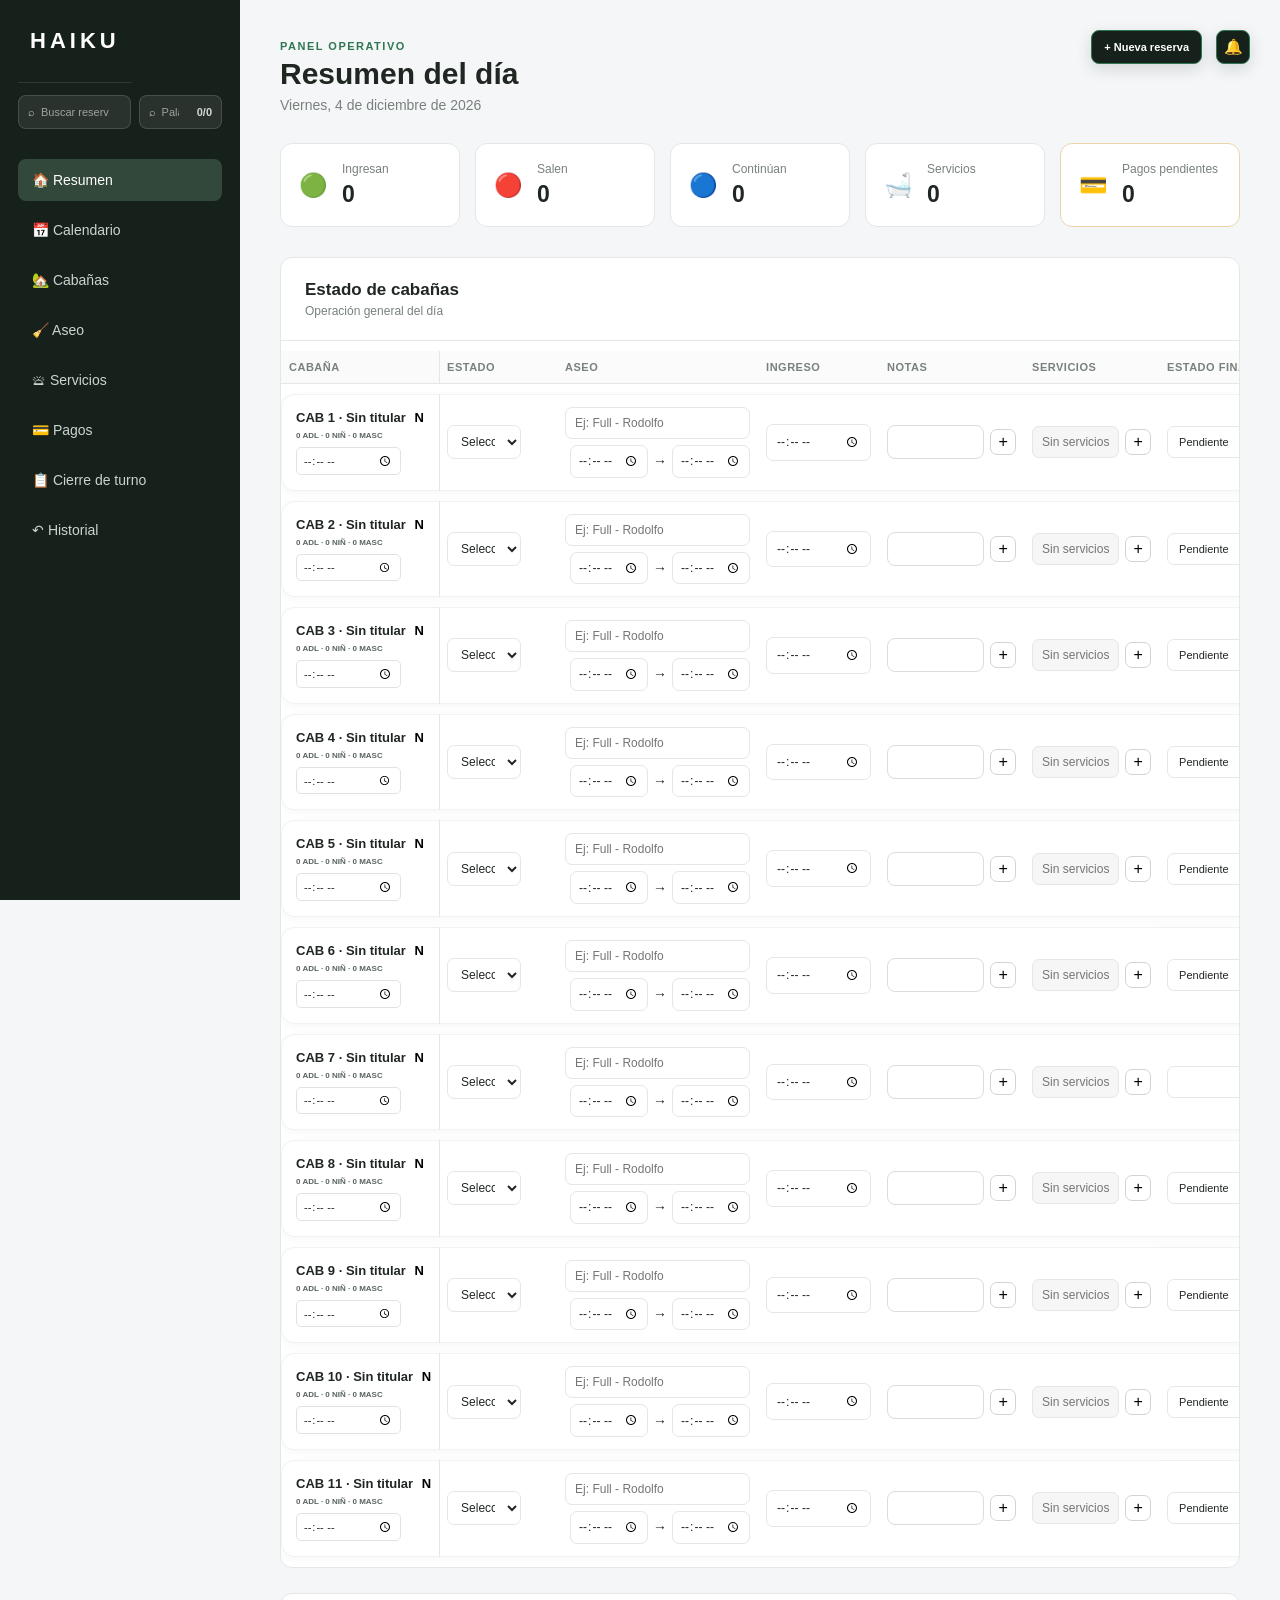
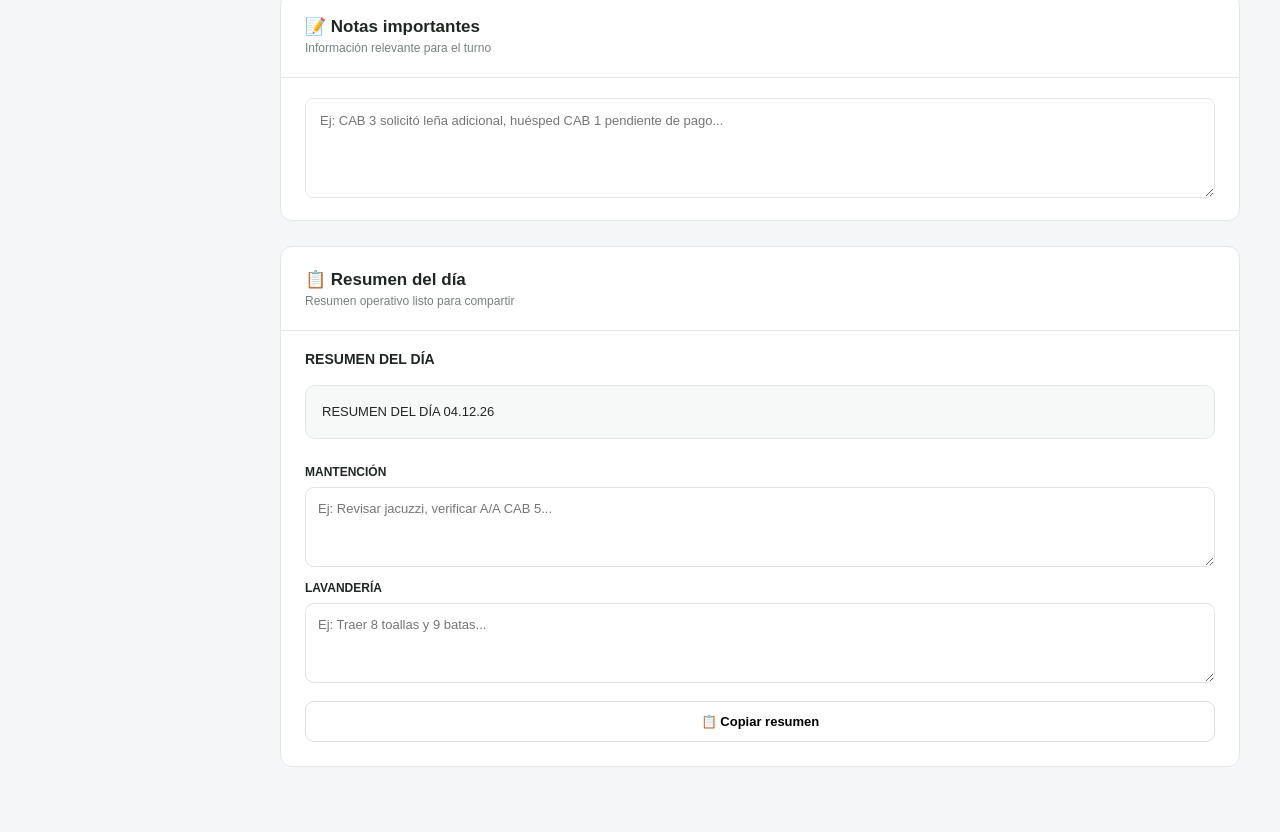
<file: index.html>
<!DOCTYPE html>
<html lang="es">

<head>
    <meta charset="UTF-8">
    <meta name="viewport" content="width=device-width, initial-scale=1.0">

    <title>Haiku</title>

    <link rel="stylesheet" href="css/styles.css">
</head>

<body>

    <!-- =========================
         BARRA LATERAL
    ========================== -->
    <aside class="sidebar">

    <div class="sidebar-superior">

    <div class="sidebar-fila-superior">

        <div class="logo">
            <h1>HAIKU</h1>
        </div>

        <button
    type="button"
    id="boton-nueva-reserva"
    class="boton-nueva-reserva"
>
    + Nueva reserva
</button>

        <button
            type="button"
            id="boton-notificaciones"
            class="boton-notificaciones"
            aria-label="Abrir notificaciones"
        >
            🔔

            <span
                id="contador-notificaciones"
                class="contador-notificaciones"
                hidden
            >
                0
            </span>
        </button>

    </div>


    <div class="busquedas-globales">

        <div class="busqueda-reservas-wrap">
            <span>⌕</span>

            <input
                type="search"
                id="busqueda-reservas"
                placeholder="Buscar reserva..."
                autocomplete="off"
            >

            <div
                id="resultados-busqueda-reservas"
                class="resultados-busqueda-reservas"
                hidden
            ></div>

        </div>


        <div class="busqueda-palabra-wrap">
            <span>⌕</span>

            <input
                type="search"
                id="busqueda-palabra"
                placeholder="Palabra clave..."
                autocomplete="off"
            >

            <span
            id="contador-busqueda-palabra"
            class="contador-busqueda-palabra"
            hidden
            >
            0/0 
            </span>

            <button
            type="button"
            id="busqueda-palabra-anterior"
            class="busqueda-palabra-nav"
            aria-label="Coincidencia anterior"
            hidden
            >
            ↑
            </button>

            <button
            type="button"
            id="busqueda-palabra-siguiente"
            class="busqueda-palabra-nav"
            aria-label="Coincidencia siguiente"
            hidden
            >
            ↓
            </button>

        </div>

    </div>

</div>

<div
    id="panel-notificaciones"
    class="panel-notificaciones"
    hidden
>
    <div class="panel-notificaciones-cabecera">

        <div>
            <strong>Notificaciones</strong>
            <span>Actividad del turno</span>
        </div>

        <button
            type="button"
            id="cerrar-notificaciones"
            class="cerrar-notificaciones"
            aria-label="Cerrar notificaciones"
        >
            ×
        </button>

    </div>

<div
    id="notificaciones-contenido"
    class="notificaciones-contenido"
></div>

</div>

    <nav class="menu">

        <button class="menu-item activo" data-seccion="resumen">
            🏠 Resumen
        </button>

        <button class="menu-item" data-seccion="calendario">
            📅 Calendario
        </button>

        <button class="menu-item" data-seccion="cabanas">
            🏡 Cabañas
        </button>

        <button class="menu-item" data-seccion="aseo">
            🧹 Aseo
        </button>

        <button class="menu-item" data-seccion="servicios">
            🛎 Servicios
        </button>

        <button class="menu-item" data-seccion="pagos">
        💳 Pagos
        </button>

        <button class="menu-item" data-seccion="cierre">
            📋 Cierre de turno
        </button>

        <button class="menu-item" data-seccion="historial">
            ↶ Historial
        </button>

    </nav>

</aside>


    <!-- =========================
         CONTENIDO PRINCIPAL
    ========================== -->
    <main class="contenido">
        
<!-- =========================
     SECCIÓN RESUMEN
========================== -->

<section id="seccion-resumen" class="seccion-app activa">

        <!-- CABECERA -->

        <header class="cabecera">

            <div>
                <p class="subtitulo">Panel operativo</p>
                <h2>Resumen del día</h2>
                <p id="fecha-actual">Sábado 15 de agosto de 2026</p>
            </div>

        </header>


<!-- =========================
     TARJETAS RESUMEN
========================== -->

<section class="resumen">

    <div class="tarjeta">
        <span>🟢</span>
        <div>
            <p>Ingresan</p>
            <strong id="contador-ingresan">3</strong>
        </div>
    </div>

    <div class="tarjeta">
        <span>🔴</span>
        <div>
            <p>Salen</p>
            <strong id="contador-salen">6</strong>
        </div>
    </div>

    <div class="tarjeta">
        <span>🔵</span>
        <div>
            <p>Continúan</p>
            <strong id="contador-continuan">2</strong>
        </div>
    </div>

    <div class="tarjeta">
        <span>🛁</span>
        <div>
            <p>Servicios</p>
            <strong id="contador-servicios">3</strong>
        </div>
    </div>

    <div class="tarjeta alerta">
        <span>💳</span>
        <div>
           <p>Pagos pendientes</p>
           <strong id="contador-pagos">0</strong>
        </div>
    </div>

</section>


        <!-- =========================
             MATRIZ DE CABAÑAS
        ========================== -->

<section class="panel">

    <div class="panel-titulo">
        <div>
            <h3>Estado de cabañas</h3>
            <p>Operación general del día</p>
        </div>
    </div>


            <div class="tabla-contenedor">

                <table>

                    <thead>
                        <tr>
                            <th>Cabaña</th>
                            <th>Estado</th>
                            <th>Aseo</th>
                            <th>Ingreso</th>
                            <th>Notas</th>
                            <th>Servicios</th>
                            <th>Estado final</th>
                        </tr>
                    </thead>

                    <tbody>

                       <tr data-cabana="1">

    <td class="info-cabana">

    <strong class="cabana-titular-linea">
    <button
    type="button"
    class="cabana-ficha-boton"
    data-ficha-cabana="1"
>
    CAB 1
</button>
<span>·</span>
    <span class="titular-cabana" data-titular-cabana="1">Sin titular</span>

    <button
        type="button"
        class="editar-titular"
        data-editar-titular="1"
        aria-label="Editar titular CAB 1"
    >✎</button>

    <span class="cabana-noches">
    <button
        type="button"
        class="editar-noches"
        data-editar-noches="1"
        aria-label="Editar noches CAB 1"
    >
        <span class="valor-noches" data-valor-noches="1"></span>N
    </button>
</span>
</strong>

    <div class="ocupacion-cabana">

        <label>
            <input
                type="number"
                id="cab1-adultos"
                class="campo-cabana"
                data-campo="adultos"
                min="0"
            >
            
        </label>

        <label>
            <input
                type="number"
                id="cab1-ninos"
                class="campo-cabana"
                data-campo="ninos"
                min="0"
            >
            
        </label>

        <label>
            <input
                type="number"
                id="cab1-mascotas"
                class="campo-cabana"
                data-campo="mascotas"
                min="0"
            >
            
        </label>

    </div>

    <label class="checkout-cabana">
    
    <input
        type="time"
        class="campo-cabana"
        data-campo="checkout"
    >
        </label>

</td>

    <td>

        <div class="estado-reserva-con-checkin">
        <select class="campo-cabana" data-campo="estado">

    <option value="">Seleccionar...</option>

    <option value="libre-libre">
        LIBRE / LIBRE
    </option>

    <option value="libre-ingresa">
        LIBRE / INGRESA
    </option>

    <option value="sale-libre">
        SALE / LIBRE
    </option>

    <option value="sale-ingresa">
        SALE / INGRESA
    </option>

    <option value="continua">
        CONTINÚA
    </option>

    <option value="bloqueada">
        BLOQUEADA
    </option>

    <option value="fullday">
    FULLDAY
</option>

</select>

<label class="checkin-cabana" title="Check-in realizado">
    <input
        type="checkbox"
        class="campo-cabana checkin-realizado"
        data-campo="checkinRealizado"
    >
   
</label>

</div>

    </td>

    <td class="celda-aseo">

    <div class="aseo-principal">

        <input
            type="text"
            class="campo-cabana campo-encargado-aseo"
            data-campo="aseo"
            placeholder="Ej: Full - Rodolfo"
        >

    </div>

    <div class="aseo-horarios">

    <input
        type="time"
        class="campo-cabana"
        data-campo="aseoIn"
    >

    <input
        type="time"
        class="campo-cabana"
        data-campo="aseoOut"
    >

</div>

</td>

<!-- NOTAS -->
<td class="celda-notas">
    <div
        class="nota-cabana"
        data-nota-cabana="1"
    ></div>
</td>

    <td>
        <input
            type="time"
            class="campo-cabana"
            data-campo="ingreso"
        >
    </td>

    <td>
    <div class="servicio-resumen-wrap">

        <input
    type="text"
    class="campo-cabana"
    data-campo="servicio"
    placeholder="Sin servicios"
    readonly
>

        <button
            type="button"
            class="servicio-resumen-agregar"
            data-agregar-servicio="1"
            title="Agregar servicio"
        >
            +
        </button>

    </div>
</td>

    <td class="celda-estado-final">

    <div class="estado-final-contenido">

        <select
            class="campo-cabana estado-final-select"
            data-campo="estadoFinal"
        >
            <option value="">Pendiente</option>
            <option value="LISTA">Lista</option>
            <option value="CON DETALLES">Con detalles</option>
        </select>

    </div>

</td>

</tr>

<tr data-cabana="2">

    <td class="info-cabana">

    <strong class="cabana-titular-linea">
    <button
    type="button"
    class="cabana-ficha-boton"
    data-ficha-cabana="2"
>
    CAB 2
</button>
<span>·</span>
    <span class="titular-cabana" data-titular-cabana="2">Sin titular</span>
    <button
        type="button"
        class="editar-titular"
        data-editar-titular="2"
        aria-label="Editar titular CAB 2"
    >✎</button>

     <span class="cabana-noches">
    <button
        type="button"
        class="editar-noches"
        data-editar-noches="2"
        aria-label="Editar noches CAB 2"
    >
        <span class="valor-noches" data-valor-noches="2"></span>N
    </button>
</strong>

    <div class="ocupacion-cabana">

        <label>
    <input
        type="number"
        id="cab2-adultos"
        class="campo-cabana"
        data-campo="adultos"
        min="0"
        aria-label="Adultos"
    >
</label>

        <label>
            <input
                type="number"
                id="cab2-ninos"
                class="campo-cabana"
                data-campo="ninos"
                min="0"
            >

        </label>

        <label>
            <input
                type="number"
                id="cab2-mascotas"
                class="campo-cabana"
                data-campo="mascotas"
                min="0"
            >
            
        </label>

    </div>

    <label class="checkout-cabana">
    
    <input
        type="time"
        class="campo-cabana"
        data-campo="checkout"
    >
        </label>

</td>

    <td>
        
        <div class="estado-reserva-con-checkin">

        <select class="campo-cabana" data-campo="estado">

    <option value="">Seleccionar...</option>

    <option value="libre-libre">
        LIBRE / LIBRE
    </option>

    <option value="libre-ingresa">
        LIBRE / INGRESA
    </option>

    <option value="sale-libre">
        SALE / LIBRE
    </option>

    <option value="sale-ingresa">
        SALE / INGRESA
    </option>

    <option value="continua">
        CONTINÚA
    </option>

    <option value="bloqueada">
        BLOQUEADA
    </option>

    <option value="fullday">
    FULLDAY
</option>

</select>

<label class="checkin-cabana" title="Check-in realizado">
    <input
        type="checkbox"
        class="campo-cabana checkin-realizado"
        data-campo="checkinRealizado"
    >
   
</label>

</div>

    </td>

    <td class="celda-aseo">

    <div class="aseo-principal">

        <input
            type="text"
            class="campo-cabana campo-encargado-aseo"
            data-campo="aseo"
            placeholder="Ej: Full - Rodolfo"
        >

    </div>

    <div class="aseo-horarios">

    <input
        type="time"
        class="campo-cabana"
        data-campo="aseoIn"
    >

    <input
        type="time"
        class="campo-cabana"
        data-campo="aseoOut"
    >

</div>

</td>

<!-- NOTAS -->
<td class="celda-notas">
    <div
        class="nota-cabana"
        data-nota-cabana="2"
    ></div>
</td>

    <td>
        <input
            type="time"
            class="campo-cabana"
            data-campo="ingreso"
        >
    </td>

    <td>
    <div class="servicio-resumen-wrap">

        <input
            type="text"
            class="campo-cabana"
            data-campo="servicio"
            placeholder="Sin servicios"
            readonly
        >

        <button
            type="button"
            class="servicio-resumen-agregar"
            data-agregar-servicio="2"
            title="Agregar servicio"
        >
            +
        </button>

    </div>
</td>

    <td class="celda-estado-final">

    <div class="estado-final-contenido">

        <select
            class="campo-cabana estado-final-select"
            data-campo="estadoFinal"
        >
            <option value="">Pendiente</option>
            <option value="LISTA">Lista</option>
            
            <option value="CON DETALLES">Con detalles</option>
        </select>

    </div>

</td>

</tr>

<tr data-cabana="3">

    <td class="info-cabana">

    <strong class="cabana-titular-linea">
    <button
    type="button"
    class="cabana-ficha-boton"
    data-ficha-cabana="3"
>
    CAB 3
</button>
<span>·</span>
    <span class="titular-cabana" data-titular-cabana="3">Sin titular</span>
    <button
        type="button"
        class="editar-titular"
        data-editar-titular="3"
        aria-label="Editar titular CAB 3"
    >✎</button>

     <span class="cabana-noches">
    <button
        type="button"
        class="editar-noches"
        data-editar-noches="3"
        aria-label="Editar noches CAB 3"
    >
        <span class="valor-noches" data-valor-noches="3"></span>N
    </button>
</strong>

    <div class="ocupacion-cabana">

        <label>
            <input
                type="number"
                id="cab3-adultos"
                class="campo-cabana"
                data-campo="adultos"
                min="0"
            >
            
        </label>

        <label>
            <input
                type="number"
                id="cab3-ninos"
                class="campo-cabana"
                data-campo="ninos"
                min="0"
            >
            
        </label>

        <label>
            <input
                type="number"
                id="cab3-mascotas"
                class="campo-cabana"
                data-campo="mascotas"
                min="0"
            >
            
        </label>

    </div>

    <label class="checkout-cabana">
    
    <input
        type="time"
        class="campo-cabana"
        data-campo="checkout"
    >
        </label>

</td>

    <td>

        <div class="estado-reserva-con-checkin">
        <select class="campo-cabana" data-campo="estado">

    <option value="">Seleccionar...</option>

    <option value="libre-libre">
        LIBRE / LIBRE
    </option>

    <option value="libre-ingresa">
        LIBRE / INGRESA
    </option>

    <option value="sale-libre">
        SALE / LIBRE
    </option>

    <option value="sale-ingresa">
        SALE / INGRESA
    </option>

    <option value="continua">
        CONTINÚA
    </option>

    <option value="bloqueada">
        BLOQUEADA
    </option>

    <option value="fullday">
    FULLDAY
</option>

</select>

<label class="checkin-cabana" title="Check-in realizado">
    <input
        type="checkbox"
        class="campo-cabana checkin-realizado"
        data-campo="checkinRealizado"
    >
   
</label>

</div>

    </td>

    <td class="celda-aseo">

    <div class="aseo-principal">

        <input
            type="text"
            class="campo-cabana campo-encargado-aseo"
            data-campo="aseo"
            placeholder="Ej: Full - Rodolfo"
        >

    </div>

    <div class="aseo-horarios">

    <input
        type="time"
        class="campo-cabana"
        data-campo="aseoIn"
    >

    <input
        type="time"
        class="campo-cabana"
        data-campo="aseoOut"
    >

</div>

</td>

<!-- NOTAS -->
<td class="celda-notas">
    <div
        class="nota-cabana"
        data-nota-cabana="3"
    ></div>
</td>

    <td>
        <input
            type="time"
            class="campo-cabana"
            data-campo="ingreso"
        >
    </td>

    <td>
    <div class="servicio-resumen-wrap">

        <input
            type="text"
            class="campo-cabana"
            data-campo="servicio"
            placeholder="Sin servicios"
            readonly
        >

        <button
            type="button"
            class="servicio-resumen-agregar"
            data-agregar-servicio="3"
            title="Agregar servicio"
        >
            +
        </button>

    </div>
</td>

    <td class="celda-estado-final">

    <div class="estado-final-contenido">

        <select
            class="campo-cabana estado-final-select"
            data-campo="estadoFinal"
        >
            <option value="">Pendiente</option>
            <option value="LISTA">Lista</option>
            
            <option value="CON DETALLES">Con detalles</option>
        </select>

    </div>

</td>

</tr>

<tr data-cabana="4">

    <td class="info-cabana">

    <strong class="cabana-titular-linea">
    <button
    type="button"
    class="cabana-ficha-boton"
    data-ficha-cabana="4"
>
    CAB 4
</button>
<span>·</span>
    <span class="titular-cabana" data-titular-cabana="4">Sin titular</span>
    <button
        type="button"
        class="editar-titular"
        data-editar-titular="4"
        aria-label="Editar titular CAB 4"
    >✎</button>

     <span class="cabana-noches">
    <button
        type="button"
        class="editar-noches"
        data-editar-noches="4"
        aria-label="Editar noches CAB 4"
    >
        <span class="valor-noches" data-valor-noches="4"></span>N
    </button>
</strong>

    <div class="ocupacion-cabana">

        <label>
            <input
                type="number"
                id="cab4-adultos"
                class="campo-cabana"
                data-campo="adultos"
                min="0"
            >
            
        </label>

        <label>
            <input
                type="number"
                id="cab4-ninos"
                class="campo-cabana"
                data-campo="ninos"
                min="0"
            >
            
        </label>

        <label>
            <input
                type="number"
                id="cab4-mascotas"
                class="campo-cabana"
                data-campo="mascotas"
                min="0"
            >
            
        </label>

    </div>

    <label class="checkout-cabana">
    
    <input
        type="time"
        class="campo-cabana"
        data-campo="checkout"
    >
        </label>

</td>

    <td>

        <div class="estado-reserva-con-checkin">
        <select class="campo-cabana" data-campo="estado">

    <option value="">Seleccionar...</option>

    <option value="libre-libre">
        LIBRE / LIBRE
    </option>

    <option value="libre-ingresa">
        LIBRE / INGRESA
    </option>

    <option value="sale-libre">
        SALE / LIBRE
    </option>

    <option value="sale-ingresa">
        SALE / INGRESA
    </option>

    <option value="continua">
        CONTINÚA
    </option>

    <option value="bloqueada">
        BLOQUEADA
    </option>

    <option value="fullday">
    FULLDAY
</option>

</select>

<label class="checkin-cabana" title="Check-in realizado">
    <input
        type="checkbox"
        class="campo-cabana checkin-realizado"
        data-campo="checkinRealizado"
    >
   
</label>

</div>

    </td>

    <td class="celda-aseo">

    <div class="aseo-principal">

        <input
            type="text"
            class="campo-cabana campo-encargado-aseo"
            data-campo="aseo"
            placeholder="Ej: Full - Rodolfo"
        >

    </div>

    <div class="aseo-horarios">

    <input
        type="time"
        class="campo-cabana"
        data-campo="aseoIn"
    >

    <input
        type="time"
        class="campo-cabana"
        data-campo="aseoOut"
    >

</div>

</td>

<!-- NOTAS -->
<td class="celda-notas">
    <div
        class="nota-cabana"
        data-nota-cabana="4"
    ></div>
</td>

    <td>
        <input
            type="time"
            class="campo-cabana"
            data-campo="ingreso"
        >
    </td>

    <td>
    <div class="servicio-resumen-wrap">

        <input
            type="text"
            class="campo-cabana"
            data-campo="servicio"
            placeholder="Sin servicios"
            readonly
        >

        <button
            type="button"
            class="servicio-resumen-agregar"
            data-agregar-servicio="4"
            title="Agregar servicio"
        >
            +
        </button>

    </div>
</td>

    <td class="celda-estado-final">

    <div class="estado-final-contenido">

        <select
            class="campo-cabana estado-final-select"
            data-campo="estadoFinal"
        >
            <option value="">Pendiente</option>
            <option value="LISTA">Lista</option>
            
            <option value="CON DETALLES">Con detalles</option>
        </select>

    </div>

</td>

</tr>

<tr data-cabana="5">

    <td class="info-cabana">

    <strong class="cabana-titular-linea">
    <button
    type="button"
    class="cabana-ficha-boton"
    data-ficha-cabana="5"
>
    CAB 5
</button>
<span>·</span>
    <span class="titular-cabana" data-titular-cabana="5">Sin titular</span>
    <button
        type="button"
        class="editar-titular"
        data-editar-titular="5"
        aria-label="Editar titular CAB 5"
    >✎</button>

     <span class="cabana-noches">
    <button
        type="button"
        class="editar-noches"
        data-editar-noches="5"
        aria-label="Editar noches CAB 5"
    >
        <span class="valor-noches" data-valor-noches="5"></span>N
    </button>
</strong>

    <div class="ocupacion-cabana">

        <label>
            <input
                type="number"
                id="cab5-adultos"
                class="campo-cabana"
                data-campo="adultos"
                min="0"
            >
            
        </label>

        <label>
            <input
                type="number"
                id="cab5-ninos"
                class="campo-cabana"
                data-campo="ninos"
                min="0"
            >
            
        </label>

        <label>
            <input
                type="number"
                id="cab5-mascotas"
                class="campo-cabana"
                data-campo="mascotas"
                min="0"
            >
            
        </label>

    </div>

    <label class="checkout-cabana">
    
    <input
        type="time"
        class="campo-cabana"
        data-campo="checkout"
    >
        </label>

</td>

    <td>

        <div class="estado-reserva-con-checkin">
        <select class="campo-cabana" data-campo="estado">

    <option value="">Seleccionar...</option>

    <option value="libre-libre">
        LIBRE / LIBRE
    </option>

    <option value="libre-ingresa">
        LIBRE / INGRESA
    </option>

    <option value="sale-libre">
        SALE / LIBRE
    </option>

    <option value="sale-ingresa">
        SALE / INGRESA
    </option>

    <option value="continua">
        CONTINÚA
    </option>

    <option value="bloqueada">
        BLOQUEADA
    </option>

    <option value="fullday">
    FULLDAY
</option>

</select>

<label class="checkin-cabana" title="Check-in realizado">
    <input
        type="checkbox"
        class="campo-cabana checkin-realizado"
        data-campo="checkinRealizado"
    >
   
</label>

</div>

    </td>

    <td class="celda-aseo">

    <div class="aseo-principal">

        <input
            type="text"
            class="campo-cabana campo-encargado-aseo"
            data-campo="aseo"
            placeholder="Ej: Full - Rodolfo"
        >

    </div>

    <div class="aseo-horarios">

    <input
        type="time"
        class="campo-cabana"
        data-campo="aseoIn"
    >

    <input
        type="time"
        class="campo-cabana"
        data-campo="aseoOut"
    >

</div>

</td>

<!-- NOTAS -->
<td class="celda-notas">
    <div
        class="nota-cabana"
        data-nota-cabana="5"
    ></div>
</td>

    <td>
        <input
            type="time"
            class="campo-cabana"
            data-campo="ingreso"
        >
    </td>

    <td>
    <div class="servicio-resumen-wrap">

        <input
            type="text"
            class="campo-cabana"
            data-campo="servicio"
            placeholder="Sin servicios"
            readonly
        >

        <button
            type="button"
            class="servicio-resumen-agregar"
            data-agregar-servicio="5"
            title="Agregar servicio"
        >
            +
        </button>

    </div>
</td>

    <td class="celda-estado-final">

    <div class="estado-final-contenido">

        <select
            class="campo-cabana estado-final-select"
            data-campo="estadoFinal"
        >
            <option value="">Pendiente</option>
            <option value="LISTA">Lista</option>
            
            <option value="CON DETALLES">Con detalles</option>
        </select>

    </div>

</td>

</tr>

<tr data-cabana="6">

    <td class="info-cabana">

    <strong class="cabana-titular-linea">
    <button
    type="button"
    class="cabana-ficha-boton"
    data-ficha-cabana="6"
>
    CAB 6
</button>
<span>·</span>
    <span class="titular-cabana" data-titular-cabana="6">Sin titular</span>
    <button
        type="button"
        class="editar-titular"
        data-editar-titular="6"
        aria-label="Editar titular CAB 6"
    >✎</button>

     <span class="cabana-noches">
    <button
        type="button"
        class="editar-noches"
        data-editar-noches="6"
        aria-label="Editar noches CAB 6"
    >
        <span class="valor-noches" data-valor-noches="6"></span>N
    </button>
</strong>

    <div class="ocupacion-cabana">

        <label>
            <input
                type="number"
                id="cab6-adultos"
                class="campo-cabana"
                data-campo="adultos"
                min="0"
            >
            
        </label>

        <label>
            <input
                type="number"
                id="cab6-ninos"
                class="campo-cabana"
                data-campo="ninos"
                min="0"
            >
            
        </label>

        <label>
            <input
                type="number"
                id="cab6-mascotas"
                class="campo-cabana"
                data-campo="mascotas"
                min="0"
            >
            
        </label>

    </div>

    <label class="checkout-cabana">
    
    <input
        type="time"
        class="campo-cabana"
        data-campo="checkout"
    >
        </label>

</td>

    <td>

        <div class="estado-reserva-con-checkin">
        <select class="campo-cabana" data-campo="estado">

    <option value="">Seleccionar...</option>

    <option value="libre-libre">
        LIBRE / LIBRE
    </option>

    <option value="libre-ingresa">
        LIBRE / INGRESA
    </option>

    <option value="sale-libre">
        SALE / LIBRE
    </option>

    <option value="sale-ingresa">
        SALE / INGRESA
    </option>

    <option value="continua">
        CONTINÚA
    </option>

    <option value="bloqueada">
        BLOQUEADA
    </option>

    <option value="fullday">
    FULLDAY
</option>

</select>

<label class="checkin-cabana" title="Check-in realizado">
    <input
        type="checkbox"
        class="campo-cabana checkin-realizado"
        data-campo="checkinRealizado"
    >
   
</label>

</div>

    </td>

    <td class="celda-aseo">

    <div class="aseo-principal">

        <input
            type="text"
            class="campo-cabana campo-encargado-aseo"
            data-campo="aseo"
            placeholder="Ej: Full - Rodolfo"
        >

    </div>

    <div class="aseo-horarios">

    <input
        type="time"
        class="campo-cabana"
        data-campo="aseoIn"
    >

    <input
        type="time"
        class="campo-cabana"
        data-campo="aseoOut"
    >

</div>

</td>

<!-- NOTAS -->
<td class="celda-notas">
    <div
        class="nota-cabana"
        data-nota-cabana="6"
    ></div>
</td>

    <td>
        <input
            type="time"
            class="campo-cabana"
            data-campo="ingreso"
        >
    </td>

    <td>
    <div class="servicio-resumen-wrap">

        <input
            type="text"
            class="campo-cabana"
            data-campo="servicio"
            placeholder="Sin servicios"
            readonly
        >

        <button
            type="button"
            class="servicio-resumen-agregar"
            data-agregar-servicio="6"
            title="Agregar servicio"
        >
            +
        </button>

    </div>
</td>

    <td class="celda-estado-final">

    <div class="estado-final-contenido">

        <select
            class="campo-cabana estado-final-select"
            data-campo="estadoFinal"
        >
            <option value="">Pendiente</option>
            <option value="LISTA">Lista</option>
            
            <option value="CON DETALLES">Con detalles</option>
        </select>

    </div>

</td>

</tr>

<tr data-cabana="7">

    <td class="info-cabana">

    <strong class="cabana-titular-linea">
    <button
    type="button"
    class="cabana-ficha-boton"
    data-ficha-cabana="7"
>
    CAB 7
</button>
<span>·</span>
    <span class="titular-cabana" data-titular-cabana="7">Sin titular</span>
    <button
        type="button"
        class="editar-titular"
        data-editar-titular="7"
        aria-label="Editar titular CAB 7"
    >✎</button>

     <span class="cabana-noches">
    <button
        type="button"
        class="editar-noches"
        data-editar-noches="7"
        aria-label="Editar noches CAB 7"
    >
        <span class="valor-noches" data-valor-noches="7"></span>N
    </button>
</strong>

    <div class="ocupacion-cabana">

        <label>
            <input
                type="number"
                id="cab7-adultos"
                class="campo-cabana"
                data-campo="adultos"
                min="0"
            >
            
        </label>

        <label>
            <input
                type="number"
                id="cab7-ninos"
                class="campo-cabana"
                data-campo="ninos"
                min="0"
            >
            
        </label>

        <label>
            <input
                type="number"
                id="cab7-mascotas"
                class="campo-cabana"
                data-campo="mascotas"
                min="0"
            >
            
        </label>

    </div>

    <label class="checkout-cabana">
    
    <input
        type="time"
        class="campo-cabana"
        data-campo="checkout"
    >
        </label>

</td>

    <td>

        <div class="estado-reserva-con-checkin">
        <select class="campo-cabana" data-campo="estado">

    <option value="">Seleccionar...</option>

    <option value="libre-libre">
        LIBRE / LIBRE
    </option>

    <option value="libre-ingresa">
        LIBRE / INGRESA
    </option>

    <option value="sale-libre">
        SALE / LIBRE
    </option>

    <option value="sale-ingresa">
        SALE / INGRESA
    </option>

    <option value="continua">
        CONTINÚA
    </option>

    <option value="bloqueada">
        BLOQUEADA
    </option>

    <option value="fullday">
    FULLDAY
</option>

</select>

<label class="checkin-cabana" title="Check-in realizado">
    <input
        type="checkbox"
        class="campo-cabana checkin-realizado"
        data-campo="checkinRealizado"
    >
   
</label>

</div>

    </td>

    <td class="celda-aseo">

    <div class="aseo-principal">

        <input
            type="text"
            class="campo-cabana campo-encargado-aseo"
            data-campo="aseo"
            placeholder="Ej: Full - Rodolfo"
        >

    </div>

    <div class="aseo-horarios">

    <input
        type="time"
        class="campo-cabana"
        data-campo="aseoIn"
    >

    <input
        type="time"
        class="campo-cabana"
        data-campo="aseoOut"
    >

</div>

</td>

<!-- NOTAS -->
<td class="celda-notas">
    <div
        class="nota-cabana"
        data-nota-cabana="7"
    ></div>
</td>

    <td>
        <input
            type="time"
            class="campo-cabana"
            data-campo="ingreso"
        >
    </td>

    <td>
    <div class="servicio-resumen-wrap">

        <input
            type="text"
            class="campo-cabana"
            data-campo="servicio"
            placeholder="Sin servicios"
            readonly
        >

        <button
            type="button"
            class="servicio-resumen-agregar"
            data-agregar-servicio="7"
            title="Agregar servicio"
        >
            +
        </button>

    </div>
</td>

    <td class="celda-estado-final">

    <div class="estado-final-contenido">

        <select
    class="campo-cabana estado-final-select"
    data-campo="estadoRevision"
>
    <option value="pendiente">Pendiente</option>
    <option value="lista">Lista</option>
    <option value="con-detalles">Con detalles</option>
</select>

    </div>

</td>

</tr>

<tr data-cabana="8">

    <td class="info-cabana">

    <strong class="cabana-titular-linea">
    <button
    type="button"
    class="cabana-ficha-boton"
    data-ficha-cabana="8"
>
    CAB 8
</button>
<span>·</span>
    <span class="titular-cabana" data-titular-cabana="8">Sin titular</span>
    <button
        type="button"
        class="editar-titular"
        data-editar-titular="8"
        aria-label="Editar titular CAB 8"
    >✎</button>

     <span class="cabana-noches">
    <button
        type="button"
        class="editar-noches"
        data-editar-noches="8"
        aria-label="Editar noches CAB 8"
    >
        <span class="valor-noches" data-valor-noches="8"></span>N
    </button>
</strong>

    <div class="ocupacion-cabana">

        <label>
            <input
                type="number"
                id="cab8-adultos"
                class="campo-cabana"
                data-campo="adultos"
                min="0"
            >
            
        </label>

        <label>
            <input
                type="number"
                id="cab8-ninos"
                class="campo-cabana"
                data-campo="ninos"
                min="0"
            >
            
        </label>

        <label>
            <input
                type="number"
                id="cab8-mascotas"
                class="campo-cabana"
                data-campo="mascotas"
                min="0"
            >
            
        </label>

    </div>

    <label class="checkout-cabana">
    
    <input
        type="time"
        class="campo-cabana"
        data-campo="checkout"
    >
        </label>

</td>

    <td>

        <div class="estado-reserva-con-checkin">
        <select class="campo-cabana" data-campo="estado">

    <option value="">Seleccionar...</option>

    <option value="libre-libre">
        LIBRE / LIBRE
    </option>

    <option value="libre-ingresa">
        LIBRE / INGRESA
    </option>

    <option value="sale-libre">
        SALE / LIBRE
    </option>

    <option value="sale-ingresa">
        SALE / INGRESA
    </option>

    <option value="continua">
        CONTINÚA
    </option>

    <option value="bloqueada">
        BLOQUEADA
    </option>

    <option value="fullday">
    FULLDAY
</option>

</select>

<label class="checkin-cabana" title="Check-in realizado">
    <input
        type="checkbox"
        class="campo-cabana checkin-realizado"
        data-campo="checkinRealizado"
    >
   
</label>

</div>

    </td>

    <td class="celda-aseo">

    <div class="aseo-principal">

        <input
            type="text"
            class="campo-cabana campo-encargado-aseo"
            data-campo="aseo"
            placeholder="Ej: Full - Rodolfo"
        >

    </div>

    <div class="aseo-horarios">

    <input
        type="time"
        class="campo-cabana"
        data-campo="aseoIn"
    >

    <input
        type="time"
        class="campo-cabana"
        data-campo="aseoOut"
    >

</div>

</td>

<!-- NOTAS -->
<td class="celda-notas">
    <div
        class="nota-cabana"
        data-nota-cabana="8"
    ></div>
</td>

    <td>
        <input
            type="time"
            class="campo-cabana"
            data-campo="ingreso"
        >
    </td>

    <td>
    <div class="servicio-resumen-wrap">

        <input
            type="text"
            class="campo-cabana"
            data-campo="servicio"
            placeholder="Sin servicios"
            readonly
        >

        <button
            type="button"
            class="servicio-resumen-agregar"
            data-agregar-servicio="8"
            title="Agregar servicio"
        >
            +
        </button>

    </div>
</td>

    <td class="celda-estado-final">

    <div class="estado-final-contenido">

        <select
            class="campo-cabana estado-final-select"
            data-campo="estadoFinal"
        >
            <option value="">Pendiente</option>
            <option value="LISTA">Lista</option>
            
            <option value="CON DETALLES">Con detalles</option>
        </select>

    </div>

</td>

</tr>

<tr data-cabana="9">

    <td class="info-cabana">

    <strong class="cabana-titular-linea">
    <button
    type="button"
    class="cabana-ficha-boton"
    data-ficha-cabana="9"
>
    CAB 9
</button>
<span>·</span>
    <span class="titular-cabana" data-titular-cabana="9">Sin titular</span>
    <button
        type="button"
        class="editar-titular"
        data-editar-titular="9"
        aria-label="Editar titular CAB 9"
    >✎</button>

     <span class="cabana-noches">
    <button
        type="button"
        class="editar-noches"
        data-editar-noches="9"
        aria-label="Editar noches CAB 9"
    >
        <span class="valor-noches" data-valor-noches="9"></span>N
    </button>
</strong>

    <div class="ocupacion-cabana">

        <label>
            <input
                type="number"
                id="cab9-adultos"
                class="campo-cabana"
                data-campo="adultos"
                min="0"
            >
            
        </label>

        <label>
            <input
                type="number"
                id="cab9-ninos"
                class="campo-cabana"
                data-campo="ninos"
                min="0"
            >
            
        </label>

        <label>
            <input
                type="number"
                id="cab9-mascotas"
                class="campo-cabana"
                data-campo="mascotas"
                min="0"
            >
            
        </label>

    </div>

    <label class="checkout-cabana">
    
    <input
        type="time"
        class="campo-cabana"
        data-campo="checkout"
    >
        </label>

</td>

    <td>

        <div class="estado-reserva-con-checkin">
        <select class="campo-cabana" data-campo="estado">

    <option value="">Seleccionar...</option>

    <option value="libre-libre">
        LIBRE / LIBRE
    </option>

    <option value="libre-ingresa">
        LIBRE / INGRESA
    </option>

    <option value="sale-libre">
        SALE / LIBRE
    </option>

    <option value="sale-ingresa">
        SALE / INGRESA
    </option>

    <option value="continua">
        CONTINÚA
    </option>

    <option value="bloqueada">
        BLOQUEADA
    </option>

    <option value="fullday">
    FULLDAY
</option>

</select>

<label class="checkin-cabana" title="Check-in realizado">
    <input
        type="checkbox"
        class="campo-cabana checkin-realizado"
        data-campo="checkinRealizado"
    >
   
</label>

</div>

    </td>

    <td class="celda-aseo">

    <div class="aseo-principal">

        <input
            type="text"
            class="campo-cabana campo-encargado-aseo"
            data-campo="aseo"
            placeholder="Ej: Full - Rodolfo"
        >

    </div>

    <div class="aseo-horarios">

    <input
        type="time"
        class="campo-cabana"
        data-campo="aseoIn"
    >

    <input
        type="time"
        class="campo-cabana"
        data-campo="aseoOut"
    >

</div>

</td>

<!-- NOTAS -->
<td class="celda-notas">
    <div
        class="nota-cabana"
        data-nota-cabana="9"
    ></div>
</td>

    <td>
        <input
            type="time"
            class="campo-cabana"
            data-campo="ingreso"
        >
    </td>

    <td>
    <div class="servicio-resumen-wrap">

        <input
            type="text"
            class="campo-cabana"
            data-campo="servicio"
            placeholder="Sin servicios"
            readonly
        >

        <button
            type="button"
            class="servicio-resumen-agregar"
            data-agregar-servicio="9"
            title="Agregar servicio"
        >
            +
        </button>

    </div>
</td>

    <td class="celda-estado-final">

    <div class="estado-final-contenido">

        <select
            class="campo-cabana estado-final-select"
            data-campo="estadoFinal"
        >
            <option value="">Pendiente</option>
            <option value="LISTA">Lista</option>
            
            <option value="CON DETALLES">Con detalles</option>
        </select>

    </div>

</td>

</tr>

<tr data-cabana="10">

    <td class="info-cabana">

    <strong class="cabana-titular-linea">
    <button
    type="button"
    class="cabana-ficha-boton"
    data-ficha-cabana="10"
>
    CAB 10
</button>
<span>·</span>
    <span class="titular-cabana" data-titular-cabana="10">Sin titular</span>
    <button
        type="button"
        class="editar-titular"
        data-editar-titular="10"
        aria-label="Editar titular CAB 10"
    >✎</button>

     <span class="cabana-noches">
    <button
        type="button"
        class="editar-noches"
        data-editar-noches="10"
        aria-label="Editar noches CAB 10"
    >
        <span class="valor-noches" data-valor-noches="10"></span>N
    </button>
</strong>

    <div class="ocupacion-cabana">

        <label>
            <input
                type="number"
                id="cab10-adultos"
                class="campo-cabana"
                data-campo="adultos"
                min="0"
            >
            
        </label>

        <label>
            <input
                type="number"
                id="cab10-ninos"
                class="campo-cabana"
                data-campo="ninos"
                min="0"
            >
            
        </label>

        <label>
            <input
                type="number"
                id="cab10-mascotas"
                class="campo-cabana"
                data-campo="mascotas"
                min="0"
            >
            
        </label>

    </div>

    <label class="checkout-cabana">
    
    <input
        type="time"
        class="campo-cabana"
        data-campo="checkout"
    >
        </label>

</td>

    <td>

        <div class="estado-reserva-con-checkin">
        <select class="campo-cabana" data-campo="estado">

    <option value="">Seleccionar...</option>

    <option value="libre-libre">
        LIBRE / LIBRE
    </option>

    <option value="libre-ingresa">
        LIBRE / INGRESA
    </option>

    <option value="sale-libre">
        SALE / LIBRE
    </option>

    <option value="sale-ingresa">
        SALE / INGRESA
    </option>

    <option value="continua">
        CONTINÚA
    </option>

    <option value="bloqueada">
        BLOQUEADA
    </option>

    <option value="fullday">
    FULLDAY
</option>

</select>

<label class="checkin-cabana" title="Check-in realizado">
    <input
        type="checkbox"
        class="campo-cabana checkin-realizado"
        data-campo="checkinRealizado"
    >
   
</label>

</div>

    </td>

    <td class="celda-aseo">

    <div class="aseo-principal">

        <input
            type="text"
            class="campo-cabana campo-encargado-aseo"
            data-campo="aseo"
            placeholder="Ej: Full - Rodolfo"
        >

    </div>

    <div class="aseo-horarios">

    <input
        type="time"
        class="campo-cabana"
        data-campo="aseoIn"
    >

    <input
        type="time"
        class="campo-cabana"
        data-campo="aseoOut"
    >

</div>

</td>

<!-- NOTAS -->
<td class="celda-notas">
    <div
        class="nota-cabana"
        data-nota-cabana="10"
    ></div>
</td>

    <td>
        <input
            type="time"
            class="campo-cabana"
            data-campo="ingreso"
        >
    </td>

    <td>
    <div class="servicio-resumen-wrap">

        <input
            type="text"
            class="campo-cabana"
            data-campo="servicio"
            placeholder="Sin servicios"
            readonly
        >

        <button
            type="button"
            class="servicio-resumen-agregar"
            data-agregar-servicio="10"
            title="Agregar servicio"
        >
            +
        </button>

    </div>
</td>

    <td class="celda-estado-final">

    <div class="estado-final-contenido">

        <select
            class="campo-cabana estado-final-select"
            data-campo="estadoFinal"
        >
            <option value="">Pendiente</option>
            <option value="LISTA">Lista</option>
            
            <option value="CON DETALLES">Con detalles</option>
        </select>

    </div>

</td>

</tr>

<tr data-cabana="11">

    <td class="info-cabana">

    <strong class="cabana-titular-linea">
    <button
    type="button"
    class="cabana-ficha-boton"
    data-ficha-cabana="11"
>
    CAB 11
</button>
<span>·</span>
    <span class="titular-cabana" data-titular-cabana="11">Sin titular</span>
    <button
        type="button"
        class="editar-titular"
        data-editar-titular="11"
        aria-label="Editar titular CAB 11"
    >✎</button>

     <span class="cabana-noches">
    <button
        type="button"
        class="editar-noches"
        data-editar-noches="11"
        aria-label="Editar noches CAB 11"
    >
        <span class="valor-noches" data-valor-noches="11"></span>N
    </button>
</strong>

    <div class="ocupacion-cabana">

        <label>
            <input
                type="number"
                id="cab11-adultos"
                class="campo-cabana"
                data-campo="adultos"
                min="0"
            >
            
        </label>

        <label>
            <input
                type="number"
                id="cab11-ninos"
                class="campo-cabana"
                data-campo="ninos"
                min="0"
            >
            
        </label>

        <label>
            <input
                type="number"
                id="cab11-mascotas"
                class="campo-cabana"
                data-campo="mascotas"
                min="0"
            >
            
        </label>

    </div>

    <label class="checkout-cabana">
    
    <input
        type="time"
        class="campo-cabana"
        data-campo="checkout"
    >
        </label>

</td>

    <td>

        <div class="estado-reserva-con-checkin">
        <select class="campo-cabana" data-campo="estado">

    <option value="">Seleccionar...</option>

    <option value="libre-libre">
        LIBRE / LIBRE
    </option>

    <option value="libre-ingresa">
        LIBRE / INGRESA
    </option>

    <option value="sale-libre">
        SALE / LIBRE
    </option>

    <option value="sale-ingresa">
        SALE / INGRESA
    </option>

    <option value="continua">
        CONTINÚA
    </option>

    <option value="bloqueada">
        BLOQUEADA
    </option>

    <option value="fullday">
    FULLDAY
</option>

</select>

<label class="checkin-cabana" title="Check-in realizado">
    <input
        type="checkbox"
        class="campo-cabana checkin-realizado"
        data-campo="checkinRealizado"
    >
   
</label>

</div>

    </td>

    <td class="celda-aseo">

    <div class="aseo-principal">

        <input
            type="text"
            class="campo-cabana campo-encargado-aseo"
            data-campo="aseo"
            placeholder="Ej: Full - Rodolfo"
        >

    </div>

    <div class="aseo-horarios">

    <input
        type="time"
        class="campo-cabana"
        data-campo="aseoIn"
    >

    <input
        type="time"
        class="campo-cabana"
        data-campo="aseoOut"
    >

</div>

</td>

<!-- NOTAS -->
<td class="celda-notas">
    <div
        class="nota-cabana"
        data-nota-cabana="11"
    ></div>
</td>

    <td>
        <input
            type="time"
            class="campo-cabana"
            data-campo="ingreso"
        >
    </td>

    <td>
    <div class="servicio-resumen-wrap">

        <input
            type="text"
            class="campo-cabana"
            data-campo="servicio"
            placeholder="Sin servicios"
            readonly
        >

        <button
            type="button"
            class="servicio-resumen-agregar"
            data-agregar-servicio="11"
            title="Agregar servicio"
        >
            +
        </button>

    </div>
</td>

    <td class="celda-estado-final">

    <div class="estado-final-contenido">

        <select
            class="campo-cabana estado-final-select"
            data-campo="estadoFinal"
        >
            <option value="">Pendiente</option>
            <option value="LISTA">Lista</option>
            
            <option value="CON DETALLES">Con detalles</option>
        </select>

    </div>

</td>

</tr>


                    </tbody>

                </table>

            </div>

        </section>

        <!-- =========================
        PANEL AGREGAR NOTA
        ========================== -->

<div id="panel-agregar-nota">

    <div class="panel-nota">

        <div class="panel-nota-cabecera">

            <div>
                <p class="subtitulo">NOTA OPERATIVA</p>
                <h3>Agregar nota</h3>
            </div>

            <button
                type="button"
                id="cerrar-panel-nota"
                class="boton-cerrar-nota"
            >
                ×
            </button>

        </div>


        <label class="campo-nota" style="display: none;">
            Cabaña

            <select id="nota-cabana">

                <option value="">
                    General
                </option>

                <option value="1">CAB 1</option>
                <option value="2">CAB 2</option>
                <option value="3">CAB 3</option>
                <option value="4">CAB 4</option>
                <option value="5">CAB 5</option>
                <option value="6">CAB 6</option>
                <option value="7">CAB 7</option>
                <option value="8">CAB 8</option>
                <option value="9">CAB 9</option>
                <option value="10">CAB 10</option>
                <option value="11">CAB 11</option>

            </select>
        </label>


        <label class="campo-nota">
            Nota

            <textarea
                id="nota-texto"
                placeholder="Ej: Agregar 2 batas&#10;Sacar alfombra&#10;Preparar cama adicional"
            ></textarea>
        </label>


        <div class="panel-nota-acciones">

            <button
                type="button"
                id="cancelar-nota"
                class="boton-secundario"
            >
                Cancelar
            </button>

            <button
                type="button"
                id="guardar-nota"
                class="boton-principal"
            >
                Guardar nota
            </button>

        </div>

    </div>

</div>


        <!-- =========================
             NOTAS IMPORTANTES
        ========================== -->

        <section class="panel notas">

            <div class="panel-titulo">
                <div>
                    <h3>📝 Notas importantes</h3>
                    <p>Información relevante para el turno</p>
                </div>
            </div>

            <textarea
               id="notas-dia"
               placeholder="Ej: CAB 3 solicitó leña adicional, huésped CAB 1 pendiente de pago..."
            ></textarea>

                </section>

        <!-- =========================
     RESUMEN DEL DÍA
========================= -->

<section class="panel resumen-dia-panel">

    <div class="panel-titulo">
        <div>
            <h3>📋 Resumen del día</h3>
            <p>Resumen operativo listo para compartir</p>
        </div>
    </div>

    <div class="resumen-dia-contenido">

        <h4 id="resumen-dia-fecha">RESUMEN DEL DÍA</h4>

        <div id="resumen-dia-texto">
            Aquí aparecerá automáticamente el resumen del turno.
        </div>

        <div class="resumen-dia-manual">

            <label for="resumen-mantencion">MANTENCIÓN</label>
            <textarea
                id="resumen-mantencion"
                placeholder="Ej: Revisar jacuzzi, verificar A/A CAB 5..."
            ></textarea>

            <label for="resumen-lavanderia">LAVANDERÍA</label>
            <textarea
                id="resumen-lavanderia"
                placeholder="Ej: Traer 8 toallas y 9 batas..."
            ></textarea>

        </div>

        <button type="button" id="copiar-resumen-dia">
            📋 Copiar resumen
        </button>

    </div>

</section>

    </section>

    <!-- ======================================== -->
<!-- FICHA RÁPIDA DE RESERVA -->
<!-- ======================================== -->

<div
    id="ficha-reserva-modal"
    class="ficha-reserva-modal"
    hidden
>

    <div class="ficha-reserva">

        <!-- ================================= -->
        <!-- CABECERA -->
        <!-- ================================= -->

        <div class="ficha-reserva-cabecera">

            <div>
                <h2 class="ficha-reserva-titulo">
                    <span id="ficha-reserva-cabana">CAB 5</span>
                    <span>·</span>
                    <span id="ficha-reserva-titular">
                        Roberto Sepúlveda
                    </span>
                </h2>

                <p
                    id="ficha-reserva-acompanante-principal"
                    class="ficha-reserva-subtitulo"
                >
                    Acompañante principal: Andrea Soto
                </p>
            </div>

            <button
                type="button"
                id="ficha-reserva-cerrar"
                class="ficha-reserva-cerrar"
                aria-label="Cerrar ficha"
            >
                ×
            </button>

        </div>


        <!-- ================================= -->
        <!-- RESERVA -->
        <!-- ================================= -->

        <section class="ficha-bloque ficha-estancia">

    <div class="ficha-estancia-id">
        <span>Reserva ID</span>
        <strong id="ficha-reserva-id">
            R-20260825-5-1
        </strong>
    </div>

    <div class="ficha-estancia-fechas">

        <span>
            Ingreso
            <strong id="ficha-reserva-ingreso">
                24-08-26
            </strong>
        </span>

        <span>
            Salida
            <strong id="ficha-reserva-salida">
                25-08-26
            </strong>
        </span>

    </div>

    <div class="ficha-estancia-inferior">

        <div class="ficha-noches-con-edicion">

    <span
        id="ficha-reserva-noches"
        class="ficha-noches"
    >
        1 noche
    </span>

    <button
        type="button"
        class="ficha-editar-boton ficha-editar-noches"
        aria-label="Editar noches"
        title="Editar noches"
    >
        ✎
    </button>

</div>

        <div class="ficha-estado-control">

    <span
        id="ficha-reserva-estado"
        class="ficha-estado"
    >
        ● Pendiente
    </span>

    <button
        type="button"
        id="ficha-estado-desplegar"
        class="ficha-estado-desplegar"
        aria-label="Cambiar estado de la reserva"
        aria-expanded="false"
        title="Cambiar estado"
    >
        <span class="ficha-estado-flecha"></span>
    </button>


    <div
        id="ficha-estado-menu"
        class="ficha-estado-menu"
        hidden
    >

        <button
            type="button"
            data-ficha-estado-opcion="confirmada"
        >
            Confirmada
        </button>

        <button
            type="button"
            data-ficha-estado-opcion="confirmacion-pendiente"
        >
            Confirmación pendiente
        </button>

        <button
            type="button"
            data-ficha-estado-opcion="cancelada"
        >
            Cancelada
        </button>

        <button
            type="button"
            data-ficha-estado-opcion="hospedado"
            class="ficha-estado-opcion-funcional"
        >
            Hospedado
        </button>

        <button
            type="button"
            data-ficha-estado-opcion="checked-out"
        >
            Checked Out
        </button>

        <button
            type="button"
            data-ficha-estado-opcion="no-show"
        >
            No-Show
        </button>

    </div>

</div>

    </div>

</section>


        <!-- ================================= -->
        <!-- HUÉSPEDES -->
        <!-- ================================= -->

        <section class="ficha-bloque">

            <div class="ficha-bloque-cabecera">

    <h3 class="ficha-bloque-titulo">
        ♙ HUÉSPEDES
    </h3>

    <div class="ficha-ocupacion-resumen">

        <span id="ficha-reserva-ocupacion">
            0 ADL · 0 NIÑ · 0 MASC
        </span>

        <button
            type="button"
            class="ficha-editar-boton ficha-editar-ocupacion"
            aria-label="Editar ocupación"
            title="Editar adultos, niños y mascotas"
        >
            ✎
        </button>

    </div>

</div>

            <div class="ficha-huespedes-grid">

                <div
    id="ficha-reserva-huespedes"
    class="ficha-huespedes-lista"
>

    <div class="ficha-huesped-fila">
    <strong>Titular</strong>

    <div class="ficha-dato-con-edicion">

        <span id="ficha-huesped-titular">
            Sin titular
        </span>

        <button
            type="button"
            class="ficha-editar-boton ficha-editar-titular"
            aria-label="Editar titular"
            title="Editar titular"
        >
            ✎
        </button>

    </div>
</div>


    <div
    class="ficha-huesped-fila ficha-acompanante-fila"
    data-acompanante-fila="1"
>
    <strong>Acompañante 1</strong>

    <input
        type="text"
        id="ficha-acompanante-1"
        class="ficha-dato-editable"
        placeholder="Agregar nombre"
    >
</div>


    <div
    class="ficha-huesped-fila ficha-acompanante-fila"
    data-acompanante-fila="2"
>
    <strong>Acompañante 2</strong>

    <input
        type="text"
        id="ficha-acompanante-2"
        class="ficha-dato-editable"
        placeholder="Agregar nombre"
    >
</div>


<div
    class="ficha-huesped-fila ficha-acompanante-fila"
    data-acompanante-fila="3"
>
    <strong>Acompañante 3</strong>

    <input
        type="text"
        id="ficha-acompanante-3"
        class="ficha-dato-editable"
        placeholder="Agregar nombre"
    >
</div>


 <div
    class="ficha-huesped-fila ficha-acompanante-fila"
    data-acompanante-fila="4"
>
    <strong>Acompañante 4</strong>

    <input
        type="text"
        id="ficha-acompanante-4"
        class="ficha-dato-editable"
        placeholder="Agregar nombre"
    >
</div>

<div
    class="ficha-huesped-fila ficha-acompanante-fila"
    data-acompanante-fila="5"
>
    <strong>Acompañante 5</strong>

    <input
        type="text"
        id="ficha-acompanante-5"
        class="ficha-dato-editable"
        placeholder="Agregar nombre"
    >
</div>

</div>


                <div class="ficha-contacto">

                    <div>
                        <span>RUT titular</span>

                        <input
                        type="text"
                        id="ficha-reserva-rut"
                        class="ficha-dato-editable ficha-contacto-editable"
                        placeholder="Agregar RUT"
                        >
                    </div>

                    <div>
                        <span>Teléfono</span>

                        <input
                        type="tel"
                        id="ficha-reserva-telefono"
                        class="ficha-dato-editable ficha-contacto-editable"
                        placeholder="+56 9..."
                    >
                    </div>

                </div>

            </div>

        </section>


        <!-- ================================= -->
        <!-- SERVICIOS -->
        <!-- ================================= -->

        <section class="ficha-bloque">

            <h3 class="ficha-bloque-titulo">
                ♨ SERVICIOS
            </h3>

            <div class="ficha-servicios-columnas">

                <!-- PROGRAMADOS -->

                <div class="ficha-servicios-columna">

                    <div class="ficha-servicios-encabezado">
                        <span>PROGRAMADOS</span>
                        <strong id="ficha-servicios-programados-contador">
                            0
                        </strong>
                    </div>

                    <div id="ficha-servicios-programados">
                    </div>

                </div>


                <!-- REALIZADOS -->

                <div class="ficha-servicios-columna">

                    <div class="ficha-servicios-encabezado">
                        <span>REALIZADOS</span>
                        <strong id="ficha-servicios-realizados-contador">
                            0
                        </strong>
                    </div>

                    <div id="ficha-servicios-realizados">
                    </div>

                </div>


                <!-- PENDIENTES -->

                <div class="ficha-servicios-columna">

                    <div class="ficha-servicios-encabezado">
                        <span>PENDIENTES</span>
                        <strong id="ficha-servicios-pendientes-contador">
                            0
                        </strong>
                    </div>

                    <div id="ficha-servicios-pendientes">
                    </div>

                </div>

            </div>

        </section>

        <!-- ================================= -->
        <!-- PAGOS -->
        <!-- ================================= -->

        <section class="ficha-bloque">

            <h3 class="ficha-bloque-titulo">
                💳 PAGOS
            </h3>

            <div class="ficha-pagos">

                <div>
                    <span>Total reserva</span>
                    <strong id="ficha-pago-total">
                        $0
                    </strong>
                </div>

                <div>
                    <span>Abono</span>
                    <strong id="ficha-pago-abono">
                        $0
                    </strong>
                </div>

                <div>
                    <span>Saldo</span>
                    <strong id="ficha-pago-saldo">
                        $0
                    </strong>
                </div>

                <div>
                    <span>Servicios pendientes</span>
                    <strong id="ficha-pago-servicios">
                        $0
                    </strong>
                </div>

            </div>

        </section>


        <!-- ================================= -->
        <!-- SOLICITUDES -->
        <!-- ================================= -->

        <section class="ficha-bloque">

            <div class="ficha-bloque-cabecera">

                <h3 class="ficha-bloque-titulo">
                    💬 SOLICITUDES
                </h3>

                <span
                    id="ficha-solicitudes-contador"
                    class="ficha-pendientes-badge"
                >
                    0 pendientes
                </span>

            </div>

            <div
                id="ficha-reserva-solicitudes"
                class="ficha-solicitudes"
            >
                Sin solicitudes pendientes.
            </div>

        </section>


        <!-- ================================= -->
        <!-- NOTAS -->
        <!-- ================================= -->

        <section class="ficha-bloque">

            <h3 class="ficha-bloque-titulo">
                🗒 NOTAS
            </h3>

            <div
                id="ficha-reserva-notas"
                class="ficha-notas"
            >
                Sin notas registradas.
            </div>

        </section>


        <!-- ================================= -->
        <!-- HISTORIAL -->
        <!-- ================================= -->

        <button
            type="button"
            id="ficha-reserva-historial"
            class="ficha-historial"
        >
            ↶ Ver historial
        </button>

        <div class="ficha-reserva-acciones">

    <button
        type="button"
        id="ficha-reserva-editar"
        class="ficha-accion-editar"
    >
        ✎ Editar reserva
    </button>

</div>

    </div>

</div>

    <!-- ========================================
     MODAL AGREGAR SERVICIO DESDE RESUMEN
======================================== -->

<div id="resumen-servicio-modal" class="resumen-servicio-modal" hidden>

    <div class="resumen-servicio-modal-contenido">

        <div class="resumen-servicio-modal-cabecera">
            <div>
                <span class="resumen-servicio-eyebrow">
                    SERVICIO
                </span>

                <h3 id="resumen-servicio-titulo">
                    Agregar servicio
                </h3>
            </div>

            <button
                type="button"
                id="resumen-servicio-cerrar"
                class="resumen-servicio-cerrar"
            >
                ×
            </button>
        </div>

        <div class="resumen-servicio-campo">
            <label>Cabaña</label>

            <input
                type="text"
                id="resumen-servicio-cabana"
                readonly
            >
        </div>

        <div class="resumen-servicio-campo">
            <label>Servicio / producto</label>

            <select id="resumen-servicio-producto">
                <option value="">Seleccionar servicio</option>
            </select>
        </div>

        <div class="resumen-servicio-campo">
            <label>Cantidad</label>

            <input
                type="number"
                id="resumen-servicio-cantidad"
                min="1"
                value="1"
            >
        </div>

<!-- AQUÍ PEGAS PRECIO JACUZZI -->

<div
    id="resumen-servicio-precio-manual-wrap"
    class="resumen-servicio-campo"
    hidden
>
    <label>Precio Jacuzzi</label>

    <input
        type="number"
        id="resumen-servicio-precio-manual"
        min="0"
        step="1000"
        placeholder="Ej: 40000"
    >
</div>

        <div class="resumen-servicio-cobro">
            <span>Cobro</span>

            <label>
                <input
                    type="radio"
                    name="resumen-servicio-tipo-cobro"
                    value="normal"
                    checked
                >
                Normal
            </label>

            <label>
                <input
                    type="radio"
                    name="resumen-servicio-tipo-cobro"
                    value="cortesia"
                >
                🎁 Cortesía
            </label>
        </div>

        <div
            id="resumen-servicio-programacion"
            class="resumen-servicio-programacion"
            hidden
        >

            <div class="resumen-servicio-campo">
                <label>Fecha</label>

                <input
                    type="date"
                    id="resumen-servicio-fecha"
                >
            </div>

            <div class="resumen-servicio-campo">
                <label>Hora</label>

                <input
                    type="time"
                    id="resumen-servicio-hora"
                >
            </div>

        </div>

        <div class="resumen-servicio-total">
            <span>Total</span>
            <strong id="resumen-servicio-total">$0</strong>
        </div>

        <div class="resumen-servicio-acciones">

            <button
                type="button"
                id="resumen-servicio-guardar"
            >
                Guardar servicio
            </button>

            <button
                type="button"
                id="resumen-servicio-cancelar"
            >
                Cancelar
            </button>

        </div>

    </div>

</div>

    <!-- =========================
         SECCIÓN CALENDARIO
    ========================== -->

    <section id="seccion-calendario" class="seccion-app">

        <header class="cabecera calendario-cabecera-principal">

            <div>
                <p class="subtitulo">Planificación</p>
                <h2>Calendario</h2>
                <p class="texto-secundario">
                    Selecciona un día para revisar o preparar el turno.
                </p>
            </div>

            <button
                type="button"
                id="activar-bloqueo-calendario"
                class="calendario-bloqueo-boton"
                aria-pressed="false"
            >
                Bloquear fechas
            </button>

        </header>

        <div
            id="calendario-bloqueo-ayuda"
            class="calendario-bloqueo-ayuda"
            hidden
        >
            Selecciona la fecha inicial del bloqueo.
        </div>

        <section class="panel calendario-panel">

            <div class="calendario-cabecera">

                <button id="mes-anterior" class="boton-calendario">
                    ←
                </button>

                <h3 id="titulo-mes">
                    Agosto 2026
                </h3>

                <button id="mes-siguiente" class="boton-calendario">
                    →
                </button>

            </div>

            <div class="dias-semana">
                <span>Lun</span>
                <span>Mar</span>
                <span>Mié</span>
                <span>Jue</span>
                <span>Vie</span>
                <span>Sáb</span>
                <span>Dom</span>
            </div>

            <div id="calendario-grid" class="calendario-grid">
                <!-- JavaScript generará los días aquí -->
            </div>

        </section>

    </section>

    <!-- =========================
         CALENDARIO · SELECCIÓN DE BLOQUEO
    ========================== -->

    <div
        id="modal-bloqueo-calendario"
        class="modal-bloqueo-calendario"
        hidden
    >

        <section
            class="bloqueo-calendario-card"
            role="dialog"
            aria-modal="true"
            aria-labelledby="bloqueo-calendario-titulo"
        >

            <header class="bloqueo-calendario-header">

                <div>
                    <span>CALENDARIO</span>
                    <h3 id="bloqueo-calendario-titulo">
                        Bloquear fechas
                    </h3>
                </div>

                <button
                    type="button"
                    id="cerrar-bloqueo-calendario"
                    class="cerrar-bloqueo-calendario"
                    aria-label="Cerrar"
                >
                    ×
                </button>

            </header>

            <div class="bloqueo-calendario-rango">

                <div>
                    <small>Desde</small>
                    <strong id="bloqueo-fecha-desde">—</strong>
                </div>

                <span aria-hidden="true">→</span>

                <div>
                    <small>Hasta</small>
                    <strong id="bloqueo-fecha-hasta">—</strong>
                </div>

                <div>
                    <small>Noches</small>
                    <strong id="bloqueo-noches">0</strong>
                </div>

            </div>

            <section class="bloqueo-calendario-seleccion">

                <div class="bloqueo-calendario-seleccion-cabecera">

                    <div>
                        <h4>Alojamientos disponibles</h4>
                        <p id="bloqueo-disponibilidad-resumen"></p>
                    </div>

                    <label class="bloqueo-seleccionar-todas">
                        <input
                            type="checkbox"
                            id="bloqueo-seleccionar-todas"
                        >
                        <span>Seleccionar todas</span>
                    </label>

                </div>

                <div
                    id="bloqueo-lista-cabanas"
                    class="bloqueo-lista-cabanas"
                ></div>

            </section>

            <label class="bloqueo-calendario-motivo">
                <span>
                    Motivo
                    <small>(opcional)</small>
                </span>
                <textarea
                    id="bloqueo-motivo"
                    rows="3"
                    placeholder="Ej: mantención, reparación o uso interno"
                ></textarea>
            </label>

            <p
                id="bloqueo-calendario-prueba"
                class="bloqueo-calendario-prueba"
                hidden
            ></p>

            <footer class="bloqueo-calendario-acciones">

                <button
                    type="button"
                    id="cancelar-bloqueo-calendario"
                    class="bloqueo-accion-secundaria"
                >
                    Cancelar
                </button>

                <button
                    type="button"
                    id="confirmar-bloqueo-calendario"
                    class="bloqueo-accion-principal"
                    disabled
                >
                    Bloquear seleccionadas
                </button>

            </footer>

        </section>

    </div>

    <!-- =========================
     SECCIÓN CABAÑAS
    ========================== -->

<section id="seccion-cabanas" class="seccion-app">

    <header class="cabecera">

        <div>
            <p class="subtitulo">REVISIÓN OPERATIVA</p>
            <h2>Cabañas</h2>
            <p class="texto-secundario">
                Revisión, inventario y detalles de cada cabaña.
            </p>
        </div>

    </header>


    <section class="panel">

        <div class="panel-titulo">

            <div>
                <h3>Revisión de cabañas</h3>
                <p>
                    Selecciona una cabaña para realizar o consultar su revisión.
                </p>
            </div>

        </div>


        <div class="lista-revision-cabanas">

            <button class="cabana-revision" data-revision-cabana="1">

    <div class="cabana-revision-info">

        <strong>
    CAB 1 · <span data-titular-cabana="1">Sin titular</span>
</strong>

        <span class="cabana-huespedes"></span>

        <div class="cabana-datos-operativos">
    <span class="cabana-estado-operativo"></span>
    <span class="cabana-in"></span>
    <span class="cabana-estado"></span>
    <span class="cabana-out"></span>
    <span class="cabana-aseo"></span>
</div>

<div class="cabana-nota-operativa"></div>

    </div>

    <span class="cabana-abrir">
        Ver revisión →
    </span>

</button>

            <button class="cabana-revision" data-revision-cabana="2">

    <div class="cabana-revision-info">

        <strong>
    CAB 2 · <span data-titular-cabana="2">Sin titular</span>
</strong>

        <span
            class="cabana-huespedes"
            data-revision-ocupacion
        ></span>

        <div class="cabana-datos-operativos">
            <span class="cabana-estado-operativo"></span>

            <span class="cabana-in"></span>

            <span
                class="cabana-estado"
                data-revision-estado
            ></span>

            <span
                class="cabana-out"
                data-revision-out
            ></span>

            <span
                class="cabana-aseo"
                data-revision-aseo
            ></span>

        </div>

        <div class="cabana-nota-operativa"></div>

    </div>

    <span class="cabana-abrir">
        Ver revisión →
    </span>

</button>

            <button class="cabana-revision" data-revision-cabana="3">

    <div class="cabana-revision-info">

        <strong>
    CAB 3 · <span data-titular-cabana="3">Sin titular</span>
</strong>

        <span
            class="cabana-huespedes"
            data-revision-ocupacion
        ></span>

        <div class="cabana-datos-operativos">
            <span class="cabana-estado-operativo"></span>
            <span class="cabana-in"></span>

            <span
                class="cabana-estado"
                data-revision-estado
            ></span>

            <span
                class="cabana-out"
                data-revision-out
            ></span>

            <span
                class="cabana-aseo"
                data-revision-aseo
            ></span>

        </div>

        <div class="cabana-nota-operativa"></div>

    </div>

    <span class="cabana-abrir">
        Ver revisión →
    </span>

</button>

            <button class="cabana-revision" data-revision-cabana="4">

    <div class="cabana-revision-info">

        <strong>
    CAB 4 · <span data-titular-cabana="4">Sin titular</span>
</strong>

        <span
            class="cabana-huespedes"
            data-revision-ocupacion
        ></span>

        <div class="cabana-datos-operativos">
            <span class="cabana-estado-operativo"></span>

            <span class="cabana-in"></span>

            <span
                class="cabana-estado"
                data-revision-estado
            ></span>

            <span
                class="cabana-out"
                data-revision-out
            ></span>

            <span
                class="cabana-aseo"
                data-revision-aseo
            ></span>

        </div>

        <div class="cabana-nota-operativa"></div>

    </div>

    <span class="cabana-abrir">
        Ver revisión →
    </span>

</button>

            <button class="cabana-revision" data-revision-cabana="5">

    <div class="cabana-revision-info">

        <strong>
    CAB 5 · <span data-titular-cabana="5">Sin titular</span>
</strong>

        <span
            class="cabana-huespedes"
            data-revision-ocupacion
        ></span>

        <div class="cabana-datos-operativos">
            <span class="cabana-estado-operativo"></span>

            <span class="cabana-in"></span>

            <span
                class="cabana-estado"
                data-revision-estado
            ></span>

            <span
                class="cabana-out"
                data-revision-out
            ></span>

            <span
                class="cabana-aseo"
                data-revision-aseo
            ></span>

        </div>

        <div class="cabana-nota-operativa"></div>

    </div>

    <span class="cabana-abrir">
        Ver revisión →
    </span>

</button>

            <button class="cabana-revision" data-revision-cabana="6">

    <div class="cabana-revision-info">

        <strong>
    CAB 6 · <span class="titular-cabana" data-titular-cabana="6">Sin titular</span>
</strong>

        <span
            class="cabana-huespedes"
            data-revision-ocupacion
        ></span>

        <div class="cabana-datos-operativos">
            <span class="cabana-estado-operativo"></span>

            <span class="cabana-in"></span>

            <span
                class="cabana-estado"
                data-revision-estado
            ></span>

            <span
                class="cabana-out"
                data-revision-out
            ></span>

            <span
                class="cabana-aseo"
                data-revision-aseo
            ></span>

        </div>

        <div class="cabana-nota-operativa"></div>

    </div>

    <span class="cabana-abrir">
        Ver revisión →
    </span>

</button>

            <button class="cabana-revision" data-revision-cabana="7">

    <div class="cabana-revision-info">

        <strong>
    CAB 7 · <span data-titular-cabana="7">Sin titular</span>
</strong>

        <span
            class="cabana-huespedes"
            data-revision-ocupacion
        ></span>

        <div class="cabana-datos-operativos">
            <span class="cabana-estado-operativo"></span>

            <span class="cabana-in"></span>

            <span
                class="cabana-estado"
                data-revision-estado
            ></span>

            <span
                class="cabana-out"
                data-revision-out
            ></span>

            <span
                class="cabana-aseo"
                data-revision-aseo
            ></span>

        </div>

        <div class="cabana-nota-operativa"></div>

    </div>

    <span class="cabana-abrir">
        Ver revisión →
    </span>

</button>

            <button class="cabana-revision" data-revision-cabana="8">

    <div class="cabana-revision-info">

        <strong>
    CAB 8 · <span class="titular-cabana" data-titular-cabana="8">Sin titular</span>
</strong>

        <span
            class="cabana-huespedes"
            data-revision-ocupacion
        ></span>

        <div class="cabana-datos-operativos">
            <span class="cabana-estado-operativo"></span>

            <span class="cabana-in"></span>

            <span
                class="cabana-estado"
                data-revision-estado
            ></span>

            <span
                class="cabana-out"
                data-revision-out
            ></span>

            <span
                class="cabana-aseo"
                data-revision-aseo
            ></span>

        </div>

        <div class="cabana-nota-operativa"></div>

    </div>

    <span class="cabana-abrir">
        Ver revisión →
    </span>

</button>

            <button class="cabana-revision" data-revision-cabana="9">

    <div class="cabana-revision-info">

        <strong>
    CAB 9 · <span data-titular-cabana="9">Sin titular</span>
</strong>

        <span
            class="cabana-huespedes"
            data-revision-ocupacion
        ></span>

        <div class="cabana-datos-operativos">
            <span class="cabana-estado-operativo"></span>

            <span class="cabana-in"></span>

            <span
                class="cabana-estado"
                data-revision-estado
            ></span>

            <span
                class="cabana-out"
                data-revision-out
            ></span>

            <span
                class="cabana-aseo"
                data-revision-aseo
            ></span>

        </div>

        <div class="cabana-nota-operativa"></div>

    </div>

    <span class="cabana-abrir">
        Ver revisión →
    </span>

</button>

            <button class="cabana-revision" data-revision-cabana="10">

    <div class="cabana-revision-info">

        <strong>
    CAB 10 · <span data-titular-cabana="10">Sin titular</span>
</strong>

        <span
            class="cabana-huespedes"
            data-revision-ocupacion
        ></span>

        <div class="cabana-datos-operativos">
            <span class="cabana-estado-operativo"></span>

            <span class="cabana-in"></span>

            <span
                class="cabana-estado"
                data-revision-estado
            ></span>

            <span
                class="cabana-out"
                data-revision-out
            ></span>

            <span
                class="cabana-aseo"
                data-revision-aseo
            ></span>

        </div>

        <div class="cabana-nota-operativa"></div>

    </div>

    <span class="cabana-abrir">
        Ver revisión →
    </span>

</button>

            <button class="cabana-revision" data-revision-cabana="11">

    <div class="cabana-revision-info">

        <strong>
    CAB 11 · <span class="titular-cabana" data-titular-cabana="11">Sin titular</span>
</strong>

        <span
            class="cabana-huespedes"
            data-revision-ocupacion
        ></span>

        <div class="cabana-datos-operativos">
            <span class="cabana-estado-operativo"></span>

            <span class="cabana-in"></span>

            <span
                class="cabana-estado"
                data-revision-estado
            ></span>

            <span
                class="cabana-out"
                data-revision-out
            ></span>

            <span
                class="cabana-aseo"
                data-revision-aseo
            ></span>

        </div>

        <div class="cabana-nota-operativa"></div>

    </div>

    <span class="cabana-abrir">
        Ver revisión →
    </span>

</button>

        </div>

    </section>

    <!-- =========================
     REVISIÓN INDIVIDUAL
========================== -->

<section id="revision-individual" class="revision-individual">

    <button
        type="button"
        id="volver-cabanas"
        class="boton-volver-revision"
    >
        ← Volver a Cabañas
    </button>


    <!-- CABECERA DE LA REVISIÓN -->

    <div class="revision-cabecera">

    <!-- INFORMACIÓN DE LA CABAÑA -->
    <div class="revision-cabecera-info">

        <p class="subtitulo">REVISIÓN DE CABAÑA</p>

        <h2 id="revision-titulo">
            CAB 1
        </h2>

        <p
            id="revision-fecha"
            class="revision-fecha"
        ></p>

        <div
            id="revision-solicitud-aseo"
            class="revision-solicitud-aseo"
        ></div>

        <div
            id="revision-info-operativa"
            class="revision-info-operativa"
        ></div>

    </div>


    <!-- NOTA OPERATIVA -->
    <div
        id="revision-nota-operativa"
        class="revision-nota-operativa"
    ></div>

</div>


    <!-- CHECKLIST -->

    <section class="panel revision-panel">

        <div class="panel-titulo">

            <div>
                <h3>Checklist de revisión</h3>

                <p>
                    Revisión de inventario, equipamiento y estado de la cabaña.
                </p>
            </div>

        </div>

        <div id="revision-checklist" class="revision-checklist">

            <!--
                Aquí colocaremos después
                el checklist REAL de cada cabaña.
            -->

        </div>

    </section>


    <!-- DETALLES -->

    <section class="panel revision-detalles-panel">

        <div class="panel-titulo">

            <div>
                <h3>Detalles</h3>

                <p>
                    Observaciones encontradas durante la revisión.
                </p>
            </div>

        </div>


        <div class="revision-detalles-contenido">

            <div class="revision-textarea-contenedor">

                <textarea
                    id="revision-detalles"
                    placeholder="Ej: Cocina:&#10;- Repasar tetera por fuera&#10;- Rellenar azucarero&#10;&#10;Terraza:&#10;- Regar jardineras"
                ></textarea>

                <button
                    type="button"
                    id="copiar-detalles"
                    class="boton-copiar-detalles"
                    title="Copiar detalles"
                >
                    📋
                </button>

            </div>


            <div class="revision-estado">

                <label for="revision-estado">
                    Estado de revisión
                </label>

                <select id="revision-estado">

    <option value="pendiente">
        PENDIENTE
    </option>

    <option value="con-detalles">
        C/DETALLE
    </option>

    <option value="lista">
        LISTA
    </option>

</select>

            </div>

        </div>

    </section>

</section>

</section>

<!-- ========================================
     SECCIÓN ASEO
======================================== -->

<section id="seccion-aseo" class="seccion-app">

    <header class="cabecera">
        <div>
            <p class="subtitulo">OPERACIÓN DEL DÍA</p>
            <h2>Aseo</h2>
            <p class="texto-secundario">
                Resumen general de aseo y coordinación de cabañas.
            </p>
        </div>
    </header>

    <section class="panel aseo-panel">

        <div class="panel-titulo">
            <div>
                <h3>Planificación de aseo</h3>
                
            </div>
        </div>

        <div class="aseo-solicita-acciones">

    <button
        type="button"
        id="agregar-solicita"
        class="boton-secundario"
    >
        ＋ Agregar Solicita
    </button>

</div>

        <div id="aseo-resumen" class="aseo-resumen">

            <!-- JavaScript generará aquí las 11 cabañas -->

        </div>

        <!-- ========================================
     MODAL SOLICITA - ASEO EXPRESS
======================================== -->

<div id="panel-agregar-solicita">

    <div class="panel-nota">

        <div class="panel-nota-cabecera">

            <div>
                <p class="subtitulo">SOLICITUD ASEO EXPRESS</p>
                <h2>Agregar solicita</h2>
            </div>

            <button
                type="button"
                id="cerrar-solicita"
                class="cerrar-panel-nota"
                aria-label="Cerrar"
            >
                ×
            </button>

        </div>

        <label class="campo-nota">
            Cabaña

            <select id="solicita-cabana">
                <option value="1">CAB 1</option>
                <option value="2">CAB 2</option>
                <option value="3">CAB 3</option>
                <option value="4">CAB 4</option>
                <option value="5">CAB 5</option>
                <option value="6">CAB 6</option>
                <option value="7">CAB 7</option>
                <option value="8">CAB 8</option>
                <option value="9">CAB 9</option>
                <option value="10">CAB 10</option>
                <option value="11">CAB 11</option>
            </select>

        </label>

        <label class="campo-nota">
            Solicita

            <textarea
                id="solicita-texto"
                placeholder="Ej:&#10;Reponer café&#10;Llevar carbón&#10;Cambiar toallas"
            ></textarea>

        </label>

        <div class="panel-nota-acciones">

            <button
                type="button"
                id="cancelar-solicita"
                class="boton-secundario"
            >
                Cancelar
            </button>

            <button
                type="button"
                id="guardar-solicita"
                class="boton-principal"
            >
                Guardar solicita
            </button>

        </div>

    </div>

</div>

    </section>

    <!-- ========================================
     REVISIÓN ASEO EXPRESS
======================================== -->

<section id="aseo-express-individual" class="revision-individual">

    <button
        type="button"
        id="volver-aseo"
        class="boton-volver-revision"
    >
        ← Volver a Aseo
    </button>

    <div class="revision-cabecera">

        <div class="revision-cabecera-info">

            <p class="subtitulo">REVISIÓN ASEO EXPRESS</p>

            <h2 id="aseo-express-titulo">
                CAB 1
            </h2>

            <p
                id="aseo-express-fecha"
                class="revision-fecha"
            ></p>

            <div
                id="aseo-express-solicitud"
                class="revision-info-operativa"
            ></div>

        </div>

    </div>

    <section class="panel revision-panel">

        <div class="panel-titulo">
            <div>
                <h3>Checklist Aseo Express</h3>
                <p>
                    Revisión de los elementos solicitados durante el aseo express.
                </p>
            </div>
        </div>

        <div
    id="aseo-express-checklist"
    class="revision-checklist"
>

    <!-- COCINA -->
    <div class="revision-area">

        <h4>🍳 COCINA</h4>

        <label>
            <input type="checkbox" data-aseo-express-item="losa">
            Losa
        </label>

        <label>
            <input type="checkbox" data-aseo-express-item="llaveGas">
            Llave de gas
        </label>

        <label>
            <input type="checkbox" data-aseo-express-item="te">
            Té
        </label>

        <label>
            <input type="checkbox" data-aseo-express-item="cafe">
            Café
        </label>

        <label>
            <input type="checkbox" data-aseo-express-item="teHierbas">
            Té Hierbas
        </label>

    </div>


    <!-- LIVING / C -->
    <div class="revision-area">

        <h4>🛏️ LIVING/C</h4>

        <label>
            <input type="checkbox" data-aseo-express-item="cama">
            Cama
        </label>

        <label>
            <input type="checkbox" data-aseo-express-item="salamandra">
            Salamandra
        </label>

        <label>
            <input type="checkbox" data-aseo-express-item="lena">
            Leña
        </label>

        <label>
            <input type="checkbox" data-aseo-express-item="diario">
            Diario
        </label>

    </div>


    <!-- BAÑO -->
    <div class="revision-area">

        <h4>🚿 BAÑO</h4>

        <label>
            <input type="checkbox" data-aseo-express-item="amenities">
            Amenities
        </label>

        <label>
            <input type="checkbox" data-aseo-express-item="papelH">
            Papel H.
        </label>

        <label>
            <input type="checkbox" data-aseo-express-item="toallas">
            Toallas
        </label>

        <label>
            <input type="checkbox" data-aseo-express-item="wc">
            WC
        </label>

    </div>


    <!-- TERRAZA -->
    <div class="revision-area">

        <h4>🌄 TERRAZA</h4>

        <label>
            <input type="checkbox" data-aseo-express-item="carbon">
            Carbón
        </label>

        <label>
            <input type="checkbox" data-aseo-express-item="fogon">
            Fogón
        </label>

        <label>
            <input type="checkbox" data-aseo-express-item="ventanas">
            Ventanas
        </label>

    </div>

</div>

    </section>

    <!-- ========================================
     DETALLES ASEO EXPRESS
======================================== -->

<section class="panel revision-detalles-panel">

    <div class="panel-titulo">
        <div>
            <h3>Detalles</h3>
            <p>
                Observaciones encontradas durante la revisión.
            </p>
        </div>
    </div>

    <div class="revision-detalles-contenido">

        <textarea
            id="aseo-express-detalles"
            class="revision-detalles"
            placeholder="Ej: Cocina:
- Reponer té

Terraza:
- Falta carbón"
        ></textarea>

        <button
    type="button"
    id="copiar-detalles-aseo-express"
    class="boton-copiar-detalles"
    title="Copiar detalles"
>
    📋
</button>

        <div class="revision-estado">

    <label for="aseo-express-estado">
        Estado de revisión
    </label>

    <select id="aseo-express-estado">

        <option value="pendiente">
            PENDIENTE
        </option>

        <option value="con-detalles">
            C/DETALLE
        </option>

        <option value="lista">
            LISTA
        </option>

    </select>

        </div>

    </div>

</section>

</section>

</section>

<!-- ========================================
     SECCIÓN CIERRE DE TURNO
======================================== -->

<section id="seccion-cierre" class="seccion-app">

    <header class="cabecera">
        <div>
            <p class="subtitulo">CONTROL OPERATIVO</p>
            <h2>Cierre de turno</h2>
            <p class="texto-secundario">
                Revisión final, respaldos y entrega administrativa del turno.
            </p>
        </div>
    </header>

    <section class="panel">

        <div class="panel-titulo">
            <div>
                <h3>Control de cierre</h3>
                <p>
                    Completa la revisión antes de finalizar el turno.
                </p>
            </div>
        </div>

        <!-- ========================================
     PROGRESO DEL CIERRE
======================================== -->

<div class="cierre-progreso">

    <div class="cierre-progreso-info">
        <span>Progreso del cierre</span>
        <strong id="cierre-porcentaje">0%</strong>
    </div>

    <div class="cierre-barra">
        <div
            id="cierre-barra-progreso"
            class="cierre-barra-progreso"
        ></div>
    </div>

    <div class="cierre-etapas-resumen">

        <span data-etapa-resumen="1">
            1 · Salidas y recepción
        </span>

        <span data-etapa-resumen="2">
            2 · Pendientes
        </span>

        <span data-etapa-resumen="3">
            3 · Seguridad
        </span>

        <span data-etapa-resumen="4">
            4 · Cabañas
        </span>

    </div>

</div>


<!-- ========================================
     ETAPA 1 · SALIDAS Y RECEPCIÓN
======================================== -->

<section
    class="cierre-etapa"
    data-cierre-etapa="1"
>

    <div class="cierre-etapa-cabecera">

        <div>
            <span class="cierre-etapa-numero">
                ETAPA 1
            </span>

            <h3>Salidas y recepción</h3>

            <p>
                Verificación administrativa de huéspedes,
                registros y pagos del turno.
            </p>
        </div>

        <span class="cierre-etapa-estado">
            Pendiente
        </span>

    </div>


    <div class="cierre-bloques">

        <!-- HUÉSPED / CHECK-OUT -->

        <div class="cierre-bloque">

            <div class="cierre-bloque-titulo">
                <h4>🚪 Huésped / Check-out</h4>
            </div>

            <div class="cierre-pregunta">

                <span>
                    ¿Se confirmó hora de salida temprana?
                </span>

                <div class="cierre-opciones">
                    <label>
                        <input
                            type="radio"
                            name="salida-temprana"
                            value="si"
                        >
                        Sí
                    </label>

                    <label>
                        <input
                            type="radio"
                            name="salida-temprana"
                            value="no-hay"
                        >
                        No hay
                    </label>
                </div>

            </div>


            <div class="cierre-pregunta">

                <span>
                    ¿Salió antes de lo previsto?
                </span>

                <div class="cierre-opciones">
                    <label>
                        <input
                            type="radio"
                            name="salio-antes"
                            value="si"
                        >
                        Sí
                    </label>

                    <label>
                        <input
                            type="radio"
                            name="salio-antes"
                            value="no"
                        >
                        No
                    </label>
                </div>

            </div>

        </div>


<!-- LLAVES DE RECEPCIÓN -->

<div class="cierre-bloque cierre-llaves-recepcion">

    <div class="cierre-bloque-titulo">
        <h4>🔑 Llaves de recepción</h4>
    </div>

    <p class="cierre-card-descripcion">
        Verificación final de llaves antes de cerrar el turno.
    </p>

    <div class="cierre-llaves-grid">

        <label class="cierre-check">
            <input type="checkbox" data-cierre-llave="tonel">
            <span>Llave Tonel <small>(Negra)</small></span>
        </label>

        <label class="cierre-check">
            <input type="checkbox" data-cierre-llave="jacuzzi">
            <span>Llave Jacuzzi <small>(Azul)</small></span>
        </label>

        <label class="cierre-check">
            <input type="checkbox" data-cierre-llave="lavanderia">
            <span>Llave Lavandería</span>
        </label>

        <label class="cierre-check">
            <input type="checkbox" data-cierre-llave="masajes">
            <span>Sala de Masajes <small>(Verde Claro)</small></span>
        </label>

        <label class="cierre-check">
            <input type="checkbox" data-cierre-llave="generadores">
            <span>Generadores y Camas Adicionales <small>(Madera redonda)</small></span>
        </label>

        <label class="cierre-check">
            <input type="checkbox" data-cierre-llave="jardineria">
            <span>Jardinería <small>(Verde Claro)</small></span>
        </label>

        <label class="cierre-check">
            <input type="checkbox" data-cierre-llave="marcelo">
            <span>Llave de Marcelo <small>(Verde Oscuro)</small></span>
        </label>

        <label class="cierre-check">
            <input type="checkbox" data-cierre-llave="cisterna">
            <span>Cisterna</span>
        </label>

        <label class="cierre-check">
            <input type="checkbox" data-cierre-llave="internet">
            <span>Caja principal internet <small>(Naranja)</small></span>
        </label>

        <label class="cierre-check">
            <input type="checkbox" data-cierre-llave="gas11">
            <span>Gas CAB 11 <small>(Azul Oscura)</small></span>
        </label>

        <label class="cierre-check">
            <input type="checkbox" data-cierre-llave="torreon">
            <span>Torreón <small>(Azul Oscura)</small></span>
        </label>

    </div>

</div>

        <!-- REGISTROS -->

<div class="cierre-bloque cierre-bloque-evidencia">

    <div class="cierre-bloque-titulo">
        <h4>📝 Registros</h4>
    </div>

    <label class="cierre-check">
        <input
            type="checkbox"
            data-cierre-campo="registro-guardado"
            data-evidencia-check="registro"
        >
        <span>Hoja de registro impresa y guardada</span>
    </label>

    <!-- EVIDENCIA -->
    <div class="cierre-evidencia" data-evidencia="registro" hidden>

        <div class="cierre-evidencia-titulo">
            📷 Evidencia
        </div>

        <div class="cierre-evidencia-acciones">

            <label class="cierre-evidencia-boton">
                📁 Subir imagen
                <input
                    type="file"
                    accept="image/*"
                    data-evidencia-input="registro"
                    hidden
                >
            </label>

            <button
                type="button"
                class="cierre-evidencia-boton"
                data-evidencia-pegar="registro"
            >
                📋 Pegar imagen
            </button>

        </div>

        <div
            class="cierre-evidencia-zona"
            data-evidencia-zona="registro"
            tabindex="0"
        >
            <span>Haz clic aquí y presiona Ctrl + V para pegar una imagen</span>
        </div>

        <div
            class="cierre-evidencia-preview"
            data-evidencia-preview="registro"
        ></div>

    </div>

</div>


        <!-- CLOUDBEDS -->

<div class="cierre-bloque">

    <div class="cierre-bloque-titulo">
        <h4>💳 Pagos / CloudBeds</h4>
    </div>

    <!-- RESERVA MARCADA -->
    <div class="cierre-item-evidencia">

        <label class="cierre-check">
            <input
                type="checkbox"
                data-cierre-campo="reserva-marcada"
                data-evidencia-check="cloudbeds-reserva"
            >
            <span>
                Reserva marcada correctamente (check-in / check-out)
            </span>
        </label>

        <div
            class="cierre-evidencia"
            data-evidencia="cloudbeds-reserva"
            hidden
        >

            <div class="cierre-evidencia-titulo">
                📷 Evidencia
            </div>

            <div class="cierre-evidencia-acciones">

                <label class="cierre-evidencia-boton">
                    📁 Subir imagen

                    <input
                        type="file"
                        accept="image/*"
                        data-evidencia-input="cloudbeds-reserva"
                        hidden
                    >
                </label>

                <button
                    type="button"
                    class="cierre-evidencia-boton"
                    data-evidencia-pegar="cloudbeds-reserva"
                >
                    📋 Pegar imagen
                </button>

            </div>

            <div
                class="cierre-evidencia-zona"
                data-evidencia-zona="cloudbeds-reserva"
                tabindex="0"
            >
                <span>
                    Haz clic aquí y presiona Ctrl + V para pegar una imagen
                </span>
            </div>

            <div
                class="cierre-evidencia-preview"
                data-evidencia-preview="cloudbeds-reserva"
            ></div>

        </div>

    </div>

    <!-- PAGO REGISTRADO -->
    <div class="cierre-item-evidencia">

        <label class="cierre-check">
            <input
                type="checkbox"
                data-cierre-campo="pago-registrado"
                data-evidencia-check="cloudbeds-pago"
            >
            <span>
                Pago registrado y adjuntado
            </span>
        </label>

        <div
            class="cierre-evidencia"
            data-evidencia="cloudbeds-pago"
            hidden
        >

            <div class="cierre-evidencia-titulo">
                📷 Evidencia
            </div>

            <div class="cierre-evidencia-acciones">

                <label class="cierre-evidencia-boton">
                    📁 Subir imagen

                    <input
                        type="file"
                        accept="image/*"
                        data-evidencia-input="cloudbeds-pago"
                        hidden
                    >
                </label>

                <button
                    type="button"
                    class="cierre-evidencia-boton"
                    data-evidencia-pegar="cloudbeds-pago"
                >
                    📋 Pegar imagen
                </button>

            </div>

            <div
                class="cierre-evidencia-zona"
                data-evidencia-zona="cloudbeds-pago"
                tabindex="0"
            >
                <span>
                    Haz clic aquí y presiona Ctrl + V para pegar una imagen
                </span>
            </div>

            <div
                class="cierre-evidencia-preview"
                data-evidencia-preview="cloudbeds-pago"
            ></div>

        </div>

    </div>

</div>

<!-- MANAGER / CAJA -->

<div class="cierre-bloque">

    <div class="cierre-bloque-titulo">
        <h4>💻 Manager / Impresión de caja y comprobantes</h4>
    </div>

    <!-- PAGOS AGREGADOS A MANAGER -->
    <div class="cierre-item-evidencia">

        <label class="cierre-check">
            <input
                type="checkbox"
                data-cierre-campo="manager-pagos"
                data-evidencia-check="manager-pagos"
            >
            <span>¿Se agregaron todos los pagos a Manager?</span>
        </label>

        <div
            class="cierre-evidencia"
            data-evidencia="manager-pagos"
            hidden
        >
            <div class="cierre-evidencia-titulo">
                📷 Comprobantes
            </div>

            <div class="cierre-evidencia-acciones">

                <label class="cierre-evidencia-boton">
                    📁 Subir imagen
                    <input
                        type="file"
                        accept="image/*"
                        data-evidencia-input="manager-pagos"
                        hidden
                    >
                </label>

                <button
                    type="button"
                    class="cierre-evidencia-boton"
                    data-evidencia-pegar="manager-pagos"
                >
                    📋 Pegar imagen
                </button>

            </div>

            <div
                class="cierre-evidencia-zona"
                data-evidencia-zona="manager-pagos"
                tabindex="0"
            >
                <span>Haz clic aquí y presiona Ctrl + V para pegar una imagen</span>
            </div>

            <div
                class="cierre-evidencia-preview"
                data-evidencia-preview="manager-pagos"
            ></div>

        </div>

    </div>


    <!-- IMPRESIÓN DE CAJA -->
    <div class="cierre-item-evidencia">

        <label class="cierre-check">
            <input
                type="checkbox"
                data-cierre-campo="manager-caja"
                data-evidencia-check="manager-caja"
            >
            <span>¿Impresión de caja limpia?</span>
        </label>

        <div
            class="cierre-evidencia"
            data-evidencia="manager-caja"
            hidden
        >
            <div class="cierre-evidencia-titulo">
                📷 Impresión de caja
            </div>

            <div class="cierre-evidencia-acciones">

                <label class="cierre-evidencia-boton">
                    📁 Subir imagen
                    <input
                        type="file"
                        accept="image/*"
                        data-evidencia-input="manager-caja"
                        hidden
                    >
                </label>

                <button
                    type="button"
                    class="cierre-evidencia-boton"
                    data-evidencia-pegar="manager-caja"
                >
                    📋 Pegar imagen
                </button>

            </div>

            <div
                class="cierre-evidencia-zona"
                data-evidencia-zona="manager-caja"
                tabindex="0"
            >
                <span>Haz clic aquí y presiona Ctrl + V para pegar una imagen</span>
            </div>

            <div
                class="cierre-evidencia-preview"
                data-evidencia-preview="manager-caja"
            ></div>

        </div>

    </div>


    <!-- VALE DE SALIDA -->
    <div class="cierre-item-evidencia">

        <label class="cierre-check">
            <input
                type="checkbox"
                data-cierre-campo="manager-vale-salida"
            >
            <span>¿Vale de salida cortesías listo?</span>
        </label>

    </div>

</div>

</section>

<!-- =========================================
     ETAPA 2 · PENDIENTES
========================================= -->

<section
    class="cierre-etapa"
    data-cierre-etapa="2"
>

    <div class="cierre-etapa-cabecera">

        <div>
            <span class="cierre-etapa-numero">
                ETAPA 2
            </span>

            <h3>Pendientes</h3>

            <p>
                Revisión de novedades, detalles y tareas
                que deben quedar informadas al siguiente turno.
            </p>
        </div>

        <span class="cierre-etapa-estado">
            Pendiente
        </span>

    </div>


    <div class="cierre-bloques">

        <!-- DETALLES DE CABAÑAS -->

        <div class="cierre-bloque">

            <div class="cierre-bloque-titulo">
                <h4>🏠 Detalles de cabañas</h4>
            </div>

            <div class="cierre-pregunta">

                <span>
                    ¿Cabañas y detalles revisados correctamente?
                </span>

                <div class="cierre-opciones">

                    <label>
                        <input
                            type="radio"
                            name="detalles-cabanas"
                            value="si"
                        >
                        Sí
                    </label>

                    <label>
                        <input
                            type="radio"
                            name="detalles-cabanas"
                            value="pendientes"
                        >
                        Hay pendientes
                    </label>

                </div>

            </div>

        </div>


        <!-- PENDIENTES POR HACER -->

        <div class="cierre-bloque">

            <div class="cierre-bloque-titulo">
                <h4>🛠️ Pendientes por hacer</h4>
            </div>

            <div class="cierre-pregunta">

                <span>
                    ¿Quedan tareas pendientes para el siguiente turno?
                </span>

                <div class="cierre-opciones">

                    <label>
                        <input
                            type="radio"
                            name="pendientes-hacer"
                            value="no"
                        >
                        No
                    </label>

                    <label>
                        <input
                            type="radio"
                            name="pendientes-hacer"
                            value="si"
                        >
                        Sí
                    </label>

                </div>

            </div>

        </div>


        <!-- NOVEDADES -->

        <div class="cierre-bloque">

            <div class="cierre-bloque-titulo">
                <h4>📝 Novedades del turno</h4>
            </div>

            <div class="cierre-pregunta">

    <span>
        ¿Hay novedades que informar?
    </span>

    <div class="cierre-opciones">

        <label>
            <input
                type="radio"
                name="hay-novedades"
                value="no"
            >
            No
        </label>

        <label>
            <input
                type="radio"
                name="hay-novedades"
                value="si"
            >
            Sí
        </label>

    </div>

</div>

            <label class="cierre-campo-texto">

                <span>
                    Observaciones o información importante
                    para el siguiente turno
                </span>

                <textarea
                    data-cierre-campo="novedades"
                    rows="4"
                    placeholder="Ej: CAB 4 queda pendiente revisión de calefactor..."
                ></textarea>

            </label>

        </div>

    </div>

</section>

<!-- ==========================================
     ETAPA 3 · REVISIÓN TINAJAS
========================================== -->

<section
    class="cierre-etapa"
    data-cierre-etapa="3"
>

    <div class="cierre-etapa-header">
        <div>
            <span class="cierre-etapa-numero">ETAPA 3</span>
            <h2>Revisión tinajas</h2>
            <p>
                Verificación final de funcionamiento y condiciones
                de las tinajas antes de cerrar el turno.
            </p>
        </div>

        <span class="cierre-estado">Pendiente</span>
    </div>

    <div class="cierre-grid">

        <!-- EYECTORES Y LUCES -->
        <div class="cierre-card">

            <h3>💡 Eyectores y luces</h3>

            <p class="cierre-pregunta">
                ¿Sin eyectores o luces encendidas?
            </p>

            <label class="cierre-check">
                <input
                    type="checkbox"
                    data-cierre-campo="tinaja-tonel-apagado"
                >
                <span>Tonel</span>
            </label>

            <label class="cierre-check">
                <input
                    type="checkbox"
                    data-cierre-campo="tinaja-jacuzzi-apagado"
                >
                <span>Jacuzzi</span>
            </label>

        </div>


        <!-- TEMPERATURA Y FUNCIONAMIENTO -->
        <div class="cierre-card">

            <h3>🌡️ Temperatura y funcionamiento</h3>

            <p class="cierre-pregunta">
                ¿Temperatura y funcionamiento normal?
            </p>

            <label class="cierre-check">
                <input
                    type="checkbox"
                    data-cierre-campo="tinaja-tonel-funcionamiento"
                >
                <span>Tonel</span>
            </label>

            <label class="cierre-check">
                <input
                    type="checkbox"
                    data-cierre-campo="tinaja-jacuzzi-funcionamiento"
                >
                <span>Jacuzzi</span>
            </label>

        </div>


        <!-- COJINES -->
        <div class="cierre-card">

            <h3>🛁 Cojines</h3>

            <label class="cierre-check">
                <input
                    type="checkbox"
                    data-cierre-campo="tinaja-cojines-retirados"
                >
                <span>Cojines retirados</span>
            </label>

        </div>

    </div>

</section>

<!-- ========================= -->
<!-- ETAPA 4 - CABAÑAS -->
<!-- ========================= -->

<section class="cierre-etapa">

    <div class="cierre-etapa-header">
        <div>
            <span class="cierre-etapa-numero">ETAPA 4</span>
            <h2>Revisión final de cabañas</h2>
            <p>
                Verificación de ahorro de energía en cabañas
                sin huéspedes.
            </p>
        </div>

        <span class="cierre-estado">Pendiente</span>
    </div>

    <div class="cierre-cabanas-grid">

        <!-- CAB 1 -->
        <div class="cierre-cabana-card">

            <div class="cierre-cabana-header">
                <h3>🏠 CAB 1</h3>

                <label class="cierre-check">
                    <input
                        type="checkbox"
                        data-cierre-cabana-ocupada="1"
                    >
                    <span>Ocupada / No revisar</span>
                </label>
            </div>

            <div class="cierre-cabana-checks">

                <label class="cierre-check">
                    <input type="checkbox" data-cierre-cabana="1" data-item="perillas">
                    <span>Perillas cocina</span>
                </label>

                <label class="cierre-check">
                    <input type="checkbox" data-cierre-cabana="1" data-item="gas">
                    <span>Llave de gas</span>
                </label>

                <label class="cierre-check">
                    <input type="checkbox" data-cierre-cabana="1" data-item="refri">
                    <span>Nivel Refri</span>
                </label>

                <label class="cierre-check">
                    <input type="checkbox" data-cierre-cabana="1" data-item="calefactor">
                    <span>Calefactor</span>
                </label>

                <label class="cierre-check">
                    <input type="checkbox" data-cierre-cabana="1" data-item="tv">
                    <span>TV</span>
                </label>

                <label class="cierre-check">
                    <input type="checkbox" data-cierre-cabana="1" data-item="ac">
                    <span>AC</span>
                </label>

                <label class="cierre-check">
                    <input type="checkbox" data-cierre-cabana="1" data-item="luces">
                    <span>Luces</span>
                </label>

            </div>
        </div>


        <!-- CAB 2 -->
        <div class="cierre-cabana-card">

            <div class="cierre-cabana-header">
                <h3>🏠 CAB 2</h3>

                <label class="cierre-check">
                    <input
                        type="checkbox"
                        data-cierre-cabana-ocupada="2"
                    >
                    <span>Ocupada / No revisar</span>
                </label>
            </div>

            <div class="cierre-cabana-checks">

                <label class="cierre-check">
                    <input type="checkbox" data-cierre-cabana="2" data-item="perillas">
                    <span>Perillas cocina</span>
                </label>

                <label class="cierre-check">
                    <input type="checkbox" data-cierre-cabana="2" data-item="gas">
                    <span>Llave de gas</span>
                </label>

                <label class="cierre-check">
                    <input type="checkbox" data-cierre-cabana="2" data-item="refri">
                    <span>Nivel Refri</span>
                </label>

                <label class="cierre-check">
                    <input type="checkbox" data-cierre-cabana="2" data-item="calefactor">
                    <span>Calefactor</span>
                </label>

                <label class="cierre-check">
                    <input type="checkbox" data-cierre-cabana="2" data-item="tv">
                    <span>TV</span>
                </label>

                <label class="cierre-check">
                    <input type="checkbox" data-cierre-cabana="2" data-item="ac">
                    <span>AC</span>
                </label>

                <label class="cierre-check">
                    <input type="checkbox" data-cierre-cabana="2" data-item="luces">
                    <span>Luces</span>
                </label>

            </div>

        </div>

        <!-- CAB 3 -->
<div class="cierre-cabana-card">

    <div class="cierre-cabana-header">
        <h3>🏠 CAB 3</h3>

        <label class="cierre-check">
            <input
                type="checkbox"
                data-cierre-cabana-ocupada="3"
            >
            <span>Ocupada / No revisar</span>
        </label>
    </div>

    <div class="cierre-cabana-checks">

        <label class="cierre-check">
            <input type="checkbox" data-cierre-cabana="3" data-item="perillas">
            <span>Perillas cocina</span>
        </label>

        <label class="cierre-check">
            <input type="checkbox" data-cierre-cabana="3" data-item="gas">
            <span>Llave de gas</span>
        </label>

        <label class="cierre-check">
            <input type="checkbox" data-cierre-cabana="3" data-item="refri">
            <span>Nivel Refri</span>
        </label>

        <label class="cierre-check">
            <input type="checkbox" data-cierre-cabana="3" data-item="calefactor">
            <span>Calefactor</span>
        </label>

        <label class="cierre-check">
            <input type="checkbox" data-cierre-cabana="3" data-item="tv">
            <span>TV</span>
        </label>

        <label class="cierre-check">
            <input type="checkbox" data-cierre-cabana="3" data-item="ac">
            <span>AC</span>
        </label>

        <label class="cierre-check">
            <input type="checkbox" data-cierre-cabana="3" data-item="luces">
            <span>Luces</span>
        </label>

    </div>

</div>


<!-- CAB 4 -->
<div class="cierre-cabana-card">

    <div class="cierre-cabana-header">
        <h3>🏠 CAB 4</h3>

        <label class="cierre-check">
            <input
                type="checkbox"
                data-cierre-cabana-ocupada="4"
            >
            <span>Ocupada / No revisar</span>
        </label>
    </div>

    <div class="cierre-cabana-checks">

        <label class="cierre-check">
            <input type="checkbox" data-cierre-cabana="4" data-item="perillas">
            <span>Perillas cocina</span>
        </label>

        <label class="cierre-check">
            <input type="checkbox" data-cierre-cabana="4" data-item="gas">
            <span>Llave de gas</span>
        </label>

        <label class="cierre-check">
            <input type="checkbox" data-cierre-cabana="4" data-item="refri">
            <span>Nivel Refri</span>
        </label>

        <label class="cierre-check">
            <input type="checkbox" data-cierre-cabana="4" data-item="calefactor">
            <span>Calefactor</span>
        </label>

        <label class="cierre-check">
            <input type="checkbox" data-cierre-cabana="4" data-item="tv">
            <span>TV</span>
        </label>

        <label class="cierre-check">
            <input type="checkbox" data-cierre-cabana="4" data-item="ac">
            <span>AC</span>
        </label>

        <label class="cierre-check">
            <input type="checkbox" data-cierre-cabana="4" data-item="luces">
            <span>Luces</span>
        </label>

    </div>

</div>


<!-- CAB 5 -->
<div class="cierre-cabana-card">

    <div class="cierre-cabana-header">
        <h3>🏠 CAB 5</h3>

        <label class="cierre-check">
            <input
                type="checkbox"
                data-cierre-cabana-ocupada="5"
            >
            <span>Ocupada / No revisar</span>
        </label>
    </div>

    <div class="cierre-cabana-checks">

        <label class="cierre-check">
            <input type="checkbox" data-cierre-cabana="5" data-item="perillas">
            <span>Perillas cocina</span>
        </label>

        <label class="cierre-check">
            <input type="checkbox" data-cierre-cabana="5" data-item="gas">
            <span>Llave de gas</span>
        </label>

        <label class="cierre-check">
            <input type="checkbox" data-cierre-cabana="5" data-item="refri">
            <span>Nivel Refri</span>
        </label>

        <label class="cierre-check">
            <input type="checkbox" data-cierre-cabana="5" data-item="calefactor">
            <span>Calefactor</span>
        </label>

        <label class="cierre-check">
            <input type="checkbox" data-cierre-cabana="5" data-item="tv">
            <span>TV</span>
        </label>

        <label class="cierre-check">
            <input type="checkbox" data-cierre-cabana="5" data-item="ac">
            <span>AC</span>
        </label>

        <label class="cierre-check">
            <input type="checkbox" data-cierre-cabana="5" data-item="luces">
            <span>Luces</span>
        </label>

    </div>

</div>

<!-- CAB 6 -->
<div class="cierre-cabana-card">

    <div class="cierre-cabana-header">
        <h3>🏠 CAB 6</h3>

        <label class="cierre-check">
            <input
                type="checkbox"
                data-cierre-cabana-ocupada="6"
            >
            <span>Ocupada / No revisar</span>
        </label>
    </div>

    <div class="cierre-cabana-checks">

        <label class="cierre-check">
            <input type="checkbox" data-cierre-cabana="6" data-item="perillas">
            <span>Perillas cocina</span>
        </label>

        <label class="cierre-check">
            <input type="checkbox" data-cierre-cabana="6" data-item="gas">
            <span>Llave de gas</span>
        </label>

        <label class="cierre-check">
            <input type="checkbox" data-cierre-cabana="6" data-item="refri">
            <span>Nivel Refri</span>
        </label>

        <label class="cierre-check">
            <input type="checkbox" data-cierre-cabana="6" data-item="calefactor">
            <span>Calefactor</span>
        </label>

        <label class="cierre-check">
            <input type="checkbox" data-cierre-cabana="6" data-item="tv">
            <span>TV</span>
        </label>

        <label class="cierre-check">
            <input type="checkbox" data-cierre-cabana="6" data-item="ac">
            <span>AC</span>
        </label>

        <label class="cierre-check">
            <input type="checkbox" data-cierre-cabana="6" data-item="luces">
            <span>Luces</span>
        </label>

    </div>

</div>

<!-- CAB 7 -->
<div class="cierre-cabana-card">

    <div class="cierre-cabana-header">
        <h3>🏠 CAB 7</h3>

        <label class="cierre-check">
            <input
                type="checkbox"
                data-cierre-cabana-ocupada="7"
            >
            <span>Ocupada / No revisar</span>
        </label>
    </div>

    <div class="cierre-cabana-checks">

        <label class="cierre-check">
            <input type="checkbox" data-cierre-cabana="7" data-item="perillas">
            <span>Perillas cocina</span>
        </label>

        <label class="cierre-check">
            <input type="checkbox" data-cierre-cabana="7" data-item="gas">
            <span>Llave de gas</span>
        </label>

        <label class="cierre-check">
            <input type="checkbox" data-cierre-cabana="7" data-item="refri">
            <span>Nivel Refri</span>
        </label>

        <label class="cierre-check">
            <input type="checkbox" data-cierre-cabana="7" data-item="calefactor">
            <span>Calefactor</span>
        </label>

        <label class="cierre-check">
            <input type="checkbox" data-cierre-cabana="7" data-item="tv">
            <span>TV</span>
        </label>

        <label class="cierre-check">
            <input type="checkbox" data-cierre-cabana="7" data-item="ac">
            <span>AC</span>
        </label>

        <label class="cierre-check">
            <input type="checkbox" data-cierre-cabana="7" data-item="luces">
            <span>Luces</span>
        </label>

    </div>

</div>


<!-- CAB 8 -->
<div class="cierre-cabana-card">

    <div class="cierre-cabana-header">
        <h3>🏠 CAB 8</h3>

        <label class="cierre-check">
            <input
                type="checkbox"
                data-cierre-cabana-ocupada="8"
            >
            <span>Ocupada / No revisar</span>
        </label>
    </div>

    <div class="cierre-cabana-checks">

        <label class="cierre-check">
            <input type="checkbox" data-cierre-cabana="8" data-item="perillas">
            <span>Perillas cocina</span>
        </label>

        <label class="cierre-check">
            <input type="checkbox" data-cierre-cabana="8" data-item="gas">
            <span>Llave de gas</span>
        </label>

        <label class="cierre-check">
            <input type="checkbox" data-cierre-cabana="8" data-item="refri">
            <span>Nivel Refri</span>
        </label>

        <label class="cierre-check">
            <input type="checkbox" data-cierre-cabana="8" data-item="calefactor">
            <span>Calefactor</span>
        </label>

        <label class="cierre-check">
            <input type="checkbox" data-cierre-cabana="8" data-item="tv">
            <span>TV</span>
        </label>

        <label class="cierre-check">
            <input type="checkbox" data-cierre-cabana="8" data-item="ac">
            <span>AC</span>
        </label>

        <label class="cierre-check">
            <input type="checkbox" data-cierre-cabana="8" data-item="luces">
            <span>Luces</span>
        </label>

    </div>

</div>

<!-- CAB 9 -->
<div class="cierre-cabana-card">

    <div class="cierre-cabana-header">
        <h3>🏠 CAB 9</h3>

        <label class="cierre-check">
            <input
                type="checkbox"
                data-cierre-cabana-ocupada="9"
            >
            <span>Ocupada / No revisar</span>
        </label>
    </div>

    <div class="cierre-cabana-checks">

        <label class="cierre-check">
            <input type="checkbox" data-cierre-cabana="9" data-item="perillas">
            <span>Perillas cocina</span>
        </label>

        <label class="cierre-check">
            <input type="checkbox" data-cierre-cabana="9" data-item="gas">
            <span>Llave de gas</span>
        </label>

        <label class="cierre-check">
            <input type="checkbox" data-cierre-cabana="9" data-item="refri">
            <span>Nivel Refri</span>
        </label>

        <label class="cierre-check">
            <input type="checkbox" data-cierre-cabana="9" data-item="calefactor">
            <span>Calefactor</span>
        </label>

        <label class="cierre-check">
            <input type="checkbox" data-cierre-cabana="9" data-item="tv">
            <span>TV</span>
        </label>

        <label class="cierre-check">
            <input type="checkbox" data-cierre-cabana="9" data-item="ac">
            <span>AC</span>
        </label>

        <label class="cierre-check">
            <input type="checkbox" data-cierre-cabana="9" data-item="luces">
            <span>Luces</span>
        </label>

    </div>

</div>

<!-- CAB 10 -->
<div class="cierre-cabana-card">

    <div class="cierre-cabana-header">
        <h3>🏠 CAB 10</h3>

        <label class="cierre-check">
            <input
                type="checkbox"
                data-cierre-cabana-ocupada="10"
            >
            <span>Ocupada / No revisar</span>
        </label>
    </div>

    <div class="cierre-cabana-checks">

        <label class="cierre-check">
            <input type="checkbox" data-cierre-cabana="10" data-item="perillas">
            <span>Perillas cocina</span>
        </label>

        <label class="cierre-check">
            <input type="checkbox" data-cierre-cabana="10" data-item="gas">
            <span>Llave de gas</span>
        </label>

        <label class="cierre-check">
            <input type="checkbox" data-cierre-cabana="10" data-item="refri">
            <span>Nivel Refri</span>
        </label>

        <label class="cierre-check">
            <input type="checkbox" data-cierre-cabana="10" data-item="calefactor">
            <span>Calefactor</span>
        </label>

        <label class="cierre-check">
            <input type="checkbox" data-cierre-cabana="10" data-item="tv">
            <span>TV</span>
        </label>

        <label class="cierre-check">
            <input type="checkbox" data-cierre-cabana="10" data-item="ac">
            <span>AC</span>
        </label>

        <label class="cierre-check">
            <input type="checkbox" data-cierre-cabana="10" data-item="luces">
            <span>Luces</span>
        </label>

    </div>

</div>

<!-- CAB 11 -->
<div class="cierre-cabana-card">

    <div class="cierre-cabana-header">
        <h3>🏠 CAB 11</h3>

        <label class="cierre-check">
            <input
                type="checkbox"
                data-cierre-cabana-ocupada="11"
            >
            <span>Ocupada / No revisar</span>
        </label>
    </div>

    <div class="cierre-cabana-checks">

        <label class="cierre-check">
            <input type="checkbox" data-cierre-cabana="11" data-item="perillas">
            <span>Perillas cocina</span>
        </label>

        <label class="cierre-check">
            <input type="checkbox" data-cierre-cabana="11" data-item="gas">
            <span>Llave de gas</span>
        </label>

        <label class="cierre-check">
            <input type="checkbox" data-cierre-cabana="11" data-item="refri">
            <span>Nivel Refri</span>
        </label>

        <label class="cierre-check">
            <input type="checkbox" data-cierre-cabana="11" data-item="calefactor">
            <span>Calefactor</span>
        </label>

        <label class="cierre-check">
            <input type="checkbox" data-cierre-cabana="11" data-item="tv">
            <span>TV</span>
        </label>

        <label class="cierre-check">
            <input type="checkbox" data-cierre-cabana="11" data-item="ac">
            <span>AC</span>
        </label>

        <label class="cierre-check">
            <input type="checkbox" data-cierre-cabana="11" data-item="luces">
            <span>Luces</span>
        </label>

    </div>

</div>

    </div>

</section>

    </section>

</section>

<!-- ============================= -->
<!-- SECCIÓN PAGOS -->
<!-- ============================= -->

<section id="seccion-pagos" class="seccion-app">

    <header class="cabecera">
        <div>
            <p class="eyebrow">CONTROL FINANCIERO</p>
            <h1>Pagos</h1>
            <p class="subtitulo">
                Verificación de abonos y cobros del día.
            </p>
        </div>
    </header>

    <!-- RESUMEN DE PAGOS -->

<section class="pagos-resumen">

    <div class="pago-indicador">
        <span>Abonos por verificar</span>
        <strong id="pagos-contador-abonos">0</strong>
    </div>

    <div class="pago-indicador">
        <span>Saldos Check-in</span>
        <strong id="pagos-contador-checkin">0</strong>
    </div>

    <div class="pago-indicador">
        <span>Cobros Check-out</span>
        <strong id="pagos-contador-checkout">0</strong>
    </div>

    <div class="pago-indicador">
        <span>WebPay por confirmar</span>
        <strong id="pagos-contador-webpay">0</strong>
    </div>

</section>

<!-- ===================================== -->
<!-- VERIFICAR ABONOS -->
<!-- ===================================== -->

<section class="panel pagos-panel">

    <div class="panel-titulo">
        <div>
            <h2>Verificar abonos</h2>
            <p>Confirma los abonos de las reservas que ingresan hoy.</p>
        </div>
    </div>

    <div id="pagos-lista-abonos">
        <!-- Aquí aparecerán automáticamente las reservas -->
    </div>

</section>

<!-- ============================= -->
<!-- SALDOS CHECK-IN -->
<!-- ============================= -->

<section class="panel pagos-panel">

    <div class="panel-titulo">
        <div>
            <h2>Saldos Check-in</h2>
            <p>Registro de pago y cierre administrativo de los ingresos del día.</p>
        </div>
    </div>

    <div id="pagos-lista-checkin">
        <!-- Aquí aparecerán automáticamente las reservas -->
    </div>

</section>

<!-- ============================= -->
<!-- COBROS CHECK-OUT -->
<!-- ============================= -->

<section class="panel pagos-panel">

    <div class="panel-titulo">
        <div>
            <h2>Cobros Check-out</h2>
            <p>Servicios y consumos pendientes de pago de los huéspedes.</p>
        </div>
    </div>

    <div id="pagos-lista-checkout">
        <!-- Aquí aparecerán automáticamente los servicios pendientes -->
    </div>

</section>

<!-- ============================= -->
<!-- WEBPAY POR CONFIRMAR -->
<!-- ============================= -->

<section class="panel pagos-panel">

    <div class="panel-titulo">
        <div>
            <h2>WebPay por confirmar</h2>
            <p>Pagos WebPay pendientes de revisión administrativa.</p>
        </div>
    </div>

    <div class="pagos-webpay-nuevo">

        <div class="pagos-webpay-campo">
            <label>Nombre</label>
            <input
                type="text"
                id="pagos-webpay-nombre"
                placeholder="Nombre del huésped"
            >
        </div>

        <div class="pagos-webpay-campo">
            <label>RUT</label>
            <input
                type="text"
                id="pagos-webpay-rut"
                placeholder="12.345.678-9"
            >
        </div>

        <div class="pagos-webpay-fila">

            <div class="pagos-webpay-campo">
                <label>Cabaña</label>
                <select id="pagos-webpay-cabana">
                    <option value="">Seleccionar</option>
                    <option value="1">CAB 1</option>
                    <option value="2">CAB 2</option>
                    <option value="3">CAB 3</option>
                    <option value="4">CAB 4</option>
                    <option value="5">CAB 5</option>
                    <option value="6">CAB 6</option>
                    <option value="7">CAB 7</option>
                    <option value="8">CAB 8</option>
                    <option value="9">CAB 9</option>
                    <option value="10">CAB 10</option>
                    <option value="11">CAB 11</option>
                </select>
            </div>

            <div class="pagos-webpay-campo">
                <label>Monto</label>
                <input
                    type="number"
                    id="pagos-webpay-monto"
                    min="0"
                    step="1000"
                    placeholder="160000"
                >
            </div>

        </div>

        <div class="pagos-webpay-fila">

            <div class="pagos-webpay-campo">
                <label>Cod. Aut.</label>
                <input
                    type="text"
                    id="pagos-webpay-codaut"
                    placeholder="822236"
                >
            </div>

            <div class="pagos-webpay-campo">
                <label>Tipo</label>
                <select id="pagos-webpay-tipo">
                    <option value="">Seleccionar</option>
                    <option value="VC">VC</option>
                    <option value="VN">VN</option>
                    <option value="VD">VD</option>
                </select>
            </div>

        </div>

        <div class="pagos-webpay-campo">
            <label>Fecha de pago</label>
            <input
                type="date"
                id="pagos-webpay-fecha-pago"
            >
        </div>

        <div class="pagos-webpay-campo">
            <label>Fecha reserva</label>
            <input
                type="date"
                id="pagos-webpay-fecha-reserva"
            >
        </div>

        <div class="pagos-webpay-campo">
            <label>Tarjeta</label>
            <input
                type="text"
                id="pagos-webpay-tarjeta"
                placeholder="548742XXXXXX7786 Mastercard"
            >
        </div>

        <button
            type="button"
            id="pagos-webpay-agregar"
        >
            + Agregar WebPay
        </button>

    </div>

    <div id="pagos-lista-webpay">
        <!-- Aquí aparecerán las tarjetas WebPay -->
    </div>

</section>

</section>

<!-- ===================================== -->
<!-- SERVICIOS -->
<!-- ===================================== -->

<section id="seccion-servicios" class="seccion-app">

    <header class="cabecera">
        <div>
            <p class="eyebrow">SERVICIOS COMPLEMENTARIOS</p>
            <h1>Servicios</h1>
            <p class="subtitulo">
                Control de servicios adicionales y consumos de huéspedes.
            </p>
        </div>
    </header>

    <!-- RESUMEN DE SERVICIOS -->
    <section class="servicios-resumen">

        <div class="servicio-indicador">
            <span>Próximo servicio</span>
            <strong id="servicios-proximo">Sin servicios</strong>
        </div>

        <div class="servicio-indicador">
            <span>Servicios de hoy</span>
            <strong id="servicios-contador-hoy">0</strong>
        </div>

        <div class="servicio-indicador">
            <span>Pendientes de pago</span>
            <strong id="servicios-contador-pendientes">0</strong>
        </div>

    </section>

    <!-- AGENDA DEL DÍA -->
    <section class="panel servicios-panel">

        <div class="panel-titulo">
            <div>
                <h2>Agenda del día</h2>
                <p>Tinajas, masajes y servicios programados.</p>
            </div>
        </div>

        <div id="servicios-agenda">
            <!-- Aquí aparecerán automáticamente los servicios del día -->
        </div>

    </section>

    <!-- CONSUMOS ADICIONALES -->
<section class="panel servicios-panel">

    <div class="panel-titulo">
        <div>
            <h2>Consumos adicionales</h2>
            <p>Registra servicios y productos asociados a cada cabaña.</p>
        </div>
    </div>

    <button
        type="button"
        id="servicios-btn-nuevo"
        class="servicios-btn-nuevo"
    >
        + Registrar servicio
    </button>

    <!-- FORMULARIO NUEVO SERVICIO -->
<div id="servicios-formulario" hidden>

    <div>
        <label for="servicios-cabana">Cabaña</label>
        <select id="servicios-cabana">
            <option value="">Seleccionar cabaña</option>
        </select>
    </div>

    <div>
        <label for="servicios-producto">Servicio / producto</label>
        <select id="servicios-producto">
        <option value="">Seleccionar servicio</option>
        </select>
    </div>

    <div>
        <label for="servicios-cantidad">Cantidad</label>
        <input
            type="number"
            id="servicios-cantidad"
            min="1"
            value="1"
        >
    </div>

    <div class="servicios-cobro">
    <label>Cobro</label>

    <label>
        <input
            type="radio"
            name="servicios-tipo-cobro"
            value="normal"
            checked
        >
        Normal
    </label>

    <label>
        <input
            type="radio"
            name="servicios-tipo-cobro"
            value="cortesia"
        >
        🎁 Cortesía
    </label>
</div>

    <!-- FECHA Y HORA: SOLO TINAJAS Y MASAJES -->
<div id="servicios-programacion" hidden>

    <div>
        <label for="servicios-fecha">Fecha</label>
        <input
            type="date"
            id="servicios-fecha"
        >
    </div>

    <div>
        <label for="servicios-hora">Hora</label>
        <input
            type="time"
            id="servicios-hora"
        >
    </div>

</div>

    <div>
    <label for="servicios-precio">Total</label>

    <strong id="servicios-precio">$0</strong>

    <input
        type="number"
        id="servicios-precio-manual"
        min="0"
        step="1000"
        placeholder="Valor total"
        hidden
    >
</div>

    <button type="button" id="servicios-btn-guardar">
        Guardar servicio
    </button>

    <button type="button" id="servicios-btn-cancelar">
        Cancelar
    </button>

</div>

    <div id="servicios-consumos">
        <!-- Aquí aparecerán los consumos registrados -->
    </div>

</section>

    </section>

</section>

<!-- ========================================
     SECCIÓN HISTORIAL
======================================== -->

<section id="seccion-historial" class="seccion-app">

    <header class="cabecera historial-cabecera">
        <div>
            <p class="subtitulo">REGISTROS</p>
            <h2>Historial de actividades</h2>
            <p class="texto-secundario">
                Acciones realizadas en el panel HAIKU.
            </p>
        </div>

        <span class="historial-usuario-activo">
            Usuario Haiku
        </span>
    </header>

    <section class="panel historial-panel">

        <div class="historial-filtros">
            <label class="historial-filtro-buscar">
                <span>Buscar</span>
                <input
                    type="search"
                    id="historial-buscar"
                    placeholder="Reserva, huésped, cabaña o acción..."
                    autocomplete="off"
                >
            </label>

            <label>
                <span>Desde</span>
                <input type="date" id="historial-desde">
            </label>

            <label>
                <span>Hasta</span>
                <input type="date" id="historial-hasta">
            </label>

            <label>
                <span>Tipo</span>
                <select id="historial-tipo">
                    <option value="">Todas</option>
                    <option value="reserva">Reservas</option>
                    <option value="estado">Estados</option>
                    <option value="pago">Pagos</option>
                    <option value="servicio">Servicios</option>
                    <option value="bloqueo">Bloqueos</option>
                    <option value="nota">Notas</option>
                    <option value="solicitud">Solicitudes</option>
                    <option value="cabana">Cabañas</option>
                </select>
            </label>

            <button
                type="button"
                id="historial-limpiar-filtros"
                class="historial-limpiar-filtros"
            >
                Limpiar
            </button>
        </div>

        <div class="historial-listado-cabecera">
            <div>
                <h3>Actividad reciente</h3>
                <p>Presiona una acción para ver sus detalles.</p>
            </div>

            <strong id="historial-contador">
                0 acciones
            </strong>
        </div>

        <div
            id="historial-lista"
            class="historial-lista"
        ></div>

    </section>

</section>

</main>

<!-- =========================================
     NUEVA RESERVA
========================================== -->

<div id="modal-nueva-reserva" class="modal-nueva-reserva" hidden>

    <div class="nueva-reserva-card">

        <!-- CABECERA -->
        <div class="nueva-reserva-header">

            <div>
                <span class="nueva-reserva-mini">RESERVAS</span>
                <h2 id="reserva-modal-titulo">
    Nueva reserva
</h2>
            </div>

            <button
                type="button"
                id="cerrar-nueva-reserva"
                class="cerrar-nueva-reserva"
                aria-label="Cerrar"
            >
                ×
            </button>

        </div>


        <!-- PASOS -->
        <div class="nueva-reserva-pasos">

            <div class="reserva-paso activo" data-paso="1">
                <span>1</span>
                <small>Fechas</small>
            </div>

            <div class="reserva-paso" data-paso="2">
                <span>2</span>
                <small>Cabaña</small>
            </div>

            <div class="reserva-paso" data-paso="3">
                <span>3</span>
                <small>Detalles</small>
            </div>

            <div class="reserva-paso" data-paso="4">
                <span>4</span>
                <small>Confirmación</small>
            </div>

        </div>


        <!-- ================================
             PASO 1 · FECHAS
        ================================= -->

        <section
            id="reserva-paso-fechas"
            class="nueva-reserva-seccion activa"
        >

            <div class="nueva-reserva-titulo">
                <strong>Selecciona las fechas</strong>
                <span>Elige llegada y salida</span>
            </div>

            <div class="reserva-fechas-resumen">

                <div>
                    <small>Llegada</small>
                    <strong id="reserva-fecha-llegada">
                        Seleccionar
                    </strong>
                    <span>Desde las 15:00</span>
                </div>

                <span class="reserva-fechas-flecha">→</span>

                <div>
                    <small>Salida</small>
                    <strong id="reserva-fecha-salida">
                        Seleccionar
                    </strong>
                    <span>Hasta las 12:00</span>
                </div>

            </div>


            <!-- AQUÍ CONSTRUIREMOS EL CALENDARIO -->
            <div
                id="reserva-calendario"
                class="reserva-calendario"
            >
            </div>


            <div class="reserva-calendario-leyenda">

                <span>
                    <i class="leyenda-disponible"></i>
                    Disponible
                </span>

                <span>
                    <i class="leyenda-ocupada"></i>
                    Ocupada
                </span>

                <span>
                    <i class="leyenda-seleccionada"></i>
                    Seleccionada
                </span>

            </div>


            <div class="nueva-reserva-acciones">

                <button
                    type="button"
                    id="cancelar-nueva-reserva"
                    class="reserva-btn-secundario"
                >
                    Cancelar
                </button>

                <button
                    type="button"
                    id="continuar-fechas-reserva"
                    class="reserva-btn-principal"
                    disabled
                >
                    Continuar
                </button>

            </div>

        </section>


        <!-- ================================
             PASO 2 · CABAÑA
        ================================= -->

        <section
            id="reserva-paso-cabana"
            class="nueva-reserva-seccion"
            hidden
        >

            <div class="nueva-reserva-titulo">
                <strong>Selecciona una cabaña</strong>
                <span>Solo mostramos alojamientos disponibles</span>
            </div>

            <div
                id="lista-cabanas-disponibles"
                class="lista-cabanas-disponibles"
            >
            </div>

            <div class="nueva-reserva-acciones">

                <button
                    type="button"
                    id="volver-reserva-fechas"
                    class="reserva-btn-secundario"
                >
                    Atrás
                </button>

                <button
                    type="button"
                    id="continuar-reserva-detalles"
                    class="reserva-btn-principal"
                    disabled
                >
                    Continuar
                </button>

            </div>

        </section>


        <!-- ================================
             PASO 3 · DETALLES
        ================================= -->

        <section
            id="reserva-paso-detalles"
            class="nueva-reserva-seccion"
            hidden
        >

            <div class="nueva-reserva-titulo">
                <strong>Datos de la reserva</strong>
                <span>Información del titular y huéspedes</span>
            </div>

            <div id="reserva-cabana-seleccionada"></div>

            <div class="reserva-formulario">

                <label>
                    Titular *
                    <input
                        type="text"
                        id="reserva-nuevo-titular"
                        placeholder="Nombre completo"
                    >
                </label>

                <div
                    id="reserva-acompanantes"
                    class="reserva-acompanantes"
                >
                </div>

                <div class="reserva-form-doble">

                    <label>
                        Teléfono
                        <input
                            type="tel"
                            id="reserva-nuevo-telefono"
                            placeholder="+56 9..."
                        >
                    </label>

                    <label>
                        RUT
                        <input
                            type="text"
                            id="reserva-nuevo-rut"
                            placeholder="12.345.678-9"
                        >
                    </label>

                </div>

                <label>
                    Correo
                    <input
                        type="email"
                        id="reserva-nuevo-correo"
                        placeholder="correo@ejemplo.com"
                    >
                </label>

                <label>
    Observaciones
    <textarea
        id="reserva-nueva-observacion"
        rows="3"
        placeholder="Solicitudes especiales, alergias u otra información..."
    ></textarea>
</label>

            </div>


            <div class="nueva-reserva-acciones">

                <button
                    type="button"
                    id="volver-reserva-cabana"
                    class="reserva-btn-secundario"
                >
                    Atrás
                </button>

                <button
                    type="button"
                    id="crear-nueva-reserva"
                    class="reserva-btn-principal"
                >
                    Crear reserva
                </button>

            </div>

        </section>


        <!-- ================================
             PASO 4 · CONFIRMACIÓN
        ================================= -->

        <section
            id="reserva-paso-confirmacion"
            class="nueva-reserva-seccion"
            hidden
        >

            <div class="reserva-confirmacion-icono">
                ✓
            </div>

            <div class="reserva-confirmacion-titulo">
                <strong>¡Reserva creada!</strong>
                <span>La reserva fue registrada correctamente.</span>
            </div>

            <div
                id="reserva-confirmacion-resumen"
                class="reserva-confirmacion-resumen"
            >
            </div>

            <div class="nueva-reserva-acciones">

                <button
                    type="button"
                    id="crear-otra-reserva"
                    class="reserva-btn-secundario"
                >
                    Nueva reserva
                </button>

                <button
                    type="button"
                    id="ver-reserva-creada"
                    class="reserva-btn-principal"
                >
                    Ver reserva
                </button>

            </div>

        </section>

    </div>

</div>

<!-- ========================================
     HISTORIAL DE UNA RESERVA
======================================== -->

<div
    id="historial-reserva-modal"
    class="historial-reserva-modal"
    hidden
>
    <section
        class="historial-reserva-card"
        role="dialog"
        aria-modal="true"
        aria-labelledby="historial-reserva-titulo"
    >
        <header class="historial-reserva-cabecera">
            <div>
                <span>REGISTROS</span>
                <h2 id="historial-reserva-titulo">
                    Historial de la reserva
                </h2>
                <p id="historial-reserva-meta"></p>
            </div>

            <button
                type="button"
                id="historial-reserva-cerrar"
                aria-label="Cerrar historial"
            >
                ×
            </button>
        </header>

        <div
            id="historial-reserva-lista"
            class="historial-lista historial-reserva-lista"
        ></div>
    </section>
</div>

    <!-- JAVASCRIPT -->
    <script src="js/historial.js"></script>
    <script src="js/calendario.js"></script>
    <script src="js/checklist.js"></script>
    <script src="js/app.js"></script>
    <script src="js/cabanas.js"></script>
    <script src="js/cierre.js"></script>
    <script src="js/pagos.js"></script>
    <script src="js/servicios.js"></script>

</body>

</html>
</file>
<file: css/styles.css>
/* ========================================
   HAIKU - PANEL OPERATIVO
======================================== */

* {
    margin: 0;
    padding: 0;
    box-sizing: border-box;
}

:root {
    --fondo: #f4f6f8;
    --panel: #ffffff;
    --sidebar: #17211c;
    --sidebar-hover: #26352d;

    --texto: #202723;
    --texto-suave: #78817c;
    --borde: #e3e7e5;

    --verde: #2f7653;
    --verde-suave: #e5f3eb;

    --azul: #3778a5;
    --azul-suave: #e8f2f8;

    --rojo: #b95050;
    --rojo-suave: #faeaea;

    --amarillo: #a97624;
    --amarillo-suave: #fff3d9;

    --gris-suave: #edf0ee;

    --radio: 12px;
}


/* ========================================
   GENERAL
======================================== */

body {
    font-family: Arial, Helvetica, sans-serif;
    background: var(--fondo);
    color: var(--texto);
    min-height: 100vh;
}


/* ========================================
   SIDEBAR
======================================== */

.sidebar {
    position: fixed;
    left: 0;
    top: 0;

    width: 240px;
    height: 100vh;

    background: var(--sidebar);
    color: white;

    padding: 30px 18px;

    display: flex;
    flex-direction: column;

    z-index: 100;
}


.logo {
    padding: 0 12px 30px;
    border-bottom: 1px solid rgba(255,255,255,0.1);
}


.logo h1 {
    font-size: 22px;
    letter-spacing: 4px;
    margin: 0;
}

.sidebar-marca {
    flex: 0 0 auto;
    min-width: 120px;
}


.logo p {
    margin-top: 6px;
    font-size: 13px;
    color: #aebbb4;
}


.menu {
    margin-top: 30px;

    display: flex;
    flex-direction: column;

    gap: 8px;
}


.menu-item {
    width: 100%;

    border: none;
    background: transparent;
    color: #cbd4cf;

    text-align: left;

    padding: 13px 14px;

    border-radius: 8px;

    font-size: 14px;

    cursor: pointer;

    transition: 0.2s;
}


.menu-item:hover {
    background: var(--sidebar-hover);
    color: white;
}


.menu-item.activo {
    background: #31483b;
    color: white;
}


/* ========================================
   CONTENIDO
======================================== */

.contenido {
    margin-left: 240px;

    padding: 40px;

    max-width: 1500px;
}


/* ========================================
   CABECERA
======================================== */

.cabecera {
    display: flex;
    justify-content: space-between;
    align-items: center;

    margin-bottom: 30px;
}


.subtitulo {
    text-transform: uppercase;
    letter-spacing: 1.5px;

    color: var(--verde);

    font-size: 11px;
    font-weight: bold;

    margin-bottom: 5px;
}


.cabecera h2 {
    font-size: 30px;
    margin-bottom: 6px;
}


#fecha-actual {
    color: var(--texto-suave);
    font-size: 14px;
}


/* ========================================
   TARJETAS RESUMEN
======================================== */

.resumen {
    display: grid;

    grid-template-columns: repeat(5, 1fr);

    gap: 15px;

    margin-bottom: 30px;
}


.tarjeta {
    background: var(--panel);

    border: 1px solid var(--borde);

    border-radius: var(--radio);

    padding: 18px;

    display: flex;
    align-items: center;

    gap: 14px;
}


.tarjeta > span {
    font-size: 23px;
}


.tarjeta p {
    color: var(--texto-suave);
    font-size: 12px;

    margin-bottom: 5px;
}


.tarjeta strong {
    font-size: 23px;
}


.tarjeta.alerta {
    border-color: #ead5aa;
}


/* ========================================
   RESUMEN RÁPIDO · PULSACIÓN SOSTENIDA
======================================== */

.tarjeta-resumen-rapido {
    position: relative;
    cursor: pointer;

    user-select: none;
    -webkit-user-select: none;

    touch-action: pan-y;

    transition:
        transform 0.14s ease,
        box-shadow 0.14s ease,
        border-color 0.14s ease;
}

.tarjeta-resumen-rapido-esperando {
    transform: scale(0.985);
    border-color: #9ebead;
}

.tarjeta-resumen-rapido-activa {
    z-index: 600;

    border-color: #2f7653;

    box-shadow:
        0 8px 24px rgba(28, 57, 42, 0.13);
}

.tarjeta-resumen-rapido-panel {
    position: absolute;
    top: calc(100% + 8px);
    left: 0;
    z-index: 610;

    width: min(340px, calc(100vw - 30px));
    max-height: min(310px, calc(100vh - 120px));
    overflow-y: auto;

    padding: 12px;

    background: #fbfaf7;
    border: 1px solid #d8ded9;
    border-radius: 12px;

    box-shadow:
        0 16px 38px rgba(18, 31, 24, 0.20);

    color: #202723;

    pointer-events: none;
}

.tarjeta-resumen-rapido-panel[hidden] {
    display: none !important;
}

.resumen .tarjeta:nth-child(4)
    .tarjeta-resumen-rapido-panel,
.resumen .tarjeta:nth-child(5)
    .tarjeta-resumen-rapido-panel {
    right: 0;
    left: auto;
}

.tarjeta-resumen-rapido-titulo {
    display: block;

    padding-bottom: 8px;
    margin-bottom: 5px;

    border-bottom: 1px solid #e1e5e2;

    color: #2f7653;

    font-size: 10px;
    font-weight: 700;
    letter-spacing: 0.7px;
    text-transform: uppercase;
}

.tarjeta-resumen-rapido-lista {
    display: flex;
    flex-direction: column;
}

.tarjeta-resumen-rapido-linea {
    display: block;

    padding: 7px 2px;

    border-bottom: 1px solid #ecefeb;

    font-size: 11px !important;
    font-weight: 650;
    line-height: 1.35;
}

.tarjeta-resumen-rapido-linea:last-child {
    border-bottom: 0;
}

.tarjeta-resumen-rapido-vacio {
    display: block;

    padding: 7px 2px 3px;

    color: #7c857f;

    font-size: 10px;
    line-height: 1.35;
}

@media (max-width: 768px) {

    .tarjeta-resumen-rapido-panel {
        top: calc(100% + 6px);

        width: min(300px, calc(100vw - 28px));
        max-height: min(280px, calc(100vh - 100px));

        padding: 10px;
    }

    .resumen .tarjeta:nth-child(even)
        .tarjeta-resumen-rapido-panel {
        right: 0;
        left: auto;
    }

    .resumen .tarjeta:nth-child(5)
        .tarjeta-resumen-rapido-panel {
        right: auto;
        left: 0;
    }

    .tarjeta-resumen-rapido-linea {
        padding: 6px 1px;
        font-size: 10px !important;
    }
}


/* ========================================
   PANELES
======================================== */

.panel {
    background: var(--panel);

    border: 1px solid var(--borde);

    border-radius: var(--radio);

    margin-bottom: 25px;

    overflow: hidden;
}


.panel-titulo {
    padding: 22px 24px;

    display: flex;
    justify-content: space-between;
    align-items: center;

    border-bottom: 1px solid var(--borde);
}


.panel-titulo h3 {
    font-size: 17px;
    margin-bottom: 4px;
}


.panel-titulo p {
    font-size: 12px;
    color: var(--texto-suave);
}


/* ========================================
   BOTONES
======================================== */

.boton-secundario {
    background: white;

    border: 1px solid var(--borde);

    padding: 9px 14px;

    border-radius: 7px;

    cursor: pointer;

    font-size: 12px;
}


.boton-secundario:hover {
    background: var(--fondo);
}


/* ========================================
   TABLA CABAÑAS
======================================== */

.tabla-contenedor {
    overflow-x: auto;
}

/* =========================================
   COLUMNA CABAÑA FIJA EN RESUMEN
========================================= */

.tabla-contenedor {
    position: relative;
}

/* Encabezado CABAÑA fijo */
.tabla-contenedor th:first-child {
    position: sticky;
    left: 0;
    z-index: 4;
    background: #fafafa;
}

/* Celdas CABAÑA fijas */
.tabla-contenedor td.info-cabana {
    position: sticky;
    left: 0;
    z-index: 3;
    background: #ffffff;
}

/* Línea divisoria para notar dónde comienza el scroll */
.tabla-contenedor th:first-child,
.tabla-contenedor td.info-cabana {
    box-shadow: 1px 0 0 var(--borde);
}

table {
    width: 100%;

    border-collapse: collapse;

    min-width: 800px;
}


thead {
    background: #fafbfa;
}


th {
    padding: 13px 18px;

    text-align: left;

    font-size: 11px;

    color: var(--texto-suave);

    text-transform: uppercase;

    letter-spacing: 0.5px;

    border-bottom: 1px solid var(--borde);
}


td {
    padding: 15px 18px;

    font-size: 13px;

    border-bottom: 1px solid var(--borde);

    vertical-align: middle;
}


tbody tr {
    transition: 0.15s;
}


tbody tr:hover {
    background: #fafcfb;
}


tbody tr:last-child td {
    border-bottom: none;
}


td small {
    color: var(--texto-suave);
    font-size: 10px;
}

/* =========================================
   RESUMEN - FILAS DE CABAÑA TIPO TARJETA
   ========================================= */

.tabla-contenedor table {
    border-collapse: separate;
    border-spacing: 0 10px;
}

.tabla-contenedor tbody tr[data-cabana] {
    background: #ffffff;
    border-radius: 14px;
    overflow: hidden;

    box-shadow:
        0 2px 8px rgba(0, 0, 0, 0.04);

    transition:
        transform 0.18s ease,
        box-shadow 0.18s ease;
}

.tabla-contenedor tbody tr[data-cabana] td {
    background: inherit;
    padding-top: 12px;
    padding-bottom: 12px;

    border-top: 1px solid rgba(0, 0, 0, 0.05);
    border-bottom: 1px solid rgba(0, 0, 0, 0.05);
}

.tabla-contenedor tbody tr[data-cabana] td:first-child {
    border-left: 1px solid rgba(0, 0, 0, 0.05);

    border-top-left-radius: 14px;
    border-bottom-left-radius: 14px;

    padding-left: 14px;
}

.tabla-contenedor tbody tr[data-cabana] td:last-child {
    border-right: 1px solid rgba(0, 0, 0, 0.05);

    border-top-right-radius: 14px;
    border-bottom-right-radius: 14px;

    padding-right: 14px;
}

.tabla-contenedor tbody tr[data-cabana]:hover {
    transform: translateY(-1px);

    box-shadow:
        0 5px 14px rgba(0, 0, 0, 0.07);
}


/* ========================================
   ESTADOS
======================================== */

.estado {
    display: inline-block;

    padding: 6px 9px;

    border-radius: 20px;

    font-size: 10px;

    font-weight: bold;

    white-space: nowrap;
}


.estado.ingreso {
    background: var(--verde-suave);
    color: var(--verde);
}


.estado.libre {
    background: var(--gris-suave);
    color: #59615d;
}


.estado.continua {
    background: var(--azul-suave);
    color: var(--azul);
}


.estado.bloqueada {
    background: var(--rojo-suave);
    color: var(--rojo);
}


/* ========================================
   CHECKBOX
======================================== */

input[type="checkbox"] {
    width: 17px;
    height: 17px;

    vertical-align: middle;

    margin-right: 5px;

    accent-color: var(--verde);

    cursor: pointer;
}


/* ========================================
   NOTAS
======================================== */

.notas {
    padding-bottom: 22px;
}


.notas textarea {
    display: block;

    width: calc(100% - 48px);
    min-height: 100px;

    margin: 20px 24px 0;

    padding: 14px;

    border: 1px solid var(--borde);

    border-radius: 8px;

    resize: vertical;

    font-family: inherit;

    font-size: 13px;

    outline: none;
}


.notas textarea:focus {
    border-color: var(--verde);
}


/* ========================================
   TABLET
======================================== */
/* ========================================
   CALENDARIO
======================================== */

.texto-secundario {
    color: var(--texto-suave);
    font-size: 14px;
}

.calendario-panel {
    padding: 0;
    overflow: hidden;
}

.calendario-cabecera {
    display: flex;
    align-items: center;
    justify-content: space-between;

    padding: 22px 24px;

    border-bottom: 1px solid var(--borde);
}

.calendario-cabecera h3 {
    font-size: 18px;
    text-transform: capitalize;
}

.boton-calendario {
    width: 38px;
    height: 38px;

    border: 1px solid var(--borde);
    border-radius: 8px;

    background: white;

    font-size: 18px;

    cursor: pointer;
}

.boton-calendario:hover {
    background: var(--fondo);
}


/* DÍAS DE LA SEMANA */

.dias-semana {
    display: grid;
    grid-template-columns: repeat(7, minmax(0, 1fr));

    background: #fafbfa;

    border-bottom: 1px solid var(--borde);
}

.dias-semana span {
    padding: 14px;

    text-align: center;

    font-size: 11px;
    font-weight: bold;

    color: var(--texto-suave);

    text-transform: uppercase;
}


/* CUADRÍCULA */

.calendario-grid {
    display: grid;
    grid-template-columns: repeat(7, minmax(0, 1fr));
}

.dia-calendario {
    min-height: 110px;

    padding: 12px;

    border-right: 1px solid var(--borde);
    border-bottom: 1px solid var(--borde);

    cursor: pointer;

    transition: 0.15s;
}

.dia-calendario:hover {
    background: #f6faf7;
}

.dia-calendario:nth-child(7n) {
    border-right: none;
}

.numero-dia {
    display: flex;
    align-items: center;
    justify-content: center;

    width: 29px;
    height: 29px;

    font-size: 13px;
    font-weight: bold;

    border-radius: 50%;
}


/* DÍA ACTUAL */

.dia-calendario.hoy .numero-dia { 
    background: var(--verde); 
    color: white;

    width: 24px !important;
    height: 24px !important;
    min-width: 24px !important;
    min-height: 24px !important;

    font-size: 11px;
}

@media (max-width: 600px) {

    #seccion-calendario {
        width: 100%;
        min-width: 0;
    }

    #seccion-calendario .calendario-panel {
        width: 100%;
        min-width: 0;
        overflow: hidden;
    }

    #seccion-calendario .dias-semana,
    #seccion-calendario .calendario-grid {
        display: grid;
        grid-template-columns: repeat(7, minmax(0, 1fr));
        width: 100%;
    }

    #seccion-calendario .dias-semana span {
        min-width: 0;
        padding: 10px 0;
        font-size: 9px;
        text-align: center;
    }

    #seccion-calendario .dia-calendario {
        min-width: 0;
        min-height: 110px;
        padding: 8px 4px;
    }

    #seccion-calendario .numero-dia {
        width: 29px;
        height: 29px;
        font-size: 12px;
    }
}

/* DÍAS VACÍOS */

.dia-vacio {
    background: #fafbfa;
    cursor: default;
}


/* INDICADORES FUTUROS */

.indicadores-dia {
    margin-top: 12px;

    display: flex;
    flex-direction: column;

    gap: 5px;
}

.indicador {
    font-size: 10px;

    padding: 4px 6px;

    border-radius: 5px;

    background: var(--gris-suave);

    color: var(--texto-suave);
}

/* ========================================
   DÍA SELECCIONADO
======================================== */

.dia-calendario.seleccionado {
    background: var(--verde-suave);
}

.dia-calendario.seleccionado .numero-dia {
    background: var(--verde);
    color: white;
}

/* ========================================
   CAMPOS EDITABLES - CABAÑAS
======================================== */

.campo-cabana {
    width: 100%;

    padding: 8px 9px;

    border: 1px solid var(--borde);
    border-radius: 7px;

    background: white;

    color: var(--texto);

    font-family: inherit;
    font-size: 12px;

    outline: none;
}

.campo-cabana:focus {
    border-color: var(--verde);
}

select.campo-cabana {
    cursor: pointer;
}

input[type="time"].campo-cabana {
    min-width: 105px;
}

.check-final {
    display: flex;
    align-items: center;

    gap: 5px;

    font-size: 12px;

    cursor: pointer;
}

.check-final .campo-cabana {
    width: 17px;
}

/* ========================================
   INFORMACIÓN DE HUÉSPEDES - CABAÑA
======================================== */

.info-cabana {
    min-width: 190px;
}

.info-cabana > strong {
    display: block;
    margin-bottom: 7px;
}

.ocupacion-cabana {
    display: flex;
    align-items: center;
    gap: 7px;
    margin-bottom: 7px;
}

.ocupacion-cabana label {
    display: flex;
    align-items: center;
    gap: 3px;
    font-size: 10px;
    color: #69716d;
}

.ocupacion-cabana input {
    width: 35px;
    padding: 4px;
    border: 1px solid #dfe4e1;
    border-radius: 5px;
    font: inherit;
    font-size: 11px;
    background: #fff;
}

.checkout-cabana {
    display: flex;
    align-items: center;
    gap: 6px;
    font-size: 10px;
}

.checkout-cabana span {
    font-weight: 600;
    color: #69716d;
}

.checkout-cabana input {
    width: 90px;
    padding: 4px 6px;
    border: 1px solid #dfe4e1;
    border-radius: 5px;
    background: #fff;
    font: inherit;
    font-size: 11px;
}

/* ========================================
   CELDA ASEO
======================================== */

.celda-aseo {
    min-width: 230px;
}

.aseo-principal {
    margin-bottom: 7px;
}

.campo-encargado-aseo {
    width: 100%;
    max-width: 190px;
}

.aseo-horarios {
    display: flex;
    align-items: center;
    gap: 5px;
}

.aseo-horarios span {
    font-size: 10px;
    color: #69736e;
    text-transform: uppercase;
}

.aseo-horarios input[type="time"] {
    width: 82px;
    padding: 6px 7px;
    font-size: 12px;
}

/* ========================================
   ESTADO FINAL
======================================== */

.celda-estado-final {
    vertical-align: middle;
    white-space: nowrap;
}

.estado-final-contenido {
    display: flex;
    align-items: center;
    gap: 8px;
}

.check-final {
    margin: 0;
    flex-shrink: 0;
}

.estado-final-select {
    width: 125px;
    min-width: 125px;
}

/* ========================================
   SECCIÓN CABAÑAS
======================================== */

.lista-revision-cabanas {
    display: grid;
    grid-template-columns: repeat(2, minmax(0, 1fr));
    gap: 12px;
    padding: 20px;
}

.cabana-revision {
    width: 100%;
    min-height: 82px;

    display: flex;
    align-items: center;
    justify-content: space-between;

    padding: 16px 18px;

    background: #ffffff;
    border: 1px solid #dfe4e1;
    border-radius: 10px;

    font-family: inherit;
    text-align: left;
    cursor: pointer;

    transition:
        border-color 0.15s ease,
        background-color 0.15s ease,
        transform 0.15s ease;
}

.cabana-revision:hover {
    background: #f7faf8;
    border-color: #9db5a7;
    transform: translateY(-1px);
}

/* =================================
   COLORES ESTADO DE REVISIÓN
================================= */

/* PENDIENTE */
.cabana-revision.revision-pendiente {
    background: #fff8ed;
    border-color: #efc477;
}

/* CON DETALLES */
.cabana-revision.revision-con-detalles {
    background: #fffdec;
    border-color: #e7cf63;
}

/* LISTA */
.cabana-revision.revision-lista {
    background: #f1f8f3;
    border-color: #9bc8a7;
}

.cabana-revision strong {
    font-size: 15px;
    color: #17221d;
}

.cabana-revision span {
    font-size: 12px;
    color: #69736e;
}

/* =========================================
   NOTA OPERATIVA - TARJETA CABAÑA
========================================= */

.cabana-nota-operativa {
    display: block;
    margin-top: 8px;
    padding-top: 7px;
    border-top: 1px dashed #d7ddd9;

    font-size: 12px;
    line-height: 1.35;
    color: #505b55;
}

.cabana-nota-operativa:not(:empty)::before {
    content: "📝 ";
}

/* =================================
   PASTILLA ESTADO DE REVISIÓN
================================= */

/* LISTA */
.cabana-estado[data-estado="lista"] {
    background: #cfe8d5;
    color: #315c3b;
}

/* PENDIENTE */
.cabana-estado[data-estado="pendiente"] {
    background: #f7dfb4;
    color: #72501d;
}

/* CON DETALLES */
.cabana-estado[data-estado="con-detalles"] {
    background: #f5e7a5;
    color: #665515;
}

/* Información dentro de cada tarjeta */

.cabana-revision-info {
    display: flex;
    flex-direction: column;
    align-items: flex-start;
    gap: 5px;
}

.cabana-revision-info > strong {
    font-size: 15px;
    color: #17221d;
}

.cabana-huespedes {
    font-size: 11px;
    color: #69736e;
}

.cabana-datos-operativos {
    display: flex;
    align-items: center;
    flex-wrap: wrap;
    gap: 7px;
    margin-top: 4px;
}

.cabana-estado {
    padding: 4px 8px;
    border-radius: 999px;

    background: #edf1ef;

    font-size: 10px;
    font-weight: 500;
    letter-spacing: 0.04em;
}

.cabana-out {
    font-size: 11px;
    color: #525c57;
}

.cabana-aseo {
    font-size: 11px;
    color: #525c57;
}

.cabana-aseo:not(:empty)::before {
    content: "🧹 ";
}

.cabana-abrir {
    flex-shrink: 0;
    margin-left: 20px;
}

.cabana-estado[data-estado="libre-ingresa"],
.cabana-estado[data-estado="sale-ingresa"] {
    background: #e2f3e9;
    color: #176b43;
}

.cabana-estado[data-estado="continua"] {
    background: #e5f2fa;
    color: #1671a5;
}

.cabana-estado[data-estado="bloqueada"] {
    background: #fde8e8;
    color: #c73d3d;
}

.cabana-estado[data-estado="libre-libre"],
.cabana-estado[data-estado="sale-libre"] {
    background: #edf1ef;
    color: #4f5b55;
}

/* ========================================
   REVISIÓN INDIVIDUAL DE CABAÑA
======================================== */

.revision-individual {
    display: none;
}

.revision-individual.activa {
    display: block;
}


/* Botón volver */

.boton-volver-revision {
    border: none;
    background: transparent;

    padding: 0;
    margin-bottom: 20px;

    font-family: inherit;
    font-size: 12px;

    color: #56615c;

    cursor: pointer;
}

.boton-volver-revision:hover {
    color: #176b43;
}


/* Cabecera */

.revision-cabecera {
    margin-bottom: 24px;
}

.revision-info-operativa {
    margin-top: 8px;

    font-size: 12px;
    color: #66716c;
}


/* Panel checklist */

.revision-panel {
    margin-bottom: 24px;
}

.revision-checklist {
    padding: 24px;
}


/* Detalles */

.revision-detalles-panel {
    margin-bottom: 30px;
}

.revision-detalles-contenido {
    padding: 24px;
}

.revision-textarea-contenedor {
    position: relative;
}

#revision-detalles,
#aseo-express-detalles {
    width: 100%;
    min-height: 220px;

    resize: vertical;

    box-sizing: border-box;

    padding: 18px 55px 18px 18px;

    border: 1px solid #d9dfdc;
    border-radius: 10px;

    font-family: inherit;
    font-size: 13px;
    line-height: 1.6;

    outline: none;
}

#revision-detalles:focus,
#aseo-express-detalles:focus {
    border-color: #8ca89a;
}


/* Botón copiar */

.boton-copiar-detalles {
    position: absolute;

    top: 12px;
    right: 12px;

    width: 34px;
    height: 34px;

    display: flex;
    align-items: center;
    justify-content: center;

    border: none;
    border-radius: 8px;

    background: #f0f3f1;

    cursor: pointer;
}

.boton-copiar-detalles:hover {
    background: #e4eae7;
}


/* Estado */

.revision-estado {
    display: flex;
    align-items: center;
    gap: 12px;

    margin-top: 18px;
}

.revision-estado label {
    font-size: 12px;
    font-weight: 600;
}

.revision-estado select {
    padding: 9px 12px;

    border: 1px solid #d9dfdc;
    border-radius: 8px;

    background: white;

    font-family: inherit;
}

/* ========================================
   CELULAR
======================================== */

@media (max-width: 1100px) {

    .resumen {
        grid-template-columns: repeat(3, 1fr);
    }

}


@media (max-width: 750px) {

    .sidebar {
        position: relative;

        width: 100%;
        height: auto;

        padding: 18px;
    }


    .logo {
        padding-bottom: 15px;
    }


    .menu {
        margin-top: 15px;

        flex-direction: row;

        overflow-x: auto;
    }


    .menu-item {
        width: auto;

        white-space: nowrap;
    }


    .contenido {
        margin-left: 0;

        padding: 20px;
    }


    .cabecera {
        align-items: flex-start;
        flex-direction: column;

        gap: 18px;
    }

    .resumen {
        grid-template-columns: repeat(2, 1fr);
    }


    .panel-titulo {
        align-items: flex-start;
        gap: 15px;

        flex-direction: column;
    }

}

/* ========================================
   CHECKLIST DE REVISIÓN - COLUMNAS
======================================== */

.revision-checklist {
    display: grid;
    grid-template-columns: repeat(4, minmax(0, 1fr));
    gap: 32px;
    align-items: start;
}


/* Cada área */

.checklist-area {
    min-width: 0;
}


/* Título: Cocina, Baño, Living, Terraza */

.checklist-area h4 {
    margin: 0 0 14px;
    font-size: 14px;
    font-weight: 600;
}


/* Subáreas de Cocina */

.checklist-area h5 {
    margin: 14px 0 8px;
    font-size: 12px;
    font-weight: 600;
}


/* Lista vertical */

.checklist-items {
    display: flex;
    flex-direction: column;
    gap: 8px;
}


/* Cada checkbox + texto */

.checklist-item {
    display: flex;
    align-items: center;
    gap: 8px;
    font-size: 13px;
    line-height: 1.25;
    cursor: pointer;
}


/* Checkbox */

.checklist-item input[type="checkbox"] {
    margin: 0;
    flex-shrink: 0;
    width: 15px;
    height: 15px;
}


/* ========================================
   ESPACIADO INTERNO DEL CHECKLIST
======================================== */

.revision-panel .revision-checklist {
    padding: 26px;
}

/* ========================================
   NAVEGACIÓN ENTRE SECCIONES
======================================== */

.seccion-app {
    display: none;
}

.seccion-app.activa {
    display: block;
}

/* ========================================
   CELULAR PEQUEÑO
======================================== */

@media (max-width: 450px) {

    .resumen {
        grid-template-columns: 1fr;
    }

    /* CABAÑAS - CELULAR */

.cabana-abrir {
    display: none;

}
}

/* ========================================
   FECHA DE REVISIÓN DE CABAÑA
======================================== */

.revision-fecha {
    margin: 4px 0 6px;
    font-size: 12px;
    color: #6f7772;
    text-transform: capitalize;
}

/* ========================================
   PANEL AGREGAR NOTA
======================================== */

#panel-agregar-nota,
#panel-agregar-solicita {
    display: none;
    position: fixed;
    inset: 0;
    z-index: 1000;

    align-items: center;
    justify-content: center;

    padding: 24px;
    background: rgba(0, 0, 0, 0.35);
}

#panel-agregar-nota.activo,
#panel-agregar-solicita.activo {
    display: flex;
}


.panel-nota {
    width: 100%;
    max-width: 390px;

    padding: 20px;

    background: white;
    border-radius: 12px;

    box-shadow:
        0 16px 40px rgba(0, 0, 0, 0.16);
}


.panel-nota-cabecera {
    display: flex;
    align-items: flex-start;
    justify-content: space-between;

    margin-bottom: 22px;
}


.panel-nota-cabecera h3 {
    margin: 2px 0 0;
}


.boton-cerrar-nota {
    border: 0;
    background: transparent;

    font-size: 26px;
    line-height: 1;

    cursor: pointer;
}


.campo-nota {
    display: flex;
    flex-direction: column;

    gap: 7px;
    margin-bottom: 18px;

    font-size: 13px;
    font-weight: 600;
}


.campo-nota select,
.campo-nota textarea {
    width: 100%;

    padding: 10px 12px;

    border: 1px solid #d9dedb;
    border-radius: 8px;

    font: inherit;
    font-weight: 400;
}


.campo-nota textarea {
    min-height: 85px;
    resize: vertical;
}


.panel-nota-acciones {
    display: flex;
    justify-content: flex-end;
    gap: 10px;
}

/* ========================================
   PANEL AGREGAR NOTA
======================================== */

/* Caja blanca */
.panel-nota {
    width: 100%;
    max-width: 390px;
    background: white;
    border-radius: 12px;
    padding: 20px;
    box-shadow: 0 16px 40px rgba(0, 0, 0, 0.16);
}


/* Cabecera */
.panel-nota-cabecera {
    display: flex;
    align-items: flex-start;
    justify-content: space-between;
    gap: 20px;
    margin-bottom: 22px;
}

.panel-nota-cabecera h3 {
    margin: 4px 0 0;
}


/* Botón X */
.boton-cerrar-nota {
    border: none;
    background: transparent;
    font-size: 24px;
    cursor: pointer;
}


/* Campos */
.campo-nota {
    display: flex;
    flex-direction: column;
    gap: 8px;
    margin-bottom: 18px;
    font-size: 13px;
    font-weight: 600;
}

.campo-nota select,
.campo-nota textarea {
    width: 100%;
    border: 1px solid #d8dedb;
    border-radius: 9px;
    padding: 11px 12px;
    font: inherit;
    background: white;
}

.campo-nota textarea {
    min-height: 130px;
    resize: vertical;
}


/* Botones inferiores */
.panel-nota-acciones {
    display: flex;
    justify-content: flex-end;
    gap: 10px;
    margin-top: 22px;
}

/* ========================================
   NOTAS POR CABAÑA
======================================== */

.nota-cabana {
    min-height: 34px;
    padding: 8px 10px;

    border: 1px solid #d9dedb;
    border-radius: 8px;
    background: white;

    font-size: 12px;
    line-height: 1.3;
}

/* ========================================
   CABECERA REVISIÓN DE CABAÑA
======================================== */

.revision-cabecera {
    display: flex;
    justify-content: space-between;
    align-items: flex-start;
    gap: 32px;
}

.revision-cabecera-info {
    flex: 1;
    min-width: 0;
}


/* ========================================
   NOTA OPERATIVA EN REVISIÓN
======================================== */

.revision-nota-operativa {
    width: 300px;
    max-width: 35%;

    padding: 14px 16px;

    background: #ffffff;
    border: 1px solid #d9dedb;
    border-radius: 10px;

    font-size: 13px;
    line-height: 1.5;
}


/* Si no hay nota, no mostrar la caja */
.revision-nota-operativa:empty {
    display: none;
}


/* ========================================
   CELULAR
======================================== */

@media (max-width: 700px) {

    .revision-cabecera {
        flex-direction: column;
        gap: 14px;
    }

    .revision-nota-operativa {
        width: 100%;
        max-width: none;
        box-sizing: border-box;
    }

}

/* ========================================
   CHECKLIST REVISIÓN - CELULAR
======================================== */

@media (max-width: 700px) {

    .revision-checklist {
        grid-template-columns: repeat(2, minmax(0, 1fr));
        gap: 28px 20px;
        padding: 20px;
    }

    /* Orden móvil:
       Cocina | Living
       Baño   | Terraza
    */

    .checklist-area:nth-child(1) {
        order: 1;
    }

    .checklist-area:nth-child(2) {
        order: 3;
    }

    .checklist-area:nth-child(3) {
        order: 2;
    }

    .checklist-area:nth-child(4) {
        order: 4;
    }

}

/* ========================================
   SECCIÓN ASEO
======================================== */

.aseo-panel {
    padding: 28px;
}

.aseo-resumen {
    display: grid;
    grid-template-columns: repeat(3, minmax(0, 1fr));
    gap: 18px;
    margin-top: 24px;
}

/* TARJETA DE CADA CABAÑA */

.aseo-resumen-cabana {
    background: #ffffff;
    border: 1px solid #e4e7e5;
    border-radius: 12px;
    padding: 20px;
    min-height: 150px;

    display: flex;
    flex-direction: column;
    gap: 18px;
}

.aseo-resumen-numero {
    font-size: 14px;
    font-weight: 700;
    letter-spacing: 0.04em;
    padding-bottom: 12px;
    border-bottom: 1px solid #eeeeee;
}

.aseo-resumen-datos {
    display: flex;
    flex-direction: column;
    gap: 18px;
}

/* ENCARGADO */

.aseo-resumen-encargado {
    display: flex;
    flex-direction: column;
    gap: 4px;
}

.aseo-resumen-encargado span,
.aseo-resumen-horario span {
    font-size: 11px;
    text-transform: uppercase;
    letter-spacing: 0.08em;
    color: #7a817d;
}

.aseo-resumen-encargado strong {
    font-size: 16px;
    font-weight: 600;
}

/* HORARIOS */

.aseo-resumen-horario {
    display: grid;
    grid-template-columns: 1fr 1fr;
    gap: 12px;
}

.aseo-resumen-horario > div {
    background: #f7f8f7;
    border-radius: 8px;
    padding: 10px 12px;

    display: flex;
    flex-direction: column;
    gap: 3px;
}

/* =========================================
   ENCARGADO + REVISIÓN - ASEO
========================================= */

.aseo-resumen-personal {
    display: grid;
    grid-template-columns: 1fr 1fr;
    gap: 18px;
}

.aseo-resumen-encargado,
.aseo-resumen-revision {
    display: flex;
    flex-direction: column;
    gap: 3px;
}

.aseo-resumen-revision span {
    font-size: 10px;
    color: #777;
    text-transform: uppercase;
    letter-spacing: 0.5px;
}

.aseo-revision-input {
    width: 100%;
    border: none;
    outline: none;
    background: transparent;
    padding: 0;

    font-family: inherit;
    font-size: 14px;
    font-weight: 600;
    color: #202723;
}

.aseo-revision-input::placeholder {
    color: #aaa;
    font-weight: 400;
}

.aseo-resumen-horario strong {
    font-size: 14px;
}

/* RESPONSIVE */

@media (max-width: 1100px) {
    .aseo-resumen {
        grid-template-columns: repeat(2, minmax(0, 1fr));
    }
}

@media (max-width: 700px) {
    .aseo-resumen {
        grid-template-columns: 1fr;
    }

    .aseo-panel {
        padding: 18px;
    }
}

/* ========================================
   ESTADOS DEL ASEO
======================================== */

.aseo-resumen-cabecera {
    display: flex;
    align-items: center;
    justify-content: space-between;

    padding-bottom: 12px;
    border-bottom: 1px solid rgba(0, 0, 0, 0.08);
}

.aseo-resumen-cabecera .aseo-resumen-numero {
    padding-bottom: 0;
    border-bottom: none;
}

.aseo-estado {
    font-size: 10px;
    font-weight: 700;
    text-transform: uppercase;
    letter-spacing: 0.06em;

    padding: 5px 8px;
    border-radius: 20px;
}


/* PENDIENTE */

.aseo-resumen-cabana.aseo-pendiente {
    background: #fff8ed;
    border-color: #edc98f;
}

.aseo-pendiente .aseo-estado {
    background: #f6e1bd;
}


/* CON DETALLES */

.aseo-resumen-cabana.aseo-detalles {
    background: #fffdec;
    border-color: #e7d77d;
}

.aseo-detalles .aseo-estado {
    background: #f3e8a4;
}


/* LISTA */

.aseo-resumen-cabana.aseo-lista {
    background: #f1f8f3;
    border-color: #9bc5a5;
}

.aseo-lista .aseo-estado {
    background: #cee7d3;
}

/* ========================================
   CIERRE DE TURNO
======================================== */

.cierre-progreso {
    padding: 22px 24px;
    margin-bottom: 22px;
    background: #f8faf9;
    border: 1px solid #e1e6e3;
    border-radius: 12px;
}

.cierre-progreso-info {
    display: flex;
    align-items: center;
    justify-content: space-between;
    margin-bottom: 12px;
    font-size: 14px;
}

.cierre-progreso-info strong {
    font-size: 18px;
}


/* BARRA */

.cierre-barra {
    width: 100%;
    height: 8px;
    background: #e8ecea;
    border-radius: 20px;
    overflow: hidden;
}

.cierre-barra-progreso {
    width: 0%;
    height: 100%;
    background: #2f6b50;
    border-radius: inherit;
    transition: width 0.3s ease;
}


/* ETAPAS SUPERIORES */

.cierre-etapas-resumen {
    display: grid;
    grid-template-columns: repeat(4, 1fr);
    gap: 8px;
    margin-top: 16px;
}

.cierre-etapas-resumen span {
    padding: 9px 12px;
    background: white;
    border: 1px solid #e1e6e3;
    border-radius: 7px;

    font-size: 12px;
    color: #66706a;
    text-align: center;
}


/* ========================================
   ETAPA
======================================== */

.cierre-etapa {
    border-top: 1px solid #e4e7e5;
    padding: 26px 24px 28px;
}

.cierre-etapa-cabecera {
    display: flex;
    justify-content: space-between;
    align-items: flex-start;
    gap: 20px;
    margin-bottom: 22px;
}

.cierre-etapa-numero {
    display: block;
    margin-bottom: 5px;

    font-size: 10px;
    font-weight: 700;
    letter-spacing: 1.5px;
    color: #2f6b50;
}

.cierre-etapa-cabecera h3 {
    margin: 0 0 5px;
    font-size: 20px;
}

.cierre-etapa-cabecera p {
    margin: 0;
    font-size: 13px;
    color: #737b76;
}

.cierre-etapa-estado {
    padding: 7px 12px;
    border-radius: 20px;
    background: #fff4df;
    border: 1px solid #ead6ac;

    color: #946d23;
    font-size: 11px;
    font-weight: 600;
}


/* ========================================
   BLOQUES DE CONTROL
======================================== */

.cierre-bloques {
    display: grid;
    grid-template-columns: repeat(2, minmax(0, 1fr));
    gap: 14px;
}

.cierre-bloque {
    padding: 18px;
    background: #ffffff;
    border: 1px solid #e1e5e2;
    border-radius: 10px;
}

.cierre-bloque-titulo {
    padding-bottom: 11px;
    margin-bottom: 12px;
    border-bottom: 1px solid #ecefed;
}

.cierre-bloque-titulo h4 {
    margin: 0;
    font-size: 14px;
    font-weight: 600;
}


/* ========================================
   PREGUNTAS
======================================== */

.cierre-pregunta {
    display: flex;
    align-items: center;
    justify-content: space-between;
    gap: 16px;

    padding: 10px 0;
}

.cierre-pregunta + .cierre-pregunta {
    border-top: 1px solid #f0f2f1;
}

.cierre-pregunta > span {
    font-size: 13px;
    line-height: 1.4;
}


/* OPCIONES SI / NO */

.cierre-opciones {
    display: flex;
    align-items: center;
    gap: 6px;
    flex-shrink: 0;
}

.cierre-opciones label {
    display: flex;
    align-items: center;
    gap: 5px;

    padding: 7px 9px;
    border: 1px solid #dfe4e1;
    border-radius: 7px;

    font-size: 12px;
    cursor: pointer;
    background: #fafbfa;
}

.cierre-opciones label:hover {
    background: #f3f6f4;
}


/* CHECKS */

.cierre-check {
    display: flex;
    align-items: center;
    gap: 9px;

    padding: 10px 0;

    font-size: 13px;
    cursor: pointer;
}

.cierre-check + .cierre-check {
    border-top: 1px solid #f0f2f1;
}

.cierre-check input,
.cierre-opciones input {
    accent-color: #2f6b50;
}


/* ========================================
   RESPONSIVE
======================================== */

@media (max-width: 900px) {

    .cierre-bloques {
        grid-template-columns: 1fr;
    }

    .cierre-etapas-resumen {
        grid-template-columns: repeat(2, 1fr);
    }

}

@media (max-width: 600px) {

    .cierre-pregunta {
        align-items: flex-start;
        flex-direction: column;
    }

    .cierre-etapas-resumen {
        grid-template-columns: 1fr;
    }

}

/* =========================================
   CIERRE · CAMPOS DE TEXTO
========================================= */

.cierre-campo-texto {
    display: flex;
    flex-direction: column;
    gap: 10px;
    width: 100%;
}

.cierre-campo-texto > span {
    display: block;
    width: 100%;
    line-height: 1.4;
}

.cierre-campo-texto textarea {
    width: 100%;
    min-height: 110px;
    padding: 12px 14px;

    border: 1px solid #dfe4e1;
    border-radius: 8px;

    font-family: inherit;
    font-size: 14px;
    line-height: 1.5;

    resize: vertical;
    box-sizing: border-box;
    background: #fff;
}

.cierre-campo-texto textarea:focus {
    outline: none;
    border-color: #2f7658;
}

/* ==========================================
   CIERRE DE TURNO · ETAPA 3 · TINAJAS
========================================== */

[data-cierre-etapa="3"] .cierre-grid {
    display: grid;
    grid-template-columns: repeat(2, minmax(0, 1fr));
    gap: 14px;
    margin-top: 20px;
}

[data-cierre-etapa="3"] .cierre-card {
    border: 1px solid #dfe4e1;
    border-radius: 12px;
    padding: 18px;
    background: #ffffff;
}

[data-cierre-etapa="3"] .cierre-card h3 {
    margin: 0 0 16px;
    padding-bottom: 12px;
    border-bottom: 1px solid #e5e8e6;
}

[data-cierre-etapa="3"] .cierre-pregunta {
    margin: 0 0 14px;
}

[data-cierre-etapa="3"] .cierre-check {
    display: flex;
    align-items: center;
    gap: 10px;
    padding: 9px 0;
    cursor: pointer;
}

[data-cierre-etapa="3"] .cierre-check + .cierre-check {
    border-top: 1px solid #eef0ef;
}

[data-cierre-etapa="3"] .cierre-check input {
    margin: 0;
}

/* =========================================
   CIERRE DE TURNO - ETAPA 4 CABAÑAS
========================================= */

.cierre-cabanas-grid {
    display: grid;
    grid-template-columns: repeat(2, minmax(0, 1fr));
    gap: 16px;
    margin-top: 20px;
}

.cierre-cabana-card {
    border: 1px solid #dde2df;
    border-radius: 12px;
    padding: 18px;
    background: #fff;
}

.cierre-cabana-header {
    display: flex;
    align-items: center;
    justify-content: space-between;
    gap: 16px;
    padding-bottom: 12px;
    margin-bottom: 12px;
    border-bottom: 1px solid #e5e8e6;
}

.cierre-cabana-header h3 {
    margin: 0;
    font-size: 16px;
}

.cierre-cabana-header .cierre-check {
    margin: 0;
}

.cierre-cabana-checks {
    display: grid;
    grid-template-columns: repeat(2, minmax(0, 1fr));
    gap: 8px 14px;
}

.cierre-cabana-checks .cierre-check {
    margin: 0;
    min-height: 36px;
    display: flex;
    align-items: center;
}

/* En pantallas angostas */
@media (max-width: 900px) {
    .cierre-cabanas-grid {
        grid-template-columns: 1fr;
    }
}

@media (max-width: 520px) {
    .cierre-cabana-header {
        align-items: flex-start;
        flex-direction: column;
    }

    .cierre-cabana-checks {
        grid-template-columns: 1fr;
    }
}

/* =========================================
   CIERRE DE TURNO - LLAVES DE RECEPCIÓN
   ========================================= */

.cierre-llaves-recepcion {
    padding: 18px;
}

.cierre-llaves-recepcion .cierre-bloque-titulo {
    margin-bottom: 4px;
}

.cierre-llaves-recepcion .cierre-bloque-titulo h4 {
    margin: 0;
    font-size: 15px;
    font-weight: 600;
}

.cierre-llaves-recepcion .cierre-card-descripcion {
    margin: 0 0 12px 0;
    font-size: 12px;
    color: #6f756f;
}

/* Las llaves se distribuyen en 2 columnas */
.cierre-llaves-grid {
    display: grid;
    grid-template-columns: repeat(2, minmax(0, 1fr));
    column-gap: 22px;
    row-gap: 0;
}

.cierre-llaves-grid .cierre-check {
    min-height: 38px;
    display: flex;
    align-items: center;
    gap: 10px;
    padding: 7px 0;
    margin: 0;
    border-bottom: 1px solid #e8ebe8;
}

.cierre-llaves-grid .cierre-check span {
    font-size: 12px;
    line-height: 1.25;
}

.cierre-llaves-grid .cierre-check small {
    font-size: 10px;
    color: #737973;
}

/* En pantallas pequeñas vuelve a una columna */
@media (max-width: 700px) {
    .cierre-llaves-grid {
        grid-template-columns: 1fr;
    }
}

/* =========================================
   CIERRE DE TURNO - EVIDENCIAS / IMÁGENES
   ========================================= */

.cierre-bloque-evidencia {
    position: relative;
}

/* Contenedor que aparece al marcar el check */
.cierre-evidencia {
    margin-top: 12px;
    padding: 14px;
    border: 1px solid #dfe5e1;
    border-radius: 10px;
    background: #f8faf9;
}

.cierre-evidencia[hidden] {
    display: none;
}

.cierre-evidencia-titulo {
    margin-bottom: 10px;
    font-size: 12px;
    font-weight: 600;
}

/* Botones */
.cierre-evidencia-acciones {
    display: flex;
    flex-wrap: wrap;
    gap: 8px;
    margin-bottom: 10px;
}

.cierre-evidencia-boton {
    display: inline-flex;
    align-items: center;
    justify-content: center;
    min-height: 34px;
    padding: 7px 12px;
    border: 1px solid #d7ddd9;
    border-radius: 8px;
    background: #ffffff;
    font-family: inherit;
    font-size: 11px;
    color: #29312c;
    cursor: pointer;
}

.cierre-evidencia-boton:hover {
    background: #f1f5f2;
}

/* Zona para Ctrl + V */
.cierre-evidencia-zona {
    min-height: 80px;
    display: flex;
    align-items: center;
    justify-content: center;
    padding: 12px;
    border: 1px dashed #b9c5bd;
    border-radius: 8px;
    background: #ffffff;
    text-align: center;
    cursor: pointer;
    outline: none;
}

.cierre-evidencia-zona span {
    font-size: 11px;
    color: #7a817c;
}

.cierre-evidencia-zona:focus {
    border-color: #2f7657;
}

/* Imagen agregada */
.cierre-evidencia-preview {
    margin-top: 10px;
}

.cierre-evidencia-preview img {
    display: block;
    max-width: 100%;
    max-height: 220px;
    object-fit: contain;
    border: 1px solid #dfe5e1;
    border-radius: 8px;
    background: #ffffff;
}

/* =====================================================
   RESUMEN DE CABAÑAS · OPTIMIZACIÓN DE ESPACIO
   ===================================================== */

/* Solo afecta la tabla principal de cabañas */
.tabla-contenedor > table {
    table-layout: auto;
}

/* Menos espacio desperdiciado */
.tabla-contenedor > table th {
    padding: 10px 8px;
}

.tabla-contenedor > table td {
    padding: 11px 8px;
}

/* CABAÑA */
.tabla-contenedor > table th:nth-child(1),
.tabla-contenedor > table td:nth-child(1) {
    min-width: 105px;
}

/* ESTADO */
.tabla-contenedor > table th:nth-child(2),
.tabla-contenedor > table td:nth-child(2) {
    min-width: 115px;
}

/* ASEO */
.tabla-contenedor > table th:nth-child(3),
.tabla-contenedor > table td:nth-child(3) {
    min-width: 145px;
}

/* INGRESO */
.tabla-contenedor > table th:nth-child(4),
.tabla-contenedor > table td:nth-child(4) {
    min-width: 105px;
}

/* NOTAS */
.tabla-contenedor > table th:nth-child(5),
.tabla-contenedor > table td:nth-child(5) {
    min-width: 135px;
}

/* SERVICIOS */
.tabla-contenedor > table th:nth-child(6),
.tabla-contenedor > table td:nth-child(6) {
    min-width: 135px;
}

/* ESTADO FINAL */
.tabla-contenedor > table th:nth-child(7),
.tabla-contenedor > table td:nth-child(7) {
    min-width: 145px;
}


/* =====================================================
   CELULAR
   ===================================================== */

@media (max-width: 700px) {

    .tabla-contenedor {
        overflow-x: auto;
        -webkit-overflow-scrolling: touch;
    }

    .tabla-contenedor > table {
        min-width: 700px;
    }

    .tabla-contenedor > table th {
        padding: 7px 5px;
        font-size: 9px;
        letter-spacing: 0.2px;
        white-space: nowrap;
        text-align: center;
    }

    .tabla-contenedor > table td {
        padding: 8px 5px;
        font-size: 11px;
        vertical-align: middle;
    }

    /* Cabaña */
    .tabla-contenedor > table th:nth-child(1),
    .tabla-contenedor > table td:nth-child(1) {
        min-width: 85px;
    }

    /* Estado */
    .tabla-contenedor > table th:nth-child(2),
    .tabla-contenedor > table td:nth-child(2) {
        min-width: 88px;
    }

    /* Aseo: le dejamos espacio útil */
    .tabla-contenedor > table th:nth-child(3),
    .tabla-contenedor > table td:nth-child(3) {
        min-width: 125px;
    }

    /* Ingreso */
.tabla-contenedor > table th:nth-child(4),
.tabla-contenedor > table td:nth-child(4) {
    min-width: 82px;
}

/* Notas */
.tabla-contenedor > table th:nth-child(5),
.tabla-contenedor > table td:nth-child(5) {
    min-width: 100px;
}

    /* Servicios */
    .tabla-contenedor > table th:nth-child(6),
    .tabla-contenedor > table td:nth-child(6) {
        min-width: 100px;
    }

    /* Estado final */
    .tabla-contenedor > table th:nth-child(7),
    .tabla-contenedor > table td:nth-child(7) {
        min-width: 105px;
    }

    /* Estados más compactos */
    .tabla-contenedor .estado {
        padding: 4px 6px;
        font-size: 9px;
    }

}

/* =====================================================
   ESTADO FINAL · COMPACTO
   ===================================================== */

/* Checkbox + selector en una misma línea */
.tabla-contenedor .estado-final-contenido {
    display: flex;
    align-items: center;
    gap: 7px;
}

/* Selector de estado final */
.tabla-contenedor .estado-final-select {
    width: 100%;
    min-width: 100px;
    padding: 8px 7px;
    font-size: 11px;
}


/* =====================================================
   ESTADO FINAL · CELULAR
   ===================================================== */

@media (max-width: 700px) {

    /* Reducimos bastante esta columna */
    .tabla-contenedor > table th:nth-child(7),
    .tabla-contenedor > table td:nth-child(7) {
        min-width: 90px;
    }

    .tabla-contenedor .estado-final-contenido {
        gap: 4px;
    }

    /* Checkbox un poco más pequeño solo aquí */
    .tabla-contenedor .estado-final-contenido input[type="checkbox"] {
        width: 15px;
        height: 15px;
        margin-right: 0;
        flex: 0 0 auto;
    }

    /* Selector compacto */
    .tabla-contenedor .estado-final-select {
        width: 70px;
        min-width: 70px;
        padding: 6px 3px;
        font-size: 9px;
    }

}

/* =====================================================
   ASEO · CAMARERO + HORARIO
   ===================================================== */

.tabla-contenedor .aseo-principal {
    margin-bottom: 6px;
}

.tabla-contenedor .campo-encargado-aseo {
    width: 100%;
}

.tabla-contenedor .aseo-horarios {
    display: flex;
    align-items: center;
    gap: 5px;
}

/* Flecha entre hora inicio y hora término */
.tabla-contenedor .aseo-horarios::before {
    content: "";
}

.tabla-contenedor .aseo-horarios input[type="time"] {
    min-width: 0;
    width: 78px;
}

/* La flecha se genera sin tocar el HTML */
.tabla-contenedor .aseo-horarios input[type="time"] + input[type="time"] {
    position: relative;
}

.tabla-contenedor .aseo-horarios::after {
    content: "→";
    order: 2;
    font-weight: bold;
    font-size: 14px;
}

/* Ordenamos: inicio → flecha → término */
.tabla-contenedor .aseo-horarios input:first-child {
    order: 1;
}

.tabla-contenedor .aseo-horarios input:last-child {
    order: 3;
}


/* =====================================================
   ASEO · CELULAR
   ===================================================== */

@media (max-width: 700px) {

    .tabla-contenedor > table th:nth-child(3),
    .tabla-contenedor > table td:nth-child(3) {
        min-width: 112px;
    }

    .tabla-contenedor .campo-encargado-aseo {
        font-size: 10px;
        padding: 6px 5px;
    }

    .tabla-contenedor .aseo-principal {
        margin-bottom: 4px;
    }

    .tabla-contenedor .aseo-horarios {
        gap: 3px;
    }

    .tabla-contenedor .aseo-horarios input[type="time"] {
        width: 67px;
        padding: 5px 2px;
        font-size: 9px;
    }

    .tabla-contenedor .aseo-horarios::after {
        font-size: 11px;
    }

}

/* =====================================================
   RESUMEN DEL DÍA · AJUSTE MÓVIL
   Servicios + Estado final
===================================================== */

@media (max-width: 700px) {

    /* SERVICIOS */
    .tabla-contenedor td:nth-child(6),
    .tabla-contenedor th:nth-child(6) {
        min-width: 120px;
        width: 120px;
    }

    .tabla-contenedor td:nth-child(6) input {
        width: 100%;
        min-width: 0;
        box-sizing: border-box;
    }


    /* ESTADO FINAL */
    .tabla-contenedor td:nth-child(7),
    .tabla-contenedor th:nth-child(7) {
        min-width: 105px;
        width: 105px;
    }

    .estado-final-contenido {
        display: flex;
        align-items: center;
        gap: 5px;
    }

    .estado-final-contenido input[type="checkbox"] {
        width: 16px;
        height: 16px;
        min-width: 16px;
        margin: 0;
    }

    .estado-final-select {
        width: 78px;
        min-width: 78px;
        padding: 7px 4px;
        font-size: 11px;
    }

}

/* =====================================================
   RESUMEN DEL DÍA · COLUMNAS CENTRALES COMPACTAS
===================================================== */

@media (max-width: 700px) {

/* INGRESO */
.tabla-contenedor th:nth-child(4),
.tabla-contenedor td:nth-child(4) {
    min-width: 88px;
    width: 88px;
}

.tabla-contenedor td:nth-child(4) input[type="time"] {
    width: 78px;
    min-width: 78px;
    box-sizing: border-box;
    padding-left: 5px;
    padding-right: 3px;
}


    /* NOTAS */
    .tabla-contenedor th:nth-child(5),
    .tabla-contenedor td:nth-child(5) {
        min-width: 105px;
        width: 105px;
    }

    .tabla-contenedor td:nth-child(5) input {
        width: 95px;
        min-width: 0;
        box-sizing: border-box;
    }


    /* SERVICIOS */
    .tabla-contenedor th:nth-child(6),
    .tabla-contenedor td:nth-child(6) {
        min-width: 115px;
        width: 115px;
    }

    .tabla-contenedor td:nth-child(6) input {
        width: 105px;
        min-width: 0;
        box-sizing: border-box;
    }


    /* Menos espacio horizontal general */
    .tabla-contenedor th {
        padding-left: 7px;
        padding-right: 7px;
    }

    .tabla-contenedor td {
        padding-left: 7px;
        padding-right: 7px;
    }

}

/* =========================================
   CABAÑA COMPACTA - CELULAR
========================================= */

@media (max-width: 768px) {

    /* ===== ADL / KID / PET ===== */

    .info-cabana .ocupacion-cabana {
        display: flex !important;
        align-items: center !important;
        gap: 4px !important;
    }

    .info-cabana .ocupacion-cabana label {
        display: flex !important;
        align-items: center !important;

        /* Oculta ADL / KID / PET */
        font-size: 0 !important;

        gap: 0 !important;
        margin: 0 !important;
        padding: 0 !important;
    }

    .info-cabana .ocupacion-cabana label input {
        width: 34px !important;
        min-width: 34px !important;
        height: 24px !important;

        margin: 0 !important;
        padding: 2px !important;

        font-size: 11px !important;
    }


    /* ===== OUT ===== */

    .info-cabana .checkout-cabana {
        font-size: 0 !important;

        display: flex !important;
        align-items: center !important;

        margin-top: 5px !important;
        gap: 0 !important;
    }

    .info-cabana .checkout-cabana input {
        width: 105px !important;
        min-width: 105px !important;

        font-size: 11px !important;
        margin: 0 !important;
    }


    .tabla-contenedor th:first-child,
.tabla-contenedor td.info-cabana {
    width: 135px !important;
    min-width: 135px !important;
    max-width: 135px !important;
}

/* ===== ESTADO + CHECK-IN ===== */

.tabla-contenedor td:nth-child(2) {
    min-width: 125px !important;
}

.tabla-contenedor td:nth-child(2)
.estado-reserva-con-checkin {
    display: flex;
    align-items: center;
    justify-content: center;
    gap: 8px;
}

}

.cabana-in:not(:empty)::before {
    content: "·";
    margin: 0 7px;
    color: #8a8a8a;
}


/* ========================================
   CABAÑAS - VERSIÓN CELULAR
======================================== */

@media (max-width: 600px) {

    .lista-revision-cabanas {
        grid-template-columns: 1fr;
        gap: 10px;
        padding: 12px;
    }

    .cabana-revision {
        min-height: auto;
        padding: 14px 16px;
    }

    /* En celular toda la tarjeta es clickeable,
       por lo tanto no necesitamos este texto */
    .cabana-abrir {
        display: none;
    }

    .cabana-datos-operativos {
        display: flex;
        flex-wrap: wrap;
        align-items: center;
        gap: 5px;
    }
}

/* =========================================
   HORARIOS IN / OUT - ASEO
   ========================================= */

.aseo-resumen-horario > div {
    flex: 1;
    background: #f7f8f8;
    border-radius: 10px;
    padding: 10px 12px;
    min-width: 0;
}

.aseo-resumen-horario span {
    display: block;
    font-size: 10px;
    color: #777;
    margin-bottom: 4px;
    letter-spacing: 0.5px;
}

/* Input de hora */
.aseo-resumen-horario input[type="time"] {
    width: 100%;
    border: none;
    outline: none;
    background: transparent;
    padding: 0;

    font-family: inherit;
    font-size: 14px;
    font-weight: 600;
    color: #202723;

    cursor: pointer;
}

/* Quitar aspecto de caja interna del navegador */
.aseo-resumen-horario input[type="time"]:focus {
    border: none;
    outline: none;
    box-shadow: none;
}

/* Icono del reloj un poco más discreto */
.aseo-resumen-horario input[type="time"]::-webkit-calendar-picker-indicator {
    opacity: 0.45;
    cursor: pointer;
}

/* =========================================
   RESUMEN COMPACTO EN CELULAR
   ========================================= */

@media (max-width: 768px) {

    .resumen {
    grid-template-columns: repeat(2, 1fr);
    gap: 6px;
    margin-bottom: 14px;
}

    .resumen .tarjeta {
    padding: 5px 7px;
    gap: 6px;
    min-height: 34px;
    border-radius: 9px;
}

.resumen .tarjeta > span {
    font-size: 13px;
}

.resumen .tarjeta p {
    font-size: 8px;
    margin: 0 0 1px 0;
    line-height: 1;
}

.resumen .tarjeta strong {
    font-size: 15px;
    line-height: 1;
}
}

/* =========================================
   PAGOS - RESUMEN SUPERIOR
========================================= */

.pagos-resumen {
    display: grid;
    grid-template-columns: repeat(2, 1fr);
    gap: 8px;
    margin-bottom: 20px;
}

.pago-indicador {
    background: var(--panel);
    border: 1px solid var(--borde);
    border-radius: 10px;
    padding: 10px 12px;

    display: flex;
    flex-direction: column;
    gap: 2px;
}

.pago-indicador span {
    font-size: 11px;
    color: var(--texto-suave);
}

.pago-indicador strong {
    font-size: 18px;
    line-height: 1;
}

/* =========================================
   PAGOS - ABONOS POR VERIFICAR
========================================= */

#pagos-lista-abonos {
    display: flex;
    flex-direction: column;
    gap: 8px;
    margin-top: 12px;
}

.pago-abono-item {
    background: #fff;
    border: 1px solid var(--borde);
    border-radius: 10px;
    padding: 10px 12px;
}

.pago-abono-info {
    display: flex;
    align-items: center;
    justify-content: space-between;
    gap: 10px;
}

.pago-abono-info strong {
    font-size: 13px;
    font-weight: 700;
}

.pago-abono-info span {
    font-size: 11px;
    color: var(--texto-suave);
}

.pago-vacio {
    padding: 12px;
    text-align: center;
    font-size: 12px;
    color: var(--texto-suave);
}

/* Titular + lápiz en una sola línea */
.cabana-titular-linea {
    display: inline-flex;
    align-items: center;
    gap: 4px;
    white-space: nowrap;
}

.editar-titular {
    display: inline-flex;
    align-items: center;
    justify-content: center;

    width: 18px;
    height: 18px;
    padding: 0;
    margin: 0;

    border: none;
    background: transparent;
    font-size: 13px;
    line-height: 1;
    cursor: pointer;
}

/* ========================================
   PAGOS - CAMPOS DE ABONO
======================================== */

.pago-abono-linea-detalle {
    display: flex;
    align-items: flex-end;
    gap: 10px;
    flex-wrap: wrap;
}

.pago-abono-campo {
    display: flex;
    flex-direction: column;
    gap: 3px;
}

.pago-abono-monto-wrap {
    display: flex;
    align-items: center;
    gap: 4px;
}

.pago-abono-monto {
    width: 90px;
    box-sizing: border-box;
}

.pago-abono-medio {
    width: 145px;
    box-sizing: border-box;
}

.pago-abono-check {
    display: flex;
    align-items: center;
    gap: 5px;
    white-space: nowrap;
    padding-bottom: 2px;
}

/* ABONO VERIFICADO */

.pago-abono-item {
    transition: background-color 0.2s ease,
                border-color 0.2s ease;
}

.pago-abono-item.abono-verificado {
    background: #f1faf3;
    border-color: #90c5a5;
}

/* =========================================
   SALDOS CHECK-IN
========================================= */

.pago-checkin-item {
    padding: 16px;
    border: 1px solid #d9dfdc;
    border-radius: 12px;
    background: #fff;
}

.pago-checkin-titulo {
    margin-bottom: 12px;
    font-size: 16px;
}

.pago-checkin-resumen {
    display: grid;
    grid-template-columns: 1fr 1fr;
    gap: 10px;
    margin-bottom: 12px;
}

.pago-checkin-campo {
    display: flex;
    flex-direction: column;
    gap: 4px;
}

.pago-checkin-campo span {
    font-size: 11px;
    color: #68716d;
}

.pago-checkin-campo input,
.pago-checkin-campo select {
    width: 100%;
    min-width: 0;
    height: 36px;
    padding: 0 9px;
    border: 1px solid #ccd3cf;
    border-radius: 7px;
    background: #fff;
    font: inherit;
}

.pago-checkin-saldo {
    font-weight: 600;
}

.pago-checkin-check {
    display: flex;
    align-items: center;
    gap: 8px;
}

.pago-checkin-check input[type="checkbox"] {
    width: 18px;
    height: 18px;
    flex: 0 0 18px;
}

/* Móvil */
@media (max-width: 450px) {

    .pago-checkin-item {
        padding: 13px;
    }

    .pago-checkin-resumen {
        gap: 8px;
    }

    .pago-checkin-campo input,
    .pago-checkin-campo select {
        height: 34px;
        font-size: 13px;
    }
}

/* =========================================
   PAGOS - SALDOS CHECK-IN
========================================= */

.pago-checkin-item {
    padding: 14px 16px;
    border-bottom: 1px solid #e4e7e5;
}

.pago-checkin-item:last-child {
    border-bottom: none;
}

.pago-checkin-contenido {
    display: flex;
    flex-direction: column;
    gap: 10px;
}

.pago-checkin-titulo {
    display: flex;
    align-items: center;
    gap: 4px;
    font-size: 16px;
}

.pago-checkin-titulo strong {
    font-weight: 700;
}

/* TOTAL + SALDO */

.pago-checkin-resumen {
    display: grid;
    grid-template-columns: 1fr 1fr;
    gap: 12px;
    align-items: end;
}

.pago-checkin-resumen label,
.pago-checkin-saldo-bloque {
    display: flex;
    flex-direction: column;
    gap: 4px;
}

.pago-checkin-total-wrap {
    display: flex;
    align-items: center;
    gap: 5px;
}

.pago-checkin-total {
    width: 100%;
}

.pago-checkin-saldo {
    min-height: 34px;
    display: flex;
    align-items: center;
    font-size: 16px;
}

/* FILAS */

.pago-checkin-fila {
    display: grid;
    grid-template-columns: 1fr 1fr;
    gap: 12px;
    align-items: end;
}

.pago-checkin-fila label {
    display: flex;
    flex-direction: column;
    gap: 4px;
}

.pago-checkin-fila input[type="text"],
.pago-checkin-fila select,
.pago-checkin-total {
    height: 36px;
    padding: 6px 9px;
    border: 1px solid #d8ddda;
    border-radius: 7px;
    background: #fff;
    box-sizing: border-box;
    font: inherit;
}

/* MEDIO + TICKET */

.pago-checkin-fila-medio {
    grid-template-columns: 1fr auto;
}

.pago-checkin-check {
    width: 18px;
    height: 18px;
    margin-bottom: 8px;
    accent-color: #2f7d59;
}

/* MANAGER */

.pago-checkin-manager {
    flex-direction: row !important;
    align-items: center;
    gap: 8px !important;
    height: 36px;
}

.pago-checkin-manager input[type="checkbox"] {
    width: 18px;
    height: 18px;
    accent-color: #2f7d59;
}

/* MÓVIL */

@media (max-width: 600px) {
    .pago-checkin-item {
        padding: 12px 14px;
    }

    .pago-checkin-contenido {
        gap: 8px;
    }

    .pago-checkin-resumen,
    .pago-checkin-fila {
        gap: 8px;
    }

    .pago-checkin-fila input[type="text"],
    .pago-checkin-fila select,
    .pago-checkin-total {
        min-width: 0;
        width: 100%;
    }
}

/* PAGOS CHECK-IN - AJUSTE COMPACTO */

.pago-checkin-item {
    padding: 8px 12px;
}

.pago-checkin-contenido {
    gap: 4px;
    font-size: 13px;
}

.pago-checkin-titulo {
    font-size: 14px;
    margin-bottom: 3px;
}

.pago-checkin-resumen {
    gap: 8px;
}

.pago-checkin-resumen label,
.pago-checkin-saldo-bloque,
.pago-checkin-fila label {
    gap: 1px;
}

.pago-checkin-fila {
    gap: 8px;
}

.pago-checkin-fila input[type="text"],
.pago-checkin-fila select,
.pago-checkin-total {
    height: 28px;
    padding: 2px 7px;
    font-size: 13px;
    border-radius: 6px;
}

.pago-checkin-saldo {
    min-height: 28px;
    font-size: 14px;
}

.pago-checkin-check {
    width: 16px;
    height: 16px;
    margin-bottom: 6px;
}

.pago-checkin-manager {
    height: 28px;
    font-size: 13px;
}

.pago-checkin-manager input[type="checkbox"] {
    width: 16px;
    height: 16px;
}

/* =========================================
   PAGO CHECK-IN COMPLETADO
========================================= */

.pago-checkin-item {
    transition: background-color 0.2s ease,
                border-color 0.2s ease;
}

.pago-checkin-item.pago-checkin-completo {
    background-color: #D8EEDF;
    border-color: #8fc9a3;
}

/* ========================================
   PAGOS - ESTADO PENDIENTE
======================================== */

/* Abonos pendientes */
.pago-abono-item {
    background: #fff8ec;
    border-color: #e6b85c;
}

/* Saldos Check-in pendientes */
.pago-checkin-item {
    background: #fff8ec;
    border-color: #e6b85c;
}

/* ========================================
   CHECKLIST ASEO EXPRESS
======================================== */

#aseo-express-checklist .revision-area {
    display: flex;
    flex-direction: column;
    align-items: flex-start;
}

#aseo-express-checklist .revision-area h4 {
    width: 100%;
    margin: 0 0 10px 0;
}

#aseo-express-checklist .revision-area label {
    display: flex;
    align-items: center;
    gap: 7px;
    width: 100%;
    margin-bottom: 8px;
    cursor: pointer;
}

#aseo-express-checklist .revision-area input[type="checkbox"] {
    flex: 0 0 auto;
    margin: 0;
}

/* =========================================
   CHECK-IN AL LADO DEL ESTADO DE RESERVA
   ========================================= */

.checkin-cabana {
    display: inline-flex;
    align-items: center;
    justify-content: center;
    gap: 4px;
    margin-left: 6px;
    vertical-align: middle;
    cursor: pointer;
}

.checkin-cabana input {
    width: 18px;
    height: 18px;
    margin: 0;
    cursor: pointer;
}

.checkin-cabana span {
    font-size: 12px;
}

.estado-reserva-con-checkin {
    display: flex;
    align-items: center;
    gap: 5px;
    flex-wrap: nowrap;
}

.estado-reserva-con-checkin > select {
    min-width: 0;
    flex: 1;
}

.estado-reserva-con-checkin .checkin-cabana {
    flex: 0 0 auto;
    margin-left: 0;
}

/* =========================================
   MÁS ESPACIO PARA ESTADO DE RESERVA
   ========================================= */

.estado-reserva-con-checkin {
    min-width: 102px;
}

.estado-reserva-con-checkin > select {
    min-width: 74px;
    width: 74px;
    flex: 0 0 74px;
}

/* =========================================
   COLORES OPERATIVOS DE CABAÑA
   ========================================= */

/* Huésped anterior realizó check-out */
tr.cabana-checkout {
    background-color: #eef6fb;
}

/* Nuevo huésped realizó check-in */
tr.cabana-checkin {
    background-color: #D8EEDF;
}

/* =========================================
   COLORES SEGÚN ESTADO OPERATIVO
   ========================================= */


/* LIBRE / LIBRE */
.tabla-contenedor tr[data-cabana]:has(
    select[data-campo="estado"] option[value="libre-libre"]:checked
) > td {
    background-color: #F1F3F2;
}


/* SALE / LIBRE */
.tabla-contenedor tr[data-cabana]:has(
    select[data-campo="estado"] option[value="sale-libre"]:checked
) > td {
    background-color: #F6EBCF;
}


/* FULLDAY */
.tabla-contenedor tr[data-cabana]:has(
    select[data-campo="estado"] option[value="fullday"]:checked
) > td {
    background-color: #E9E2F3;
}


/* LIBRE / INGRESA */
.tabla-contenedor tr[data-cabana]:has(
    select[data-campo="estado"] option[value="libre-ingresa"]:checked
) > td {
    background-color: #F8D7B8
}


/* SALE / INGRESA */
.tabla-contenedor tr[data-cabana]:has(
    select[data-campo="estado"] option[value="sale-ingresa"]:checked
) > td {
    background-color: #F8D7B8;
}

/* =========================================
   COLORES OPERATIVOS DE CABAÑAS
   ========================================= */

   /* BLOQUEADA → ROJO SUAVE */
.tabla-contenedor tr.cabana-bloqueada > td {
    background-color: #fde2e2 !important;
}

.tabla-contenedor tr.cabana-bloqueada > td.info-cabana {
    background-color: #fde2e2 !important;
}

   /* CHECK-OUT realizado → AZUL */
.tabla-contenedor tr.cabana-checkout > td {
    background-color: #eef6fb !important;
}

.tabla-contenedor tr.cabana-checkout > td.info-cabana {
    background-color: #eef6fb !important;
}


/* CHECK-IN realizado → VERDE */
/* Tiene prioridad porque JS aplica cabana-checkin antes que cabana-checkout */
.tabla-contenedor tr.cabana-checkin > td {
    background-color: #D8EEDF !important;
}

.tabla-contenedor tr.cabana-checkin > td.info-cabana {
    background-color: #D8EEDF !important;
}

/* CHECK-OUT realizado → azul suave */
tr.cabana-checkout > td {
    background-color: #eef6fb;
}

/* CHECK-IN realizado → verde */
tr.cabana-checkin > td {
    background-color: #D8EEDF
}

/* LIBRE / LIBRE → gris suave */
tr.cabana-libre > td {
    background-color: #f3f4f4;
}

/* BLOQUEADA → rojo suave */
tr.cabana-bloqueada > td {
    background-color: #fde2e2;
}

tr.cabana-bloqueada .info-cabana {
    background-color: #fde2e2;
}

/* En celular, el color cubre TODA la cabaña */
tr.cabana-checkout {
    background-color: #eef6fb;
}

tr.cabana-checkin {
    background-color: #D8EEDF;
}

tr.cabana-libre {
    background-color: #f3f4f4;
}

/* L/IN y S/IN - ingreso pendiente */
tr.cabana-ingresa {
    background-color: #F8D7B8;
}

/* L/IN y S/IN - cubrir también la columna CAB */
tr.cabana-ingresa .info-cabana {
    background-color: #F8D7B8;
}

/* El encabezado/nombre de la cabaña hereda el color de la fila */
tr.cabana-checkout .info-cabana {
    background-color: #eef6fb;
}

tr.cabana-checkin .info-cabana {
    background-color: #D8EEDF;
}

tr.cabana-libre .info-cabana {
    background-color: #f3f4f4;
}

/* =========================================
   RESUMEN DEL DÍA
========================================= */

.resumen-dia-contenido {
    padding: 20px 24px 24px;
}

#resumen-dia-fecha {
    margin: 0 0 18px;
    font-size: 14px;
    font-weight: 700;
}

#resumen-dia-texto {
    padding: 16px;
    margin-bottom: 20px;

    background: #f7f8f8;
    border: 1px solid #e1e5e3;
    border-radius: 10px;

    font-size: 13px;
    line-height: 1.55;
    white-space: pre-wrap;
}

.resumen-dia-manual {
    display: flex;
    flex-direction: column;
    gap: 8px;
}

.resumen-dia-manual label {
    margin-top: 6px;
    font-size: 12px;
    font-weight: 700;
}

.resumen-dia-manual textarea {
    width: 100%;
    min-height: 80px;
    padding: 12px;

    box-sizing: border-box;
    resize: vertical;

    border: 1px solid #dfe3e1;
    border-radius: 9px;
    background: #fff;

    font-family: inherit;
    font-size: 13px;
    line-height: 1.4;
}

#copiar-resumen-dia {
    width: 100%;
    margin-top: 18px;
    padding: 12px 16px;

    border: 1px solid #d9dedb;
    border-radius: 9px;
    background: #fff;

    font-family: inherit;
    font-size: 13px;
    font-weight: 600;

    cursor: pointer;
}

#copiar-resumen-dia:hover {
    background: #f4f6f5;
}

/* =========================================
   ASEO - CAMPO ENCARGADO EDITABLE
   ========================================= */

.aseo-encargado-input {
    width: 100%;
    max-width: 150px;

    padding: 0;

    border: none;
    background: transparent;

    font-family: inherit;
    font-size: 14px;
    font-weight: 700;
    color: #222;

    box-sizing: border-box;
    outline: none;
}

.aseo-encargado-input:focus {
    border: none;
    outline: none;
    background: transparent;
}

.aseo-encargado-input::placeholder {
    color: #999;
}

/* N para editar noches */
.editar-noches {
  appearance: none;
  border: 0;
  background: none;
  padding: 0;
  margin-left: 5px;

  font: inherit;
  font-size: inherit;
  font-weight: inherit;
  color: #000;;

  cursor: pointer;
  line-height: inherit;
}

.editar-noches:hover {
  opacity: 0.7;
}

/* =========================================================
   SERVICIOS — DISEÑO BASE
   ========================================================= */

#seccion-servicios {
  color: #202820;
}


/* ---------------------------------------------------------
   RESUMEN SUPERIOR
   Próximo servicio / Servicios de hoy / Pendientes
   --------------------------------------------------------- */

#seccion-servicios .servicios-resumen {
  display: grid;
  grid-template-columns: repeat(3, 1fr);
  gap: 8px;
  margin: 18px 0;
}

#seccion-servicios .servicios-resumen-item {
  background: #ffffff;
  border: 1px solid #e1e5e2;
  border-radius: 11px;
  padding: 10px 11px;
  min-width: 0;
}

#seccion-servicios .servicios-resumen-item span {
  display: block;
  font-size: 10px;
  color: #7c827e;
  margin-bottom: 3px;
}

#seccion-servicios .servicios-resumen-item strong {
  display: block;
  font-size: 16px;
  color: #202820;
}


/* ---------------------------------------------------------
   TARJETAS PRINCIPALES
   --------------------------------------------------------- */

#seccion-servicios .servicios-card {
  background: #ffffff;
  border: 1px solid #dde2de;
  border-radius: 14px;
  overflow: hidden;
  margin-bottom: 18px;
}

#seccion-servicios .servicios-card-header {
  padding: 18px 20px 15px;
  border-bottom: 1px solid #e5e8e5;
}

#seccion-servicios .servicios-card-header h3 {
  margin: 0 0 3px;
  font-size: 21px;
  font-weight: 600;
  color: #202820;
}

#seccion-servicios .servicios-card-header p {
  margin: 0;
  font-size: 12px;
  color: #858b87;
}


/* ---------------------------------------------------------
   AGENDA DEL DÍA
   --------------------------------------------------------- */

#servicios-agenda {
  padding: 12px;
}

.servicios-agenda-item {
  border: 1px solid #e0e4e1;
  border-radius: 12px;
  padding: 13px;
  margin-bottom: 10px;
  background: #ffffff;
}

.servicios-agenda-item:last-child {
  margin-bottom: 0;
}


/* PENDIENTE */

.servicios-agenda-item.estado-pendiente {
  background: #fff9ee;
  border-color: #efc575;
}


/* EN PROCESO */

.servicios-agenda-item.estado-proceso {
  background: #fff4e8;
  border-color: #e99a45;
}


/* REALIZADO */

.servicios-agenda-item.estado-realizado {
  background: #f0f8f3;
  border-color: #9bc9aa;
}


/* ---------------------------------------------------------
   CORTESÍA
   --------------------------------------------------------- */

.servicios-cortesia {
  display: inline-flex;
  align-items: center;
  gap: 5px;

  padding: 4px 9px;
  margin-top: 5px;

  background: #e2f2e6;
  border: 1px solid #b9d9c1;
  border-radius: 999px;

  color: #356b46;
  font-size: 11px;
  font-weight: 600;
}


/* ---------------------------------------------------------
   ESTADOS DE PAGO
   --------------------------------------------------------- */

.servicios-pago-pendiente {
  display: inline-flex;
  align-items: center;
  padding: 4px 8px;

  background: #fff0cf;
  border-radius: 999px;

  color: #79571c;
  font-size: 11px;
}

.servicios-pago-ok {
  display: inline-flex;
  align-items: center;
  padding: 4px 8px;

  background: #dcefe1;
  border-radius: 999px;

  color: #356b46;
  font-size: 11px;
}


/* ---------------------------------------------------------
   FORMULARIO CONSUMOS ADICIONALES
   --------------------------------------------------------- */

#servicios-formulario {
  padding: 18px 20px 20px;
}

#servicios-formulario > div {
  margin-bottom: 13px;
}

#servicios-formulario label {
  display: block;
  margin-bottom: 5px;

  color: #555d57;
  font-size: 11px;
  font-weight: 500;
}

#servicios-formulario select,
#servicios-formulario input[type="number"],
#servicios-formulario input[type="date"],
#servicios-formulario input[type="time"],
#servicios-formulario input[type="text"] {
  width: 100%;
  box-sizing: border-box;

  min-height: 38px;
  padding: 8px 10px;

  background: #ffffff;
  border: 1px solid #d9dedb;
  border-radius: 8px;

  color: #283029;
  font-size: 13px;
}


/* ---------------------------------------------------------
   NORMAL / CORTESÍA
   --------------------------------------------------------- */

.servicios-cobro {
  padding: 11px 12px;
  background: #f7f8f7;
  border: 1px solid #e3e6e4;
  border-radius: 9px;
}

.servicios-cobro > label:first-child {
  margin-bottom: 8px;
}

.servicios-cobro label:not(:first-child) {
  display: inline-flex !important;
  align-items: center;
  gap: 5px;

  margin-right: 14px;
  margin-bottom: 0 !important;

  font-size: 12px !important;
  cursor: pointer;
}


/* ---------------------------------------------------------
   TOTAL
   --------------------------------------------------------- */

#servicios-total {
  padding: 12px 14px;

  background: #f3f6f4;
  border-radius: 9px;

  font-size: 18px;
  font-weight: 600;
  color: #202820;
}


/* ---------------------------------------------------------
   BOTONES
   --------------------------------------------------------- */

#seccion-servicios button {
  min-height: 34px;
  padding: 7px 11px;

  background: #ffffff;
  border: 1px solid #d9dedb;
  border-radius: 7px;

  color: #343b36;
  font-size: 11px;
  cursor: pointer;
}

#seccion-servicios button:hover {
  background: #f4f6f4;
}

#servicios-guardar {
  background: #294d3b !important;
  border-color: #294d3b !important;
  color: #ffffff !important;
}


/* ---------------------------------------------------------
   AGENDA VACÍA
   --------------------------------------------------------- */

.servicios-agenda-vacia {
  margin: 0;
  padding: 25px 15px;

  text-align: center;
  color: #8a908c;
  font-size: 12px;
}


/* ---------------------------------------------------------
   MÓVIL
   --------------------------------------------------------- */

@media (max-width: 600px) {

  #seccion-servicios .servicios-resumen {
    gap: 6px;
  }

  #seccion-servicios .servicios-resumen-item {
    padding: 9px 8px;
  }

  #seccion-servicios .servicios-resumen-item span {
    font-size: 9px;
  }

  #seccion-servicios .servicios-resumen-item strong {
    font-size: 14px;
  }

  #seccion-servicios .servicios-card-header {
    padding: 16px 17px 13px;
  }

  #servicios-formulario {
    padding: 16px;
  }
}

/* =========================================================
   SERVICIOS · AGENDA DEL DÍA · DISEÑO DE TARJETAS
   ========================================================= */


/* TARJETA INDIVIDUAL */

.servicios-agenda-item {
  padding: 14px 15px;

  background: #ffffff;
  border: 1px solid #dfe4e1;
  border-radius: 11px;

  transition:
    background-color 0.15s ease,
    border-color 0.15s ease;
}


/* separación entre servicios */

.servicios-agenda-item + .servicios-agenda-item {
  margin-top: 9px;
}


/* ---------------------------------------------------------
   ESTADO DE LA TARJETA
   --------------------------------------------------------- */


/* PENDIENTE */

.servicios-agenda-item.estado-pendiente {
  background: #fffaf1;
  border-color: #ebcf9d;
}


/* REALIZADO */

.servicios-agenda-item.estado-realizado {
  background: #f1f8f3;
  border-color: #a8ccb1;
}


/* ---------------------------------------------------------
   CABECERA
   --------------------------------------------------------- */

.servicio-agenda-cabecera {
  display: flex;
  align-items: flex-start;
  justify-content: space-between;

  gap: 12px;

  margin-bottom: 8px;
}


/* hora + nombre */

.servicio-agenda-principal {
  display: flex;
  align-items: baseline;
  flex-wrap: wrap;

  gap: 5px;
}


.servicio-agenda-hora {
  font-size: 14px;
  font-weight: 700;
  color: #202723;
}


.servicio-agenda-nombre {
  font-size: 14px;
  font-weight: 600;
  color: #202723;
}


/* ---------------------------------------------------------
   BADGE DE ESTADO
   --------------------------------------------------------- */

.servicio-estado-badge {
  flex-shrink: 0;

  padding: 4px 8px;

  border-radius: 999px;

  font-size: 9px;
  font-weight: 700;
  letter-spacing: 0.04em;

  white-space: nowrap;
}


.servicio-estado-badge.pendiente {
  background: #f7dfb4;
  color: #72501d;
}


.servicio-estado-badge.realizado {
  background: #cfe8d5;
  color: #315c3b;
}


/* ---------------------------------------------------------
   HUÉSPED / CABAÑA
   --------------------------------------------------------- */

.servicio-agenda-huesped {
  margin-bottom: 9px;

  color: #68716c;

  font-size: 12px;
  line-height: 1.35;
}


/* ---------------------------------------------------------
   COBRO
   --------------------------------------------------------- */

.servicio-agenda-cobro {
  display: flex;
  align-items: center;
  flex-wrap: wrap;

  gap: 7px;

  margin-bottom: 11px;
}


.servicio-agenda-precio {
  font-size: 13px;
  font-weight: 700;
  color: #263029;
}


/* cortesía */

.servicios-cortesia {
  display: inline-flex;
  align-items: center;

  padding: 4px 8px;

  background: #fff1cc;
  border-radius: 999px;

  color: #765719;

  font-size: 10px;
  font-weight: 700;
}


/* ---------------------------------------------------------
   ACCIONES
   --------------------------------------------------------- */

.servicio-agenda-acciones {
  display: flex;
  align-items: center;
  flex-wrap: wrap;

  gap: 6px;

  padding-top: 10px;

  border-top: 1px solid rgba(0, 0, 0, 0.06);
}


/* hacemos los botones MUCHO más compactos */

#seccion-servicios .servicio-agenda-acciones button {
  min-height: 27px;

  padding: 4px 8px;

  border-radius: 6px;

  font-size: 10px;
  line-height: 1.2;
}


/* acción positiva */

#seccion-servicios .servicio-btn-ok {
  background: #edf6f0;
  border-color: #bdd8c5;
  color: #315f40;
}


/* acción secundaria */

#seccion-servicios .servicio-btn-secundario {
  background: #ffffff;
  border-color: #dce1de;
  color: #626a65;
}


/* eliminar mucho más discreto */

#seccion-servicios .servicio-btn-eliminar {
  margin-left: auto;

  background: transparent;
  border-color: transparent;

  color: #8b918d;
}


#seccion-servicios .servicio-btn-eliminar:hover {
  background: #faeeee;
  border-color: #efd1d1;
  color: #a94d4d;
}


/* ---------------------------------------------------------
   MÓVIL
   --------------------------------------------------------- */

@media (max-width: 600px) {

  .servicios-agenda-item {
    padding: 12px 13px;
  }

  .servicio-agenda-cabecera {
    gap: 8px;
  }

  .servicio-agenda-hora,
  .servicio-agenda-nombre {
    font-size: 13px;
  }

  .servicio-agenda-huesped {
    font-size: 11px;
  }

  .servicio-agenda-acciones {
    gap: 5px;
  }

  #seccion-servicios .servicio-agenda-acciones button {
    min-height: 25px;
    padding: 4px 7px;
    font-size: 9px;
  }
}

/* =========================================================
   SERVICIOS · RESUMEN SUPERIOR
   ========================================================= */

.servicios-resumen {
  display: grid;
  grid-template-columns: repeat(3, minmax(0, 1fr));

  gap: 9px;

  margin: 22px 0 22px;
}


.servicios-resumen > div {
  min-width: 0;

  padding: 11px 12px;

  background: #ffffff;

  border: 1px solid #e1e6e3;
  border-radius: 10px;
}


/* texto descriptivo */

.servicios-resumen span,
.servicios-resumen p {
  display: block;

  margin: 0 0 4px;

  color: #747d78;

  font-size: 10px;
  line-height: 1.25;
}


/* valor */

.servicios-resumen strong {
  display: block;

  color: #202723;

  font-size: 16px;
  line-height: 1.2;
}


/* =========================================================
   SERVICIOS · BOTÓN REGISTRAR
   ========================================================= */

#seccion-servicios .servicios-form-toggle {
  margin: 0;

  padding: 7px 11px;

  min-height: 31px;

  background: #ffffff;

  border: 1px solid #d9dfdc;
  border-radius: 7px;

  color: #344139;

  font-size: 10px;
  font-weight: 500;

  cursor: pointer;
}


#seccion-servicios .servicios-form-toggle:hover {
  background: #f3f7f4;
  border-color: #b8c9bf;
}


/* =========================================================
   SERVICIOS · MÓVIL
   ========================================================= */

@media (max-width: 600px) {

  .servicios-resumen {
    gap: 7px;
    margin: 18px 0 20px;
  }

  .servicios-resumen > div {
    padding: 10px 8px;
  }

  .servicios-resumen span,
  .servicios-resumen p {
    font-size: 9px;
  }

  .servicios-resumen strong {
    font-size: 14px;
  }

}

/* ========================================
   MODAL SERVICIO DESDE RESUMEN
======================================== */

.resumen-servicio-modal[hidden] {
    display: none;
}

.resumen-servicio-modal {
    position: fixed;
    inset: 0;
    z-index: 9999;

    display: flex;
    align-items: center;
    justify-content: center;

    padding: 18px;

    background: rgba(20, 28, 24, 0.45);
}

.resumen-servicio-modal-contenido {
    width: 100%;
    max-width: 360px;
    max-height: 90vh;
    overflow-y: auto;

    background: #ffffff;
    border: 1px solid #dde2de;
    border-radius: 16px;

    padding: 20px;

    box-sizing: border-box;
}

.resumen-servicio-modal-cabecera {
    display: flex;
    justify-content: space-between;
    align-items: flex-start;
    gap: 15px;

    margin-bottom: 18px;
}

.resumen-servicio-modal-cabecera h3 {
    margin: 3px 0 0;
    font-size: 21px;
}

.resumen-servicio-eyebrow {
    font-size: 10px;
    font-weight: 700;
    letter-spacing: 1.4px;
    color: #2f6b50;
}

.resumen-servicio-cerrar {
    width: 32px;
    height: 32px;

    border: 1px solid #d9dedb;
    border-radius: 8px;
    background: #fff;

    font-size: 20px;
    line-height: 1;

    cursor: pointer;
}

.resumen-servicio-campo {
    margin-bottom: 14px;
}

.resumen-servicio-campo label {
    display: block;
    margin-bottom: 5px;

    font-size: 11px;
    color: #5f6762;
}

.resumen-servicio-campo input,
.resumen-servicio-campo select {
    width: 100%;
    box-sizing: border-box;

    padding: 10px 11px;

    border: 1px solid #d9dedb;
    border-radius: 9px;

    background: #fff;
    font: inherit;
}

.resumen-servicio-cobro {
    padding: 12px;
    margin-bottom: 14px;

    background: #f7f8f7;
    border: 1px solid #e1e5e2;
    border-radius: 10px;
}

.resumen-servicio-cobro > span {
    display: block;
    margin-bottom: 8px;

    font-size: 11px;
    color: #5f6762;
}

.resumen-servicio-cobro label {
    margin-right: 12px;
    font-size: 13px;
}

.resumen-servicio-total {
    display: flex;
    justify-content: space-between;
    align-items: center;

    margin: 18px 0;
}

.resumen-servicio-total strong {
    font-size: 18px;
}

.resumen-servicio-acciones {
    display: flex;
    gap: 8px;
}

.resumen-servicio-acciones button {
    padding: 9px 12px;

    border: 1px solid #d9dedb;
    border-radius: 8px;

    background: #fff;
    font: inherit;
    font-size: 12px;

    cursor: pointer;
}

#resumen-servicio-cabana {
    background: #f3f5f4;
    color: #202820;
    font-weight: 600;
    cursor: default;
    pointer-events: none;
}

/* ========================================
   SERVICIOS EN RESUMEN
======================================== */

.servicio-resumen-wrap {
    display: flex;
    align-items: center;
    gap: 6px;
}

.servicio-resumen-wrap input {
    flex: 1;
    min-width: 0;
}

.servicio-resumen-agregar {
    width: 26px;
    height: 26px;

    display: flex;
    align-items: center;
    justify-content: center;

    flex-shrink: 0;

    padding: 0;

    border: 1px solid #cfd6d1;
    border-radius: 7px;

    background: #ffffff;

    font-size: 16px;
    line-height: 1;

    cursor: pointer;
}

.servicio-resumen-wrap input[readonly] {
    background: #f5f6f5;
    color: #273029;
    cursor: default;
    pointer-events: none;
}

/* ========================================
   PAGOS · COBROS CHECK-OUT
======================================== */

#pagos-lista-checkout {
    display: flex;
    flex-direction: column;
    gap: 10px;
    padding: 12px;
}

.pago-checkout-item {
    border: 1px solid #e6c980;
    border-radius: 12px;
    background: #fffaf0;
    padding: 12px;
}

.pago-checkout-contenido {
    display: flex;
    flex-direction: column;
    gap: 8px;
}

.pago-checkout-titulo {
    display: flex;
    flex-wrap: wrap;
    align-items: center;
    gap: 3px;
    font-size: 13px;
}

.pago-checkout-titulo strong {
    font-weight: 700;
}

.pago-checkout-titulo span {
    color: #626762;
}

.pago-checkout-servicio {
    font-size: 14px;
    font-weight: 600;
    color: #263029;
}

.pago-checkout-total {
    display: flex;
    justify-content: space-between;
    align-items: center;
    gap: 10px;

    padding-top: 9px;
    border-top: 1px solid #ece5d7;
}

.pago-checkout-total span {
    display: inline-flex;
    align-items: center;

    padding: 4px 8px;
    border-radius: 999px;

    background: #fff0c8;
    color: #775d20;

    font-size: 11px;
}

.pago-checkout-total strong {
    font-size: 15px;
    font-weight: 700;
    color: #1f2922;
}

.pagos-checkout-vacio {
    padding: 12px 4px;
    margin: 0;

    color: #777;
    font-size: 13px;
}

/* ========================================
   AJUSTE VISUAL COBROS CHECK-OUT
======================================== */

.pago-checkout-titulo {
    font-size: 13px;
    font-weight: 400;
}

.pago-checkout-titulo strong {
    font-size: 13px;
    font-weight: 600;
}

.pago-checkout-titulo span {
    font-size: 12px;
    font-weight: 400;
    color: #6d746f;
}

.pago-checkout-servicios-lista {
    display: flex;
    flex-direction: column;
    gap: 7px;
}

.pago-checkout-servicio-fila {
    display: flex;
    justify-content: space-between;
    align-items: flex-start;
    gap: 10px;
}

.pago-checkout-servicio-info {
    flex: 1;
    min-width: 0;
}

.pago-checkout-servicio-info strong {
    font-size: 13px;
    font-weight: 500;
    line-height: 1.35;
}

.pago-checkout-servicio-monto {
    font-size: 13px;
    font-weight: 600;
    white-space: nowrap;
}

.pago-checkout-total {
    margin-top: 3px;
}

.pago-checkout-total span {
    font-size: 10px;
    font-weight: 400;
}

.pago-checkout-total strong {
    font-size: 14px;
    font-weight: 600;
}

/* ========================================
   PAGOS · WEBPAY POR CONFIRMAR
======================================== */

.pagos-webpay-nuevo {
    display: flex;
    flex-direction: column;
    gap: 12px;
    padding: 14px;
}

.pagos-webpay-campo {
    display: flex;
    flex-direction: column;
    gap: 5px;
    min-width: 0;
}

.pagos-webpay-campo label {
    font-size: 11px;
    font-weight: 500;
    color: #5f665f;
}

.pagos-webpay-campo input,
.pagos-webpay-campo select {
    width: 100%;
    box-sizing: border-box;

    padding: 10px 11px;

    border: 1px solid #d8ddd9;
    border-radius: 9px;

    background: #ffffff;
    color: #273029;

    font-size: 13px;
    font-family: inherit;

    outline: none;
}

.pagos-webpay-campo input:focus,
.pagos-webpay-campo select:focus {
    border-color: #8fa99a;
}

.pagos-webpay-fila {
    display: grid;
    grid-template-columns: 1fr 1fr;
    gap: 10px;
}

/* BOTÓN AGREGAR */

#pagos-webpay-agregar {
    width: 100%;

    margin-top: 3px;
    padding: 11px 14px;

    border: 1px solid #b9cec1;
    border-radius: 9px;

    background: #edf7f0;
    color: #245438;

    font-family: inherit;
    font-size: 12px;
    font-weight: 600;

    cursor: pointer;
}

#pagos-webpay-agregar:active {
    transform: scale(0.99);
}

/* LISTA DE WEBPAY */

#pagos-lista-webpay {
    display: flex;
    flex-direction: column;
    gap: 10px;

    padding: 0 14px 14px;
}

/* FUTURAS TARJETAS WEBPAY */

.pago-webpay-item {
    padding: 12px;

    border: 1px solid #e4c77d;
    border-radius: 12px;

    background: #fffaf0;
}

.pago-webpay-titulo {
    display: flex;
    flex-wrap: wrap;
    align-items: center;
    gap: 3px;

    margin-bottom: 8px;

    font-size: 13px;
}

.pago-webpay-titulo strong {
    font-weight: 600;
}

.pago-webpay-titulo span {
    color: #68706a;
    font-size: 12px;
}

.pago-webpay-monto {
    margin: 7px 0;

    font-size: 15px;
    font-weight: 600;
}

.pago-webpay-detalles {
    display: grid;
    gap: 4px;

    font-size: 11px;
    color: #606760;
}

.pago-webpay-manager{
  display: flex;
  flex-direction: column;
  gap: 8px;
  margin-top: 12px;
  padding-top: 12px;
  border-top: 1px solid #d8d2c5;
}

.pago-webpay-manager span{
  font-size: 13px;
  font-weight: 600;
  color: #5f5a4f;
}

.pago-webpay-manager input[type="date"]{
  width: 100%;
  min-height: 42px;
  padding: 10px 12px;
  border: 1px solid #cfc7b6;
  border-radius: 10px;
  background: #ffffff;
  color: #2f2f2f;
  font-size: 14px;
  box-sizing: border-box;
}

/* ========================================
   BOTÓN ELIMINAR WEBPAY
======================================== */

.pago-webpay-header {
    display: flex;
    justify-content: space-between;
    align-items: flex-start;
    gap: 10px;
}

.pago-webpay-header .pago-webpay-titulo {
    flex: 1;
    min-width: 0;
}

.pago-webpay-eliminar {
    width: 28px;
    height: 28px;

    display: flex;
    align-items: center;
    justify-content: center;

    flex-shrink: 0;

    padding: 0;

    border: 1px solid #d9cfbb;
    border-radius: 50%;

    background: #fffaf0;
    color: #756955;

    font-family: inherit;
    font-size: 18px;
    line-height: 1;

    cursor: pointer;
}

.pago-webpay-eliminar:active {
    transform: scale(0.94);
}

/* ========================================
   FICHA RÁPIDA DE RESERVA
======================================== */

.ficha-reserva-modal {
    position: fixed;
    inset: 0;
    z-index: 9999;

    display: flex;
    align-items: flex-start;
    justify-content: center;

    padding: 18px 10px;

    background: rgba(16, 24, 20, 0.56);

    overflow-y: auto;
}

.ficha-reserva-modal[hidden] {
    display: none;
}

.ficha-reserva {
    width: min(100%, 760px);

    background: #fbfaf7;
    border-radius: 24px;

    padding: 20px;

    box-sizing: border-box;

    box-shadow:
        0 20px 60px rgba(0, 0, 0, 0.22);

    color: #273029;
}


/* ========================================
   CABECERA
======================================== */

.ficha-reserva-cabecera {
    display: flex;
    justify-content: space-between;
    align-items: flex-start;
    gap: 12px;

    margin-bottom: 16px;
}

.ficha-reserva-titulo {
    display: flex;
    flex-wrap: wrap;
    align-items: baseline;
    gap: 6px;

    margin: 0;

    font-size: 25px;
    line-height: 1.15;
    font-weight: 650;
}

#ficha-reserva-cabana {
    color: #174c32;
    font-weight: 700;
}

#ficha-reserva-titular {
    color: #252b27;
}

.ficha-reserva-subtitulo {
    margin: 6px 0 0;

    color: #6c716d;

    font-size: 13px;
    line-height: 1.35;
}

.ficha-reserva-cerrar {
    width: 34px;
    height: 34px;

    flex-shrink: 0;

    display: flex;
    align-items: center;
    justify-content: center;

    padding: 0;

    border: 1px solid #d8d2c8;
    border-radius: 50%;

    background: #fffdfa;
    color: #61584b;

    font-size: 21px;
    line-height: 1;

    cursor: pointer;
}

.ficha-reserva-cerrar:active {
    transform: scale(0.95);
}


/* ========================================
   BLOQUES GENERALES
======================================== */

.ficha-bloque {
    margin-top: 12px;
    padding: 14px;

    border: 1px solid #dedbd3;
    border-radius: 16px;

    background: #fffdf9;
}

.ficha-bloque-titulo {
    margin: 0 0 12px;

    color: #174c32;

    font-size: 14px;
    font-weight: 700;
    letter-spacing: 0.02em;
}

.ficha-bloque-cabecera {
    display: flex;
    align-items: center;
    justify-content: space-between;
    gap: 10px;
}


/* ========================================
   ESTANCIA
======================================== */

.ficha-estancia {
    background: #fffdfa;
    padding: 10px 12px;
}

.ficha-estancia-linea {
    display: flex;
    align-items: center;
    justify-content: center;
    gap: 7px;
    flex-wrap: nowrap;

    text-align: center;

    color: #575d59;
    font-size: 11px;
    white-space: nowrap;
}

.ficha-estancia-linea strong {
    margin-left: 3px;

    color: #242a26;
    font-weight: 600;
}

.ficha-separador {
    color: #aaa79f;
}

.ficha-estancia-inferior {
    display: flex;
    align-items: center;
    justify-content: space-between;

    margin-top: 8px;
    padding: 0 8px;
}

.ficha-noches {
    color: #444944;
    font-size: 13px;
}

.ficha-estado {
    display: inline-flex;
    align-items: center;

    padding: 5px 10px;

    border-radius: 999px;

    background: #dff0e4;
    color: #205d3a;

    font-size: 12px;
    font-weight: 600;
}

/* =========================================
   COLORES ESTADO FICHA DE RESERVA
   ========================================= */

.ficha-estado.ficha-estado-hospedado {
    background: #dff0e4;
    color: #205d3a;
}

.ficha-estado.ficha-estado-checkout {
    background: #e3f0f8;
    color: #2f6685;
}

.ficha-estado.ficha-estado-pendiente {
    background: #fff0c9;
    color: #8a6415;
}

.ficha-estado.ficha-estado-confirmada {
    background: #2349b8;
    color: #ffffff;
}

.ficha-estado.ficha-estado-confirmacion-pendiente {
    background: #8ec2df;
    color: #ffffff;
}

.ficha-estado-cancelada {
    background: #fde2e2;
    color: #b42318;
}

.ficha-estado.ficha-estado-no-show {
    background: #eee9e4;
    color: #694b3b;
}


.ficha-estancia-id {
    text-align: center;
    font-size: 11px;
    color: #575d59;
}

.ficha-estancia-id strong {
    margin-left: 5px;
    color: #242a26;
}

.ficha-estancia-fechas {
    display: flex;
    justify-content: center;
    gap: 28px;

    margin-top: 6px;

    font-size: 11px;
    color: #575d59;
}

.ficha-estancia-fechas strong {
    margin-left: 4px;
    color: #242a26;
}


/* ========================================
   HUÉSPEDES
======================================== */

.ficha-huespedes-grid {
    display: grid;
    grid-template-columns: 1.3fr 0.9fr;
    gap: 14px;
}

.ficha-huespedes-lista {
    display: flex;
    flex-direction: column;
    gap: 8px;
}

.ficha-huesped-fila {
    display: grid;
    grid-template-columns: 110px 1fr;
    gap: 8px;

    font-size: 12px;
    line-height: 1.35;
}

.ficha-huesped-fila strong {
    font-weight: 600;
    color: #333a35;
}

.ficha-huesped-fila span {
    color: #5e655f;
}

.ficha-contacto {
    display: flex;
    flex-direction: column;
    gap: 12px;

    padding-left: 14px;

    border-left: 1px solid #ddd9d1;
}

.ficha-contacto div {
    display: flex;
    flex-direction: column;
    gap: 3px;
}

.ficha-contacto span {
    font-size: 11px;
    color: #737872;
}

.ficha-contacto strong {
    font-size: 13px;
    font-weight: 600;
    color: #283129;
}

#ficha-reserva-telefono {
    color: #1f6641;
}


/* ========================================
   SERVICIOS
======================================== */

.ficha-servicios-columnas {
    display: grid;
    grid-template-columns: repeat(3, 1fr);
    gap: 10px;
}

.ficha-servicios-columna {
    min-width: 0;
}

.ficha-servicios-encabezado {
    display: flex;
    justify-content: center;
    align-items: center;
    gap: 6px;

    margin-bottom: 8px;

    color: #656b66;
    font-size: 10px;
    letter-spacing: 0.02em;
}

.ficha-servicios-encabezado strong {
    min-width: 22px;
    height: 22px;

    display: inline-flex;
    align-items: center;
    justify-content: center;

    border-radius: 7px;

    background: #e7efe9;
    color: #28543b;

    font-size: 11px;
    font-weight: 600;
}

#ficha-servicios-programados,
#ficha-servicios-realizados,
#ficha-servicios-pendientes {
    display: flex;
    flex-direction: column;
    gap: 6px;
}


/* Para las futuras filas generadas por JS */

.ficha-servicio-item {
    display: flex;
    justify-content: space-between;
    align-items: center;
    gap: 8px;

    padding: 7px 8px;

    border: 1px solid #dfddd7;
    border-radius: 9px;

    background: #ffffff;

    font-size: 11px;
}

.ficha-servicio-item span:first-child {
    min-width: 0;
    overflow: hidden;
    text-overflow: ellipsis;
    white-space: nowrap;
}

.ficha-servicio-item span:last-child {
    flex-shrink: 0;
    color: #6a706a;
}


/* ========================================
   SOLICITUDES
======================================== */

.ficha-pendientes-badge {
    display: inline-flex;
    align-items: center;

    padding: 5px 9px;

    border-radius: 999px;

    background: #fff0c8;
    color: #986616;

    font-size: 10px;
    font-weight: 600;
}

.ficha-solicitudes {
    color: #555d56;

    font-size: 12px;
    line-height: 1.5;
}


/* ========================================
   PAGOS
======================================== */

.ficha-pagos {
    display: grid;
    grid-template-columns: repeat(4, 1fr);

    border: 1px solid #efcf88;
    border-radius: 12px;

    background: #fffaf0;

    overflow: hidden;
}

.ficha-pagos > div {
    display: flex;
    flex-direction: column;
    align-items: center;
    justify-content: center;

    min-width: 0;

    padding: 11px 6px;

    text-align: center;
}

.ficha-pagos > div + div {
    border-left: 1px solid #e9dfca;
}

.ficha-pagos span {
    margin-bottom: 5px;

    color: #6c706b;

    font-size: 10px;
    line-height: 1.2;
}

.ficha-pagos strong {
    font-size: 15px;
    font-weight: 650;
    line-height: 1.15;

    color: #282d29;
}

#ficha-pago-saldo {
    color: #16603b;
}

#ficha-pago-servicios {
    color: #bc7417;
}


/* ========================================
   NOTAS
======================================== */

.ficha-notas {
    padding: 10px 11px;

    border: 1px solid #e0ddd5;
    border-radius: 10px;

    background: #ffffff;

    color: #59605a;

    font-size: 12px;
    line-height: 1.45;
}


/* ========================================
   HISTORIAL
======================================== */

.ficha-historial {
    width: 100%;

    margin-top: 14px;
    padding: 11px 14px;

    border: 1px solid #a9c7b3;
    border-radius: 10px;

    background: #edf7f0;
    color: #235338;

    font-family: inherit;
    font-size: 12px;
    font-weight: 600;

    cursor: pointer;
}

.ficha-historial:active {
    transform: scale(0.99);
}


/* ========================================
   MÓVIL
======================================== */

@media (max-width: 560px) {

    .ficha-reserva-modal {
        padding: 8px 6px;
    }

    .ficha-reserva {
        width: 100%;
        padding: 16px 12px 18px;
        border-radius: 20px;
    }

    .ficha-reserva-titulo {
        font-size: 21px;
    }

    .ficha-reserva-subtitulo {
        font-size: 12px;
    }

    .ficha-bloque {
        padding: 12px;
        border-radius: 14px;
    }

    .ficha-estancia-linea {
        gap: 5px 7px;
        font-size: 10px;
    }

    .ficha-estancia-inferior {
        gap: 12px;
    }

    .ficha-huespedes-grid {
        grid-template-columns: 1fr;
        gap: 12px;
    }

    .ficha-contacto {
        padding-left: 0;
        padding-top: 11px;

        border-left: 0;
        border-top: 1px solid #ddd9d1;

        display: grid;
        grid-template-columns: 1fr 1fr;
        gap: 10px;
    }

    .ficha-huesped-fila {
        grid-template-columns: 95px 1fr;
        font-size: 11px;
    }

    .ficha-servicios-columnas {
        grid-template-columns: 1fr;
        gap: 12px;
    }

    .ficha-servicios-columna + .ficha-servicios-columna {
        padding-top: 10px;
        border-top: 1px solid #e2dfd8;
    }

    .ficha-servicios-encabezado {
        justify-content: flex-start;
    }

    .ficha-pagos {
        grid-template-columns: 1fr 1fr;
    }

    .ficha-pagos > div + div {
        border-left: 0;
    }

    .ficha-pagos > div:nth-child(even) {
        border-left: 1px solid #e9dfca;
    }

    .ficha-pagos > div:nth-child(n + 3) {
        border-top: 1px solid #e9dfca;
    }

    .ficha-pagos strong {
        font-size: 14px;
    }

}

/* ========================================
   CAB X CLICKEABLE SIN PARECER BOTÓN
======================================== */

.cabana-ficha-boton {
    appearance: none;
    -webkit-appearance: none;

    border: 0;
    background: transparent;

    padding: 0;
    margin: 0;

    font: inherit;
    font-weight: inherit;
    color: inherit;

    line-height: inherit;

    cursor: pointer;
}

.cabana-ficha-boton:hover {
    text-decoration: underline;
}

.cabana-ficha-boton:active {
    opacity: 0.7;
}

/* ========================================
   DATOS EDITABLES FICHA DE RESERVA
======================================== */

.ficha-dato-editable {
    width: 100%;
    min-width: 0;

    padding: 0;

    border: 0;
    border-bottom: 1px solid transparent;
    border-radius: 0;

    background: transparent;

    color: #5e655f;

    font-family: inherit;
    font-size: 12px;
    font-weight: 400;
    line-height: 1.35;

    outline: none;

    box-sizing: border-box;
}

.ficha-dato-editable::placeholder {
    color: #a0a49f;
    opacity: 1;
}

.ficha-dato-editable:focus {
    border-bottom-color: #87aa96;
}


/* RUT Y TELÉFONO */

.ficha-contacto-editable {
    color: #283129;
    font-size: 13px;
    font-weight: 600;
}

#ficha-reserva-telefono {
    color: #1f6641;
}


/* En móvil mantiene el aspecto compacto */

@media (max-width: 560px) {

    .ficha-dato-editable {
        font-size: 11px;
    }

    .ficha-contacto-editable {
        font-size: 13px;
    }

}


/* =========================================
   CABECERA GLOBAL - DISEÑO FINAL
   ========================================= */

/* FILA HAIKU + CAMPANA */
.sidebar-fila-superior {
    display: flex !important;
    align-items: center !important;
    justify-content: space-between !important;
    gap: 10px !important;

    margin-bottom: 12px !important;
}

.sidebar-fila-superior .logo h1 {
    margin: 0 !important;
    font-size: 22px !important;
    line-height: 1 !important;
    letter-spacing: 4px !important;
}


/* CAMPANA */
.sidebar-fila-superior .boton-notificaciones {
    appearance: none !important;
    -webkit-appearance: none !important;

    display: flex !important;
    align-items: center !important;
    justify-content: center !important;

    width: 34px !important;
    height: 34px !important;

    padding: 0 !important;
    margin: 0 !important;

    border: 1px solid rgba(255,255,255,0.15) !important;
    border-radius: 8px !important;

    background: rgba(255,255,255,0.08) !important;
    color: #fff !important;

    font-size: 15px !important;
    cursor: pointer !important;
}


/* FILA DE LOS DOS BUSCADORES */
.busquedas-globales {
    display: grid !important;
    grid-template-columns: 1.35fr 1fr !important;
    gap: 8px !important;

    width: 100% !important;
}


/* CAJAS DE BÚSQUEDA */
.busqueda-reservas-wrap,
.busqueda-palabra-wrap {
    display: flex !important;
    align-items: center !important;
    gap: 6px !important;

    width: 100% !important;
    height: 34px !important;

    padding: 0 9px !important;
    margin: 0 !important;

    box-sizing: border-box !important;

    background: rgba(255,255,255,0.08) !important;
    border: 1px solid rgba(255,255,255,0.14) !important;
    border-radius: 8px !important;
}


/* LUPA */
.busqueda-reservas-wrap > span,
.busqueda-palabra-wrap > span {
    display: inline-flex !important;
    align-items: center !important;
    justify-content: center !important;

    margin: 0 !important;

    color: rgba(255,255,255,0.8) !important;
    font-size: 11px !important;
    line-height: 1 !important;
}


/* INPUTS */
.busqueda-reservas-wrap input,
.busqueda-palabra-wrap input {
    appearance: none !important;
    -webkit-appearance: none !important;

    width: 100% !important;
    min-width: 0 !important;
    height: 100% !important;

    padding: 0 !important;
    margin: 0 !important;

    border: 0 !important;
    border-radius: 0 !important;
    outline: 0 !important;

    background: transparent !important;
    color: #fff !important;

    font-family: inherit !important;
    font-size: 11px !important;
}

.busqueda-reservas-wrap input::placeholder,
.busqueda-palabra-wrap input::placeholder {
    color: rgba(255,255,255,0.55) !important;
    opacity: 1 !important;
}

/* =========================================
   RESUMEN - AJUSTE MÓVIL SIN CAMBIAR ESTRUCTURA
   ========================================= */

@media (max-width: 700px) {

    .tabla-contenedor {
        overflow-x: auto;
        padding: 0 6px 8px;
    }

    .tabla-contenedor table {
        min-width: 920px;
        border-collapse: separate;
        border-spacing: 0 8px;
    }

    .tabla-contenedor tbody tr[data-cabana] td {
        padding-top: 10px;
        padding-bottom: 10px;
    }

    .tabla-contenedor tbody tr[data-cabana] td:first-child {
        padding-left: 12px;
        border-top-left-radius: 12px;
        border-bottom-left-radius: 12px;
    }

    .tabla-contenedor tbody tr[data-cabana] td:last-child {
        padding-right: 12px;
        border-top-right-radius: 12px;
        border-bottom-right-radius: 12px;
    }

    .tabla-contenedor tbody tr[data-cabana] {
        box-shadow:
            0 2px 7px rgba(0,0,0,0.04);
    }
    

}

/* =========================================
   RESULTADOS BUSCADOR DE RESERVAS
   ========================================= */

.busqueda-reservas-wrap {
    position: relative !important;
}

.resultados-busqueda-reservas {
    position: absolute;

    top: calc(100% + 6px);
    left: 0;

    width: 100%;

    max-height: 280px;
    overflow-y: auto;

    padding: 5px;

    box-sizing: border-box;

    background: #ffffff;

    border: 1px solid #d9dfdb;
    border-radius: 10px;

    box-shadow:
        0 10px 28px rgba(0, 0, 0, 0.18);

    z-index: 9999;
}

.resultados-busqueda-reservas[hidden] {
    display: none !important;
}


/* CADA RESULTADO */

.resultado-reserva-item {
    display: flex;
    flex-direction: column;
    align-items: flex-start;

    width: 100%;

    padding: 9px 10px;

    border: 0;
    border-radius: 7px;

    background: transparent;

    color: #273029;

    font-family: inherit;
    text-align: left;

    cursor: pointer;
}

.resultado-reserva-item:hover {
    background: #eef5f0;
}

.resultado-reserva-item + .resultado-reserva-item {
    border-top: 1px solid #edf0ee;
}


/* NOMBRE */

.resultado-reserva-item strong {
    font-size: 12px;
    font-weight: 700;
}


/* CAB + ID */

.resultado-reserva-item span {
    margin-top: 2px;

    color: #657068;

    font-size: 10px;
}


/* RUT + TELÉFONO */

.resultado-reserva-item small {
    margin-top: 2px;

    color: #879089;

    font-size: 9px;
}

.resultado-reserva-estado {
    display: inline-flex;
    align-items: center;

    margin-top: 4px;
    padding: 3px 6px;

    border-radius: 999px;

    font-size: 8px;
    font-style: normal;
    font-weight: 700;
}

.resultado-reserva-no-show {
    color: #694b3b;
    background: #eee9e4;
}


/* SIN RESULTADOS */

.busqueda-reserva-vacia {
    padding: 10px;

    color: #727a74;

    font-size: 11px;
    text-align: center;
}

/* =========================================
   BUSCADOR POR PALABRA CLAVE
   ========================================= */

.busqueda-palabra-marca {
    background: #ffe89a;
    color: inherit;

    padding: 1px 2px;
    border-radius: 3px;

    box-shadow:
        0 0 0 1px rgba(214, 169, 39, 0.18);
}

/* =========================================
   CONTADOR BUSCADOR PALABRA
   ========================================= */

.contador-busqueda-palabra {
    flex: 0 0 auto;

    color: rgba(255,255,255,0.75);

    font-size: 9px;
    font-weight: 600;

    white-space: nowrap;
}


/* Coincidencia actualmente seleccionada con ENTER */

.busqueda-palabra-marca.busqueda-palabra-activa {
    background: #ffc94d;

    box-shadow:
        0 0 0 2px rgba(210, 150, 20, 0.32);
}

.busqueda-palabra-nav {
    flex: 0 0 auto;

    width: 16px;
    height: 16px;

    padding: 0;
    margin: 0;

    display: inline-flex;
    align-items: center;
    justify-content: center;

    border: 0;
    border-radius: 3px;

    background: rgba(255,255,255,0.10);
    color: rgba(255,255,255,0.9);

    font-size: 9px;
    line-height: 1;

    cursor: pointer;
}

.busqueda-palabra-nav[hidden] {
    display: none !important;
}

/* =========================================
   CABECERA FIJA SOLO EN CELULAR
   ========================================= */

@media (max-width: 768px) {

    .sidebar {
        position: sticky !important;
        top: 0 !important;
        z-index: 1000 !important;

        width: 100% !important;
    }

    /* =========================================
   MENÚ MÁS COMPACTO EN CELULAR
   ========================================= */

.menu {
    margin-top: 8px !important;
    gap: 6px !important;
}

.menu-item {
    padding: 8px 10px !important;
    min-height: 34px !important;

    font-size: 12px !important;

    border-radius: 8px !important;
}

.menu-item img,
.menu-item svg {
    width: 14px !important;
    height: 14px !important;
}

.sidebar .menu {
    padding-top: 0 !important;
    padding-bottom: 4px !important;
}

/* Subir el corte entre cabecera oscura y contenido */
.sidebar {
    padding-bottom: 8px !important;
}

.menu {
    margin-bottom: 0 !important;
}

}

/* =========================================
   PANEL DE NOTIFICACIONES
   ========================================= */

.panel-notificaciones {
    position: absolute;

    top: 52px;
    right: 10px;

    width: 300px;
    max-height: 520px;

    overflow-y: auto;

    background: #ffffff;

    border: 1px solid #dfe4e1;
    border-radius: 14px;

    box-shadow:
        0 14px 35px rgba(0,0,0,0.20);

    z-index: 2000;
}

.panel-notificaciones[hidden] {
    display: none !important;
}


/* CABECERA */

.panel-notificaciones-cabecera {
    display: flex;
    align-items: center;
    justify-content: space-between;

    padding: 14px 14px 10px;
}

.panel-notificaciones-cabecera > div {
    display: flex;
    flex-direction: column;
}

.panel-notificaciones-cabecera strong {
    font-size: 14px;
    color: #203128;
}

.panel-notificaciones-cabecera span {
    margin-top: 2px;

    font-size: 10px;
    color: #7c857f;
}


/* CERRAR */

.cerrar-notificaciones {
    width: 28px;
    height: 28px;

    padding: 0;

    border: 1px solid #e1e5e2;
    border-radius: 50%;

    background: #fff;

    font-size: 16px;

    cursor: pointer;
}


/* SECCIONES */

.notificaciones-seccion {
    padding: 8px 10px;

    border-top: 1px solid #edf0ee;
}

.notificaciones-seccion-titulo {
    padding: 0 4px 6px;

    font-size: 9px;
    font-weight: 700;

    letter-spacing: 1px;
    text-transform: uppercase;

    color: #7a837d;
}


/* ITEM */

.notificacion-item {
    display: grid;

    grid-template-columns:
        26px
        1fr
        auto;

    align-items: center;

    gap: 8px;

    width: 100%;

    padding: 9px 8px;

    border: 0;
    border-radius: 9px;

    background: transparent;

    text-align: left;

    cursor: pointer;
}

.notificacion-item:hover {
    background: #f3f7f4;
}


.notificacion-icono {
    font-size: 14px;
}


.notificacion-contenido {
    display: flex;
    flex-direction: column;

    min-width: 0;
}

.notificacion-contenido strong {
    font-size: 11px;
    font-weight: 700;

    color: #28322c;
}

.notificacion-contenido small {
    margin-top: 2px;

    font-size: 9px;

    color: #7b847e;
}


.notificacion-flecha {
    font-size: 16px;

    color: #9aa29d;
}


/* RECIENTES */

.notificacion-reciente {
    cursor: default;
}


/* CELULAR */

@media (max-width: 768px) {

    .panel-notificaciones {
        position: fixed;

        top: 56px;
        left: 10px;
        right: 10px;

        width: auto;

        max-height:
            calc(100vh - 70px);
    }

}

/* =========================================
   DETALLE NOTIFICACIONES
   ========================================= */

.notificacion-detalle {
    padding: 0 8px 7px 42px;
}

.notificacion-detalle[hidden] {
    display: none !important;
}

.notificacion-reserva {
    display: flex;
    flex-direction: column;

    width: 100%;

    padding: 7px 8px;
    margin-top: 3px;

    border: 0;
    border-radius: 7px;

    background: #f5f7f6;

    text-align: left;
    font-family: inherit;

    cursor: pointer;
}

.notificacion-reserva strong {
    font-size: 10px;
    color: #28322c;
}

.notificacion-reserva span {
    margin-top: 2px;

    font-size: 9px;
    color: #7b847e;
}

.notificacion-reserva:hover {
    background: #edf3ef;
}


/* PANEL SIN PENDIENTES */

.notificaciones-vacias {
    display: flex;
    flex-direction: column;
    align-items: center;

    padding: 24px 12px;

    text-align: center;
}

.notificaciones-vacias > span {
    font-size: 18px;
    color: #29865c;
}

.notificaciones-vacias strong {
    margin-top: 5px;
    font-size: 12px;
}

.notificaciones-vacias small {
    margin-top: 2px;

    font-size: 9px;
    color: #7c857f;
}

/* =========================================
   ESTADO HORARIO DE SERVICIOS
   ========================================= */

.notificacion-servicio-tiempo {
    margin-top: 3px;
    font-size: 9px;
    font-weight: 600;
}

.servicio-programado {
    color: #7b847e;
}

.servicio-proximo {
    color: #567460;
}

.servicio-atencion {
    color: #b87922;
}

.servicio-urgente {
    color: #c45d26;
    font-weight: 700;
}

.servicio-en-curso {
    color: #3f6f58;
    font-weight: 700;
}

.servicio-finalizando {
    color: #c07a22;
    font-weight: 700;
}

.servicio-ahora,
.servicio-atrasado {
    color: #b42318;
    font-weight: 700;
}

/* =========================================
   PAGOS · ABONOS NUEVO DISEÑO
   ========================================= */

.pago-abono-item {
    padding: 0;
    border: 1px solid #e1e5e2;
    border-radius: 12px;
    background: #ffffff;
    overflow: hidden;
}

.pago-abono-nuevo {
    padding: 12px;
}


/* CABECERA */

.pago-abono-cabecera {
    display: flex;
    align-items: center;
    justify-content: space-between;
    gap: 10px;

    padding-bottom: 9px;
    margin-bottom: 10px;

    border-bottom: 1px solid #edf0ee;
}

.pago-abono-identidad {
    display: flex;
    align-items: baseline;
    gap: 4px;

    min-width: 0;
}

.pago-abono-identidad strong {
    font-size: 12px;
    color: #26322b;
}

.pago-abono-identidad span {
    font-size: 11px;
    color: #666f69;

    overflow: hidden;
    white-space: nowrap;
    text-overflow: ellipsis;
}


/* ESTADO */

.pago-abono-estado {
    flex-shrink: 0;

    padding: 4px 7px;

    border-radius: 999px;

    background: #fff1d8;
    color: #9a691d;

    font-size: 9px;
    font-weight: 600;
}

.pago-abono-item.abono-verificado
.pago-abono-estado {
    background: #e7f4ec;
    color: #28704d;
}


/* CAMPOS */

.pago-abono-grid {
    display: grid;
    grid-template-columns: minmax(0, 0.9fr) minmax(0, 1.3fr);
    gap: 9px;
}

.pago-abono-grupo {
    display: flex;
    flex-direction: column;
    gap: 4px;
}

.pago-abono-label {
    font-size: 9px;
    color: #7a827d;
}

.pago-abono-monto-wrap {
    display: flex;
    align-items: center;

    height: 34px;

    padding: 0 9px;

    border: 1px solid #d9dedb;
    border-radius: 8px;

    background: #fafbfa;
}

.pago-abono-monto-wrap > span {
    margin-right: 4px;

    font-size: 11px;
    color: #606963;
}

.pago-abono-monto {
    width: 100%;
    min-width: 0;

    border: 0 !important;
    outline: 0;

    background: transparent !important;

    font-family: inherit;
    font-size: 11px;
    color: #26322b;
}

.pago-abono-medio {
    width: 100%;
    height: 34px;

    padding: 0 8px;

    border: 1px solid #d9dedb;
    border-radius: 8px;

    background: #fafbfa;

    font-family: inherit;
    font-size: 10px;
    color: #26322b;
}


/* CONFIRMACIÓN */

.pago-abono-verificacion {
    display: flex;
    align-items: center;
    justify-content: flex-end;
    gap: 6px;

    margin-top: 10px;

    font-size: 9px;
    color: #626b65;

    cursor: pointer;
}

.pago-abono-verificacion input {
    width: 15px;
    height: 15px;

    accent-color: #33815d;
}


/* TARJETA TERMINADA */

.pago-abono-item.abono-verificado {
    border-color: #bcdac9;
    background: #f5fbf7;
}


/* MÓVIL */

@media (max-width: 700px) {

    .pago-abono-nuevo {
        padding: 11px;
    }

    .pago-abono-grid {
        grid-template-columns:
            minmax(0, 0.85fr)
            minmax(0, 1.25fr);

        gap: 7px;
    }

    .pago-abono-identidad strong {
        font-size: 11px;
    }

    .pago-abono-identidad span {
        font-size: 10px;
    }

    .pago-abono-medio {
        font-size: 9px;
    }
}

/* =========================================
   PAGOS · SALDOS CHECK-IN NUEVO DISEÑO
   ========================================= */

.pago-checkin-item {
    padding: 0;
    border: 1px solid #e1e5e2;
    border-radius: 12px;
    background: #ffffff;
    overflow: hidden;
}

.pago-checkin-nuevo {
    padding: 12px;
}


/* CABECERA */

.pago-checkin-cabecera {
    display: flex;
    align-items: center;
    justify-content: space-between;
    gap: 10px;

    padding-bottom: 9px;
    margin-bottom: 11px;

    border-bottom: 1px solid #edf0ee;
}

.pago-checkin-identidad {
    display: flex;
    align-items: baseline;
    gap: 4px;

    min-width: 0;
}

.pago-checkin-identidad strong {
    font-size: 12px;
    color: #26322b;
}

.pago-checkin-identidad span {
    min-width: 0;

    font-size: 11px;
    color: #68716c;

    white-space: nowrap;
    overflow: hidden;
    text-overflow: ellipsis;
}


/* ESTADO */

.pago-checkin-estado {
    flex-shrink: 0;

    padding: 4px 7px;

    border-radius: 999px;

    background: #fff1d8;
    color: #9a691d;

    font-size: 9px;
    font-weight: 600;
}

.pago-checkin-item.pago-checkin-completo
.pago-checkin-estado {
    background: #e7f4ec;
    color: #28704d;
}

.pago-checkin-item.pago-checkin-completo
.pago-checkin-estado {
    font-size: 0;
}

.pago-checkin-item.pago-checkin-completo
.pago-checkin-estado::after {
    content: "✓ Completo";
    font-size: 9px;
}


/* TOTAL + SALDO */

.pago-checkin-resumen-nuevo {
    display: grid;
    grid-template-columns:
        minmax(0, 1fr)
        minmax(0, 1fr);

    gap: 9px;

    margin-bottom: 11px;
}

.pago-checkin-grupo {
    display: flex;
    flex-direction: column;
    gap: 4px;

    min-width: 0;
}

.pago-checkin-label {
    font-size: 9px;
    color: #7a827d;
}

.pago-checkin-input-monto {
    display: flex;
    align-items: center;

    height: 34px;

    padding: 0 9px;

    border: 1px solid #d9dedb;
    border-radius: 8px;

    background: #fafbfa;
}

.pago-checkin-input-monto > span {
    margin-right: 4px;

    font-size: 11px;
    color: #626b65;
}

.pago-checkin-total {
    width: 100%;
    min-width: 0;

    border: 0 !important;
    outline: 0;

    background: transparent !important;

    font-family: inherit;
    font-size: 11px;
    color: #26322b;
}


/* SALDO DESTACADO */

.pago-checkin-saldo-nuevo {
    display: flex;
    flex-direction: column;
    justify-content: center;

    min-height: 34px;

    padding: 6px 10px;

    border-radius: 8px;

    background: #f4f6f5;
}

.pago-checkin-saldo-nuevo span {
    font-size: 9px;
    color: #7a827d;
}

.pago-checkin-saldo-nuevo strong {
    margin-top: 2px;

    font-size: 14px;
    color: #26322b;
}


/* MEDIO */

.pago-checkin-bloque {
    margin-bottom: 11px;
}

.pago-checkin-medio-fila {
    display: grid;
    grid-template-columns:
        minmax(0, 1fr)
        auto;

    align-items: center;
    gap: 8px;

    margin-top: 4px;
}

.pago-checkin-medio-fila select {
    width: 100%;
    height: 34px;

    padding: 0 8px;

    border: 1px solid #d9dedb;
    border-radius: 8px;

    background: #fafbfa;

    font-family: inherit;
    font-size: 10px;
    color: #26322b;
}


/* COBRADO */

.pago-checkin-cobrado {
    display: flex;
    align-items: center;
    gap: 5px;

    font-size: 9px;
    color: #626b65;

    white-space: nowrap;
    cursor: pointer;
}

.pago-checkin-cobrado input {
    width: 15px;
    height: 15px;

    accent-color: #33815d;
}


/* DATOS ADMINISTRATIVOS */

.pago-checkin-datos {
    display: grid;

    grid-template-columns:
        minmax(0, 1fr)
        minmax(0, 1fr);

    gap: 9px;
}

.pago-checkin-datos input[type="text"] {
    box-sizing: border-box;

    width: 100%;
    height: 34px;

    padding: 0 9px;

    border: 1px solid #d9dedb;
    border-radius: 8px;

    background: #fafbfa;

    font-family: inherit;
    font-size: 10px;
    color: #26322b;
}


/* MANAGER */

.pago-checkin-manager-nuevo {
    display: flex;
    flex-direction: column;
    gap: 4px;
}

.pago-checkin-manager-nuevo > div {
    display: flex;
    align-items: center;

    height: 34px;

    padding: 0 9px;

    border: 1px solid #d9dedb;
    border-radius: 8px;

    background: #fafbfa;
}

.pago-checkin-manager-nuevo div span {
    margin-left: 6px;

    font-size: 9px;
    color: #626b65;
}

.pago-checkin-manager-nuevo input {
    width: 15px;
    height: 15px;

    accent-color: #33815d;
}


/* COMPLETADO */

.pago-checkin-item.pago-checkin-completo {
    border-color: #bcdac9;
    background: #f5fbf7;
}


/* MÓVIL */

@media (max-width: 700px) {

    .pago-checkin-nuevo {
        padding: 11px;
    }

    .pago-checkin-identidad strong {
        font-size: 11px;
    }

    .pago-checkin-identidad span {
        font-size: 10px;
    }

    .pago-checkin-resumen-nuevo {
        gap: 7px;
    }

    .pago-checkin-datos {
        gap: 7px;
    }

    .pago-checkin-saldo-nuevo strong {
        font-size: 13px;
    }
}

/* =========================================
   PAGOS · COBROS CHECK-OUT NUEVO DISEÑO
   ========================================= */

.pago-checkout-item {
    padding: 0;
    border: 1px solid #e1e5e2;
    border-radius: 12px;
    background: #ffffff;
    overflow: hidden;
}

.pago-checkout-nuevo {
    padding: 12px;
}


/* CABECERA */

.pago-checkout-cabecera {
    display: flex;
    align-items: center;
    justify-content: space-between;
    gap: 10px;

    padding-bottom: 9px;
    margin-bottom: 8px;

    border-bottom: 1px solid #edf0ee;
}

.pago-checkout-identidad {
    display: flex;
    align-items: baseline;
    gap: 4px;

    min-width: 0;
}

.pago-checkout-identidad strong {
    font-size: 12px;
    color: #26322b;
}

.pago-checkout-identidad span {
    min-width: 0;

    font-size: 11px;
    color: #68716c;

    white-space: nowrap;
    overflow: hidden;
    text-overflow: ellipsis;
}


/* ESTADO */

.pago-checkout-estado {
    flex-shrink: 0;

    padding: 4px 7px;

    border-radius: 999px;

    background: #fff1d8;
    color: #9a691d;

    font-size: 9px;
    font-weight: 600;
}


/* LISTA DE SERVICIOS */

.pago-checkout-servicios-lista {
    display: flex;
    flex-direction: column;
}

.pago-checkout-servicio-fila {
    display: flex;
    align-items: center;
    justify-content: space-between;
    gap: 10px;

    padding: 7px 0;

    border-bottom: 1px solid #f0f2f1;
}

.pago-checkout-servicio-fila:last-child {
    border-bottom: 0;
}

.pago-checkout-servicio-info {
    min-width: 0;
}

.pago-checkout-servicio-info strong {
    font-size: 10px;
    font-weight: 500;
    color: #4f5953;
}

.pago-checkout-servicio-monto {
    flex-shrink: 0;

    font-size: 11px;
    color: #26322b;
}


/* TOTAL */

.pago-checkout-total-nuevo {
    display: flex;
    align-items: center;
    justify-content: space-between;

    margin-top: 8px;
    padding: 9px 10px;

    border-radius: 8px;

    background: #f4f6f5;
}

.pago-checkout-total-nuevo span {
    font-size: 9px;
    color: #727b75;
}

.pago-checkout-total-nuevo strong {
    font-size: 14px;
    color: #26322b;
}


/* MÓVIL */

@media (max-width: 700px) {

    .pago-checkout-nuevo {
        padding: 11px;
    }

    .pago-checkout-identidad strong {
        font-size: 11px;
    }

    .pago-checkout-identidad span {
        font-size: 10px;
    }

    .pago-checkout-servicio-info strong {
        font-size: 9px;
    }

    .pago-checkout-total-nuevo strong {
        font-size: 13px;
    }
}

/* =========================================
   CABAÑAS · TARJETAS MODERNAS
   ========================================= */

.lista-revision-cabanas {
    display: flex;
    flex-direction: column;
    gap: 10px;
}


/* TARJETA BASE */

.cabana-revision {
    width: 100%;
    min-height: 0;

    display: block;

    padding: 0;

    border: 1px solid #e1e5e2;
    border-radius: 12px;

    background: #ffffff;

    overflow: hidden;

    font-family: inherit;
    text-align: left;
    cursor: pointer;

    box-shadow:
        0 1px 2px rgba(20, 35, 27, 0.03);

    transition:
        border-color 0.15s ease,
        box-shadow 0.15s ease,
        transform 0.15s ease;
}

.cabana-revision:hover {
    transform: translateY(-1px);

    border-color: #c8d1cc;

    background: #ffffff;

    box-shadow:
        0 4px 12px rgba(20, 35, 27, 0.06);
}


/* CONTENIDO */

.cabana-revision-info {
    width: 100%;

    display: flex;
    flex-direction: column;
    align-items: stretch;

    gap: 0;

    padding: 12px;
}


/* CABECERA */

.cabana-revision-info > strong {
    display: block;

    padding-bottom: 8px;
    margin-bottom: 8px;

    border-bottom: 1px solid #edf0ee;

    font-size: 12px;
    font-weight: 700;
    color: #26322b;
}


/* NOMBRE DEL TITULAR */

.cabana-revision-info > strong span {
    font-size: 11px;
    font-weight: 400;
    color: #68716c;
}


/* HUÉSPEDES */

.cabana-huespedes {
    display: block;

    margin-bottom: 8px;

    font-size: 10px;
    color: #707973;
}


/* DATOS OPERATIVOS */

.cabana-datos-operativos {
    display: flex;
    align-items: center;
    flex-wrap: wrap;

    gap: 5px;

    margin: 0;
}


/* ESTADO OPERATIVO */

.cabana-estado-operativo:not(:empty) {
    padding: 4px 7px;

    border-radius: 999px;

    background: #f1f3f2;

    font-size: 9px;
    font-weight: 600;
    color: #59635d;
}


/* IN / OUT */

.cabana-in:not(:empty),
.cabana-out:not(:empty) {
    padding: 4px 7px;

    border-radius: 7px;

    background: #f4f6f5;

    font-size: 9px;
    font-weight: 500;
    color: #59635d;
}


/* ESTADO DE REVISIÓN */

.cabana-estado {
    margin-left: auto;

    padding: 4px 8px;

    border-radius: 999px;

    font-size: 9px !important;
    font-weight: 600;
    letter-spacing: 0.03em;
}


/* ASEO */

.cabana-aseo:not(:empty) {
    width: 100%;

    margin-top: 7px;
    padding-top: 7px;

    border-top: 1px solid #edf0ee;

    font-size: 9px;
    color: #626b65;
}


/* NOTA OPERATIVA */

.cabana-nota-operativa {
    margin-top: 7px;
    padding-top: 7px;

    border-top: 1px solid #edf0ee;

    font-size: 10px;
    line-height: 1.4;
    color: #525d57;
}

.cabana-nota-operativa:empty {
    display: none;
}


/* OCULTAMOS EL TEXTO ANTIGUO
   "VER REVISIÓN →"
   TODA LA TARJETA YA ES CLICKEABLE */

.cabana-abrir {
    display: none;
}


/* =========================================
   COLORES DE ESTADO
   ========================================= */

/* PENDIENTE */

.cabana-revision.revision-pendiente {
    background: #ffffff;
    border-color: #ead7b2;
}

.cabana-estado[data-estado="pendiente"] {
    background: #fff0d3;
    color: #8b621e;
}


/* CON DETALLES */

.cabana-revision.revision-con-detalles {
    background: #fffdf8;
    border-color: #dfcf8c;
}

.cabana-estado[data-estado="con-detalles"] {
    background: #f7ecc1;
    color: #71601c;
}


/* LISTA */

.cabana-revision.revision-lista {
    background: #f8fcf9;
    border-color: #bfd8c8;
}

.cabana-estado[data-estado="lista"] {
    background: #e2f1e7;
    color: #31704b;
}


/* =========================================
   MÓVIL
   ========================================= */

@media (max-width: 700px) {

    .lista-revision-cabanas {
        gap: 9px;
    }

    .cabana-revision-info {
        padding: 11px;
    }

    .cabana-revision-info > strong {
        font-size: 11px;
    }

    .cabana-revision-info > strong span {
        font-size: 10px;
    }

    .cabana-huespedes {
        font-size: 9px;
    }
}

/* =========================================
   ASEO · TARJETAS MODERNAS
   ========================================= */

.aseo-resumen {
    display: flex;
    flex-direction: column;
    gap: 10px;
}


/* TARJETA BASE */

.aseo-resumen-cabana {
    padding: 12px;

    border: 1px solid #e1e5e2;
    border-radius: 12px;

    background: #ffffff;

    box-shadow:
        0 1px 2px rgba(20, 35, 27, 0.03);

    transition:
        border-color 0.15s ease,
        box-shadow 0.15s ease;
}


/* CABECERA */

.aseo-resumen-cabecera {
    display: flex;
    align-items: center;
    justify-content: space-between;

    gap: 10px;

    padding-bottom: 8px;
    margin-bottom: 10px;

    border-bottom: 1px solid #edf0ee;
}

.aseo-resumen-numero {
    min-width: 0;

    font-size: 11px;
    font-weight: 700;
    color: #26322b;

    white-space: nowrap;
    overflow: hidden;
    text-overflow: ellipsis;
}


/* SELECT ESTADO */

.aseo-estado-select {
    flex-shrink: 0;

    width: auto;
    min-width: 92px;
    height: 27px;

    padding: 0 25px 0 9px;

    border: 1px solid #d9dedb;
    border-radius: 999px;

    background: #f4f6f5;

    font-family: inherit;
    font-size: 9px;
    font-weight: 600;
    color: #59635d;

    cursor: pointer;
}


/* DATOS */

.aseo-resumen-datos {
    display: flex;
    flex-direction: column;
    gap: 10px;
}


/* ENCARGADO + REVISIÓN */

.aseo-resumen-personal {
    display: grid;
    grid-template-columns:
        minmax(0, 1fr)
        minmax(0, 1fr);

    gap: 9px;
}

.aseo-resumen-encargado,
.aseo-resumen-revision {
    min-width: 0;
}

.aseo-resumen-encargado > span,
.aseo-resumen-revision > span {
    display: block;

    margin-bottom: 4px;

    font-size: 8px;
    letter-spacing: 0.05em;
    text-transform: uppercase;
    color: #8a928d;
}


/* INPUTS ENCARGADO / REVISIÓN */

.aseo-encargado-input,
.aseo-revision-input {
    box-sizing: border-box;

    width: 100%;
    height: 32px;

    padding: 0 8px;

    border: 1px solid #e1e5e2;
    border-radius: 8px;

    background: #fafbfa;

    font-family: inherit;
    font-size: 10px;
    color: #26322b;

    outline: none;
}

.aseo-encargado-input:focus,
.aseo-revision-input:focus {
    border-color: #afc5b8;
    background: #ffffff;
}


/* HORARIOS */

.aseo-resumen-horario {
    display: grid;
    grid-template-columns:
        minmax(0, 1fr)
        minmax(0, 1fr);

    gap: 9px;
}

.aseo-resumen-horario > div {
    padding: 7px 8px;

    border-radius: 8px;

    background: #f4f6f5;
}

.aseo-resumen-horario > div > span {
    display: block;

    margin-bottom: 2px;

    font-size: 8px;
    letter-spacing: 0.05em;
    color: #8a928d;
}


/* INPUT HORA */

.aseo-hora-input {
    width: 100%;

    padding: 0;

    border: 0;
    outline: 0;

    background: transparent;

    font-family: inherit;
    font-size: 11px;
    font-weight: 600;
    color: #35413a;
}


/* NOTA */

.aseo-resumen-nota {
    margin-top: 8px;
    padding-top: 8px;

    border-top: 1px solid #edf0ee;

    font-size: 9px;
    line-height: 1.4;
    color: #59635d;
}


/* SOLICITUD */

.aseo-resumen-solicita {
    display: flex;
    align-items: center;
    justify-content: space-between;
    gap: 8px;

    margin-top: 8px;
    padding: 7px 8px;

    border-radius: 8px;

    background: #f7f4ea;

    font-size: 9px;
    color: #665b39;
}


/* =========================================
   COLORES SEGÚN ESTADO
   ========================================= */

/* PENDIENTE */

.aseo-resumen-cabana.aseo-pendiente {
    background: #ffffff;
    border-color: #ead7b2;
}

.aseo-resumen-cabana.aseo-pendiente
.aseo-estado-select {
    background: #fff0d3;
    border-color: #ecd39f;
    color: #8b621e;
}


/* CON DETALLES */

.aseo-resumen-cabana.aseo-detalles {
    background: #fffdf8;
    border-color: #dfcf8c;
}

.aseo-resumen-cabana.aseo-detalles
.aseo-estado-select {
    background: #f7ecc1;
    border-color: #dfcf8c;
    color: #71601c;
}


/* LISTA */

.aseo-resumen-cabana.aseo-lista {
    background: #f8fcf9;
    border-color: #bfd8c8;
}

.aseo-resumen-cabana.aseo-lista
.aseo-estado-select {
    background: #e2f1e7;
    border-color: #bfd8c8;
    color: #31704b;
}


/* =========================================
   MÓVIL
   ========================================= */

@media (max-width: 700px) {

    .aseo-resumen {
        gap: 9px;
    }

    .aseo-resumen-cabana {
        padding: 11px;
    }

    .aseo-resumen-numero {
        font-size: 10px;
    }

    .aseo-resumen-personal,
    .aseo-resumen-horario {
        gap: 7px;
    }

    .aseo-estado-select {
        min-width: 88px;
        font-size: 8px;
    }
}

/* =========================================
   RESUMEN · NOTAS UNA SOLA LÍNEA
   ========================================= */

/* La columna deja de crecer por las notas */
.tabla-contenedor > table th:nth-child(5),
.tabla-contenedor > table td:nth-child(5) {
    width: 145px;
    min-width: 145px;
    max-width: 145px;

    padding-right: 8px !important;
}

.nota-resumen-wrap {
    display: flex;
    align-items: center;
    gap: 6px;
}


/* Caja equivalente al campo Servicios */

.nota-cabana {
    box-sizing: border-box;

    flex: 1;
    width: auto !important;
    min-width: 0 !important;
    max-width: none !important;

    height: 34px !important;
    min-height: 34px !important;

    padding: 7px 8px;

    border: 1px solid #d9dedb;
    border-radius: 8px;

    background: #ffffff;

    white-space: nowrap !important;

    position: relative;

    overflow: auto hidden !important;
}


/* Todo el contenido interno ocupa una sola tira horizontal */

.nota-operativa-item {
    display: inline-flex !important;
    align-items: center;

    width: max-content;
    max-width: none;

    white-space: nowrap !important;

    margin-right: 6px;

    vertical-align: middle;
}


/* La X forma parte de la tira y NO ensancha la caja */

.nota-eliminar {
    flex: 0 0 auto;

    width: 15px;
    min-width: 15px;
    height: 18px;

    padding: 0;
    margin-left: 3px;
}


/* Scroll horizontal fino */

.nota-cabana::-webkit-scrollbar {
    height: 2px;
}

.nota-cabana::-webkit-scrollbar-thumb {
    background: #bfc7c2;
    border-radius: 999px;
}

.nota-cabana::-webkit-scrollbar-track {
    background: transparent;
}

/* =========================================
   CALENDARIO · RESERVAS REALES
   PRIMERA PRUEBA
   ========================================= */

.dia-calendario {
    position: relative;
}

.calendario-reserva {
    box-sizing: border-box;

    display: block;

    width: calc(100% - 8px);

    margin: 3px 4px 0;
    padding: 3px 6px;

    border: 0;
    border-radius: 5px;

    background: #e9f3ed;

    font-family: inherit;
    font-size: 9px;
    font-weight: 600;

    color: #315b47;

    text-align: left;

    white-space: nowrap;
    overflow: hidden;
    text-overflow: ellipsis;

    cursor: pointer;
}

.calendario-reserva:hover {
    background: #dcece2;
}

/* =========================================
   CALENDARIO · BARRAS DE RESERVAS
   ========================================= */

.dia-calendario {
    overflow: visible;
}


/* =========================================
   CALENDARIO · CAPA DE RESERVAS
   ========================================= */

.calendario-grid {
    position: relative;
}


/* Esta capa está encima del calendario,
   pero NO participa en la cuadrícula de los días */

.calendario-reservas-capa {
    position: absolute;

    inset: 0;

    display: grid;

    grid-template-columns:
        repeat(7, minmax(0, 1fr));

    grid-auto-rows: 110px;

    pointer-events: none;

    z-index: 5;
}


/* =========================================
   BARRAS DE RESERVA
   ========================================= */

.calendario-reserva-barra {
    box-sizing: border-box;

    align-self: start;

    height: 19px;

    margin-top:
        calc(
            42px +
            (var(--fila-reserva) * 22px)
        );

    margin-left: 3px;
    margin-right: 3px;

    padding: 2px 6px;

    border: 0;
    border-radius: 6px;

    background: #2f8c64;

    font-family: inherit;
    font-size: 8px;
    font-weight: 600;

    color: #ffffff;

    text-align: left;

    white-space: nowrap;
    overflow: hidden;
    text-overflow: clip;

    cursor: pointer;

    pointer-events: auto;

    z-index: 6;
}

/* =========================================
   CALENDARIO · COLORES OPERATIVOS
   mismos colores del Resumen
   ========================================= */

.calendario-reserva-barra {
    color: #26302b;
}


/* LIBRE / LIBRE */
.calendario-reserva-barra.cal-reserva-libre {
    background: #F1F3F2;
}


/* LIBRE / INGRESA + SALE / INGRESA */
.calendario-reserva-barra.cal-reserva-ingresa {
    background: #F8D7B8;
}


/* SALE / LIBRE */
.calendario-reserva-barra.cal-reserva-sale {
    background: #F6EBCF;
}


/* CONTINÚA */
.calendario-reserva-barra.cal-reserva-continua {
    background: #D8EEDF;
}


/* FULLDAY */
.calendario-reserva-barra.cal-reserva-fullday {
    background: #E9E2F3;
}


/* BLOQUEADA */
.calendario-reserva-barra.cal-reserva-bloqueada,
.calendario-panel-reserva.cal-reserva-bloqueada {
    background: #fde2e2;
}


/* CHECK-IN REALIZADO */
.calendario-reserva-barra.cal-reserva-checkin {
    background: #D8EEDF;
}


/* CHECK-OUT REALIZADO */
.calendario-reserva-barra.cal-reserva-checkout,
.calendario-panel-reserva.cal-reserva-checkout {
    background: #eef6fb;
}

/* RESERVA CONFIRMADA */
.calendario-reserva-barra.cal-reserva-confirmada,
.calendario-panel-reserva.cal-reserva-confirmada {
    background: #23a9b8;
    color: #ffffff;
}

/* CONFIRMACIÓN PENDIENTE */
.calendario-reserva-barra.cal-reserva-confirmacion-pendiente,
.calendario-panel-reserva.cal-reserva-confirmacion-pendiente {
    background: #8ec2df;
    color: #ffffff;
}

/* =========================================
   CALENDARIO · BOTÓN +N
   ========================================= */

.calendario-mas-reservas {
    box-sizing: border-box;

    align-self: start;

    /* Debajo de las 3 reservas visibles */
    margin-top: calc(
    34px + (3 * 20px)
);

    margin-left: 3px;
    margin-right: 3px;

    height: 16px;

    padding: 0 4px;

    border: 0;
    border-radius: 4px;

    background: transparent;

    color: #4f5752;

    font-family: inherit;
    font-size: 8px;
    font-weight: 700;

    line-height: 16px;
    text-align: left;

    white-space: nowrap;

    cursor: pointer;

    pointer-events: auto;

    z-index: 8;
}

.calendario-mas-reservas:hover {
    background: #edf0ee;
}

/* =========================================
   CALENDARIO · PANEL +N
   ========================================= */

.calendario-panel-dia {
    position: fixed;
    z-index: 3000;

    width: 220px;
    max-width: calc(100vw - 24px);

    padding: 12px;

    background: #f3f6fb;

    border: 1px solid #d9dee5;
    border-radius: 18px;

    box-shadow:
        0 8px 24px rgba(0, 0, 0, 0.18),
        0 2px 6px rgba(0, 0, 0, 0.10);

    left: 50%;
    top: 50%;

    transform: translate(
        -50%,
        -50%
    );

    font-family: inherit;
}


/* CABECERA */

.calendario-panel-cabecera {
    position: relative;

    display: flex;
    justify-content: center;
    align-items: flex-start;

    min-height: 55px;

    margin-bottom: 8px;
}


.calendario-panel-fecha {
    display: flex;
    flex-direction: column;
    align-items: center;
}


.calendario-panel-fecha small {
    font-size: 9px;
    font-weight: 500;

    letter-spacing: 1px;

    color: #5f6863;
}


.calendario-panel-fecha strong {
    margin-top: 2px;

    font-size: 26px;
    font-weight: 500;

    line-height: 1;

    color: #222a26;
}


/* CERRAR */

.calendario-panel-cerrar {
    position: absolute;

    top: -2px;
    right: -2px;

    width: 26px;
    height: 26px;

    padding: 0;

    border: 0;
    border-radius: 50%;

    background: transparent;

    font-size: 22px;
    font-weight: 300;

    line-height: 26px;

    color: #5c6460;

    cursor: pointer;
}


.calendario-panel-cerrar:hover {
    background: rgba(0, 0, 0, 0.06);
}


/* LISTA */

.calendario-panel-lista {
    display: flex;
    flex-direction: column;

    gap: 4px;
}


/* RESERVA */

.calendario-panel-reserva {
    width: 100%;

    min-height: 25px;

    padding: 5px 9px;

    border: 0;
    border-radius: 6px;

    background: #ffffff;

    color: #26302b;

    font-family: inherit;
    font-size: 10px;
    font-weight: 600;

    text-align: left;

    white-space: nowrap;
    overflow: hidden;

    cursor: pointer;
}


.calendario-panel-reserva:hover {
    filter: brightness(0.96);
}

.calendario-panel-reserva.cal-reserva-libre {
    background: #F1F3F2;
}

.calendario-panel-reserva.cal-reserva-ingresa {
    background: #F8D7B8;
}

.calendario-panel-reserva.cal-reserva-sale {
    background: #F6EBCF;
}

.calendario-panel-reserva.cal-reserva-continua {
    background: #eef8f1;
}

.calendario-panel-reserva.cal-reserva-fullday {
    background: #E9E2F3;
}

.calendario-panel-reserva.cal-reserva-bloqueada {
    background: #fde2e2;
}

.calendario-panel-reserva.cal-reserva-checkin {
    background: #D8EEDF;
}

.calendario-panel-reserva.cal-reserva-checkout {
    background: #eef6fb;
}

/* CELULAR */

@media (max-width: 600px) {

    .calendario-reservas-capa {
        grid-auto-rows: 110px;
    }

    .calendario-reserva-barra {
        margin-top:
    calc(
        34px +
        (var(--fila-reserva) * 20px)
    );

        margin-left: 2px;
        margin-right: 2px;
    }
}

/* CONT pendiente heredado de L/IN o S/IN */
.tabla-contenedor tr.cabana-ingresa > td {
    background-color: #F8D7B8 !important;
}

.tabla-contenedor tr.cabana-ingresa > td.info-cabana {
    background-color: #F8D7B8 !important;
}

/* ========================================
   ACCIONES DE LA FICHA DE RESERVA
======================================== */

.ficha-reserva-acciones {
    margin-top: 10px;
}

.ficha-accion-cancelar {
    width: 100%;

    padding: 10px 12px;

    border: 1px solid #e5b8b8;
    border-radius: 9px;

    background: #fff5f5;
    color: #a63f3f;

    font-family: inherit;
    font-size: 11px;
    font-weight: 600;

    cursor: pointer;

    transition: 0.15s;
}

.ficha-accion-cancelar:hover {
    background: #fde8e8;
    border-color: #d99999;
}

/* =========================================
   FICHA RESERVA · SOLICITUDES
   ========================================= */

/* El antiguo contador ya no se usa */
#ficha-solicitudes-contador {
    display: none !important;
}

/* Títulos PENDIENTES / LISTAS */
.ficha-solicitud-grupo-titulo {
    display: inline-flex;
    align-items: center;
    width: fit-content;
    margin: 7px 0 5px;
    padding: 3px 7px;

    border-radius: 999px;

    font-size: 9px;
    font-weight: 600;
    letter-spacing: .04em;
}

/* Cada solicitud */
.ficha-solicitud-item {
    display: flex;
    align-items: baseline;
    gap: 3px;

    padding: 5px 7px;
    margin-bottom: 4px;

    border: 1px solid #e1e4e1;
    border-radius: 7px;
    background: #fafbf9;

    font-size: 10px;
    line-height: 1.3;
}

.ficha-solicitud-item strong {
    flex-shrink: 0;
    font-size: 10px;
}

.ficha-solicitud-item span {
    min-width: 0;
}

.boton-nueva-reserva {
    margin-left: auto;
    margin-right: 10px;

    padding: 8px 12px;
    border: 1px solid rgba(255,255,255,0.15);
    border-radius: 8px;
    background: rgba(255,255,255,0.03);
    color: #ffffff;
    font-family: inherit;
    font-size: 11px;
    font-weight: 600;
    cursor: pointer;
    white-space: nowrap;
    transition: 0.15s;
}

@media (max-width: 768px) {

    .sidebar-fila-superior {
        justify-content: flex-start !important;
        gap: 8px !important;
    }

    .sidebar-fila-superior .logo {
        width: calc((100% - 8px) * 1.35 / 2.35) !important;
        flex: 0 0 calc((100% - 8px) * 1.35 / 2.35) !important;
    }

    .boton-nueva-reserva {
    margin: 0 !important;

    width: 96px;
    height: 34px;
    padding: 0 8px;

    display: flex;
    align-items: center;
    justify-content: center;

    font-size: 9px;
    white-space: nowrap;

    transform: none;
}

    .sidebar-fila-superior .boton-notificaciones {
        margin-left: auto !important;
    }
}

/* =========================================
   ACCIONES SUPERIORES SOLO EN ESCRITORIO
========================================= */

@media (min-width: 769px) {

    .sidebar-fila-superior .boton-nueva-reserva {
        position: fixed;
        top: 30px;
        right: 78px;
        z-index: 120;

        height: 34px;
        margin: 0;

        background: #17211c;
        border-color: #2f7653;

        box-shadow:
            0 5px 16px rgba(23, 33, 28, 0.14);
    }

    .sidebar-fila-superior .boton-notificaciones {
        position: fixed !important;
        top: 30px !important;
        right: 30px !important;
        z-index: 120 !important;

        background: #17211c !important;
        border-color: #2f7653 !important;

        box-shadow:
            0 5px 16px rgba(23, 33, 28, 0.14);
    }

    .panel-notificaciones {
        position: fixed;
        top: 74px;
        right: 30px;
    }
}

/* =========================================
   NUEVA RESERVA · MODAL
========================================= */

.modal-nueva-reserva[hidden] {
    display: none !important;
}

.modal-nueva-reserva {
    position: fixed;
    inset: 0;
    z-index: 10000;

    display: flex;
    align-items: flex-start;
    justify-content: center;

    padding: 18px 12px;

    background: rgba(18, 25, 21, 0.48);

    overflow-y: auto;
}


.nueva-reserva-card {
    width: min(100%, 420px);

    background: #fbfaf7;

    border: 1px solid #e3e7e5;
    border-radius: 16px;

    box-shadow:
        0 18px 45px rgba(0, 0, 0, 0.22);

    padding: 16px;

    margin: auto;
}


/* CABECERA */

.nueva-reserva-header {
    display: flex;
    align-items: flex-start;
    justify-content: space-between;

    gap: 12px;

    margin-bottom: 16px;
}

.nueva-reserva-mini {
    display: block;

    margin-bottom: 3px;

    font-size: 9px;
    font-weight: 700;
    letter-spacing: 1.4px;

    color: #2f7653;
}

.nueva-reserva-header h2 {
    margin: 0;

    font-size: 22px;
    color: #202723;
}


.cerrar-nueva-reserva {
    width: 30px;
    height: 30px;

    flex: 0 0 30px;

    border: 1px solid #ddd8cf;
    border-radius: 50%;

    background: transparent;

    font-size: 18px;
    line-height: 1;

    color: #59615d;

    cursor: pointer;
}

/* =========================================
   NUEVA RESERVA · PASOS
========================================= */

.nueva-reserva-pasos {
    display: grid;
    grid-template-columns: repeat(4, 1fr);

    gap: 6px;

    margin-bottom: 18px;
}

.reserva-paso {
    display: flex;
    align-items: center;
    gap: 5px;

    min-width: 0;

    color: #a5aaa7;
}

.reserva-paso span {
    width: 18px;
    height: 18px;

    flex: 0 0 18px;

    display: flex;
    align-items: center;
    justify-content: center;

    border-radius: 50%;

    background: #e5e7e6;

    font-size: 9px;
    font-weight: 700;

    color: #858b87;
}

.reserva-paso small {
    overflow: hidden;
    text-overflow: ellipsis;
    white-space: nowrap;

    font-size: 8px;
}

.reserva-paso.activo {
    color: #225f43;
}

.reserva-paso.activo span {
    background: #225f43;
    color: #ffffff;
}


/* =========================================
   NUEVA RESERVA · CONTENIDO
========================================= */

.nueva-reserva-seccion[hidden] {
    display: none !important;
}

.nueva-reserva-titulo {
    display: flex;
    flex-direction: column;

    margin-bottom: 12px;
}

.nueva-reserva-titulo strong {
    font-size: 13px;
    color: #222a26;
}

.nueva-reserva-titulo span {
    margin-top: 2px;

    font-size: 9px;
    color: #7a817d;
}


/* =========================================
   FECHAS · RESUMEN
========================================= */

.reserva-fechas-resumen {
    display: grid;
    grid-template-columns: 1fr auto 1fr;

    align-items: center;

    gap: 8px;

    padding: 10px 12px;

    margin-bottom: 12px;

    border: 1px solid #dfe4e1;
    border-radius: 9px;

    background: #ffffff;
}

.reserva-fechas-resumen > div {
    display: flex;
    flex-direction: column;
}

.reserva-fechas-resumen > div:last-child {
    text-align: right;
}

.reserva-fechas-resumen small {
    font-size: 8px;
    color: #7d847f;
}

.reserva-fechas-resumen strong {
    margin-top: 2px;

    font-size: 11px;
    color: #252c28;
}

.reserva-fechas-resumen span {
    margin-top: 2px;

    font-size: 8px;
    color: #929793;
}

.reserva-fechas-flecha {
    font-size: 14px !important;
    color: #7a817d !important;
}


/* =========================================
   CALENDARIO · CONTENEDOR
========================================= */

.reserva-calendario {
    min-height: 210px;

    margin-bottom: 10px;

    border: 1px solid #e1e5e3;
    border-radius: 10px;

    background: #ffffff;
}


/* =========================================
   LEYENDA
========================================= */

.reserva-calendario-leyenda {
    display: flex;
    align-items: center;

    gap: 14px;

    margin: 10px 2px 16px;

    font-size: 8px;
    color: #6f7772;
}

.reserva-calendario-leyenda span {
    display: flex;
    align-items: center;

    gap: 5px;
}

.reserva-calendario-leyenda i {
    width: 7px;
    height: 7px;

    display: block;

    border-radius: 50%;
}

.leyenda-disponible {
    background: #2d8a61;
}

.leyenda-ocupada {
    background: #cfd4d1;
}

.leyenda-seleccionada {
    background: #b8dfca;
}


/* =========================================
   BOTONES
========================================= */

.nueva-reserva-acciones {
    display: flex;
    align-items: center;
    justify-content: space-between;

    gap: 10px;

    margin-top: 10px;
}

.reserva-btn-secundario,
.reserva-btn-principal {
    min-height: 34px;

    padding: 8px 14px;

    border-radius: 8px;

    font-family: inherit;
    font-size: 10px;
    font-weight: 600;

    cursor: pointer;
}

.reserva-btn-secundario {
    border: 1px solid #d9dedb;

    background: #ffffff;
    color: #424a45;
}

.reserva-btn-principal {
    margin-left: auto;

    border: 1px solid #286b4b;

    background: #286b4b;
    color: #ffffff;
}

.reserva-btn-principal:disabled {
    border-color: #d9ddda;

    background: #e9ecea;
    color: #a1a7a3;

    cursor: default;
}


/* =========================================
   AJUSTE CELULAR
========================================= */

@media (max-width: 768px) {

    .modal-nueva-reserva {
        padding: 10px;
    }

    .nueva-reserva-card {
        width: 100%;
        max-width: 340px;

        padding: 14px;

        border-radius: 14px;
    }

    .nueva-reserva-header {
        margin-bottom: 14px;
    }

    .nueva-reserva-header h2 {
        font-size: 20px;
    }
}

/* =========================================
   NUEVA RESERVA · CALENDARIO DOS MESES
========================================= */

.reserva-calendario {
    padding: 12px;

    min-height: auto;

    background: #ffffff;

    border: 1px solid #e1e5e3;
    border-radius: 10px;
}


.reserva-calendario-meses {
    display: grid;
    grid-template-columns: 1fr 1fr;

    gap: 14px;
}


.reserva-mes {
    min-width: 0;
}


.reserva-mes-titulo {
    display: block;

    margin-bottom: 9px;

    text-align: center;

    font-size: 10px;
    font-weight: 700;

    color: #28312c;
}


.reserva-dias-semana,
.reserva-mes-grilla {
    display: grid;
    grid-template-columns: repeat(7, 1fr);

    gap: 2px;
}


.reserva-dias-semana {
    margin-bottom: 5px;
}


.reserva-dias-semana span {
    display: flex;
    align-items: center;
    justify-content: center;

    height: 16px;

    font-size: 7px;
    font-weight: 600;

    color: #87908a;
}


.reserva-dia-vacio {
    display: block;
    height: 22px;
}


.reserva-dia {
    width: 100%;
    aspect-ratio: 1 / 1;

    min-width: 0;

    display: flex;
    align-items: center;
    justify-content: center;

    padding: 0;

    border: 0;
    border-radius: 50%;

    background: transparent;

    font-family: inherit;
    font-size: 8px;
    font-weight: 500;

    color: #303733;

    cursor: pointer;

    transition:
        background 0.12s,
        color 0.12s;
}


.reserva-dia:hover {
    background: #edf6f1;
}


/* Estado que después usaremos para días ocupados */

.reserva-dia.ocupado {
    color: #c4c9c6;
    background: #f3f4f3;

    text-decoration: line-through;

    cursor: not-allowed;
    opacity: 0.75;
}

.reserva-dia.ocupado:hover {
    background: #f3f4f3;
}

/* Llegada / salida */

.reserva-dia.seleccionado {
    background: #2d8a61;
    color: #ffffff;

    font-weight: 700;
}


/* Días intermedios del rango */

.reserva-dia.en-rango {
    border-radius: 5px;

    background: #cfe9da;
    color: #235a40;
}


/* =========================================
   AJUSTE MÓVIL DEL CALENDARIO
========================================= */

@media (max-width: 768px) {

    .reserva-calendario {
    padding: 12px 10px;
}

    .reserva-calendario-meses {
    gap: 12px;
}

    .reserva-mes-titulo {
        font-size: 9px;
    }

    .reserva-dia {
        font-size: 7px;
    }

    .reserva-dia-vacio {
        height: 20px;
    }
}

/* =========================================
   NUEVA RESERVA · PASO 2 · CABAÑAS
========================================= */

#lista-cabanas-disponibles {
    display: flex;
    flex-direction: column;

    gap: 8px;

    margin-top: 10px;
}


/* Tarjeta de cada cabaña */

.reserva-cabana-opcion {
    width: 100%;

    display: flex;
    align-items: center;
    justify-content: space-between;

    gap: 12px;

    padding: 10px 11px;

    border: 1px solid #dde4df;
    border-radius: 9px;

    background: #ffffff;

    text-align: left;

    font-family: inherit;
    color: #27302b;

    cursor: pointer;

    transition:
        border-color 0.15s,
        background 0.15s,
        box-shadow 0.15s;
}


.reserva-cabana-opcion:hover {
    background: #f7faf8;
    border-color: #bfd3c7;
}


/* Cabaña seleccionada */

.reserva-cabana-opcion.seleccionada {
    background: #eef8f2;
    border-color: #4d9b73;

    box-shadow:
        0 0 0 1px rgba(77, 155, 115, 0.08);
}


/* Información izquierda */

.reserva-cabana-info {
    min-width: 0;

    display: flex;
    flex-direction: column;

    gap: 3px;
}


.reserva-cabana-info strong {
    font-size: 11px;
    font-weight: 700;

    color: #202a24;
}


.reserva-cabana-info span {
    font-size: 9px;

    color: #737c76;
}


.reserva-cabana-info small {
    font-size: 9px;
    font-weight: 600;

    color: #37423b;
}

/* Enlace para editar las tarifas de cada noche */

.reserva-editar-tarifas {
    display: none;

    width: fit-content;
    margin-top: 2px;

    font-size: 8px !important;
    font-weight: 700;

    color: #2d7f5a !important;
    text-decoration: underline;
    text-underline-offset: 2px;
}

.reserva-cabana-opcion.seleccionada
.reserva-editar-tarifas {
    display: inline-block;
}

/* Editor de tarifas por noche */

.reserva-tarifas-panel {
    padding: 10px 11px;
    margin-top: -3px;

    border: 1px solid #c9ddd1;
    border-radius: 9px;

    background: #f8fbf9;
}

.reserva-tarifas-encabezado {
    display: flex;
    flex-direction: column;

    gap: 2px;
    margin-bottom: 9px;
}

.reserva-tarifas-encabezado strong {
    font-size: 10px;
    color: #25342c;
}

.reserva-tarifas-encabezado span {
    font-size: 8px;
    color: #768079;
}

.reserva-tarifas-lista {
    display: flex;
    flex-direction: column;

    gap: 6px;
}

.reserva-tarifa-fila {
    display: flex;
    align-items: center;
    justify-content: space-between;

    gap: 10px;
}

.reserva-tarifa-fila > span {
    font-size: 8px;
    color: #4e5952;
}

.reserva-tarifa-campo {
    width: 105px;

    display: flex;
    align-items: center;

    border: 1px solid #d2dbd5;
    border-radius: 6px;

    background: #ffffff;
}

.reserva-tarifa-campo span {
    padding-left: 7px;

    font-size: 9px;
    color: #657069;
}

.reserva-tarifa-campo input {
    width: 100%;
    min-width: 0;

    padding: 6px;

    border: 0;
    outline: none;

    background: transparent;

    font-family: inherit;
    font-size: 9px;
    color: #26342c;
}

.reserva-tarifas-total {
    display: flex;
    align-items: center;
    justify-content: space-between;

    margin-top: 9px;
    padding-top: 8px;

    border-top: 1px solid #dce6e0;
}

.reserva-tarifas-total span {
    font-size: 9px;
    font-weight: 600;

    color: #536059;
}

.reserva-tarifas-total strong {
    font-size: 10px;
    color: #277752;
}

.reserva-tarifas-acciones {
    display: flex;
    justify-content: flex-end;

    gap: 6px;
    margin-top: 9px;
}

.reserva-tarifas-acciones button {
    padding: 6px 9px;

    border-radius: 6px;

    font-family: inherit;
    font-size: 8px;
    font-weight: 700;

    cursor: pointer;
}

.reserva-tarifas-cancelar {
    border: 1px solid #d1d9d4;
    background: #ffffff;
    color: #57625b;
}

.reserva-tarifas-aplicar {
    border: 1px solid #2d7f5a;
    background: #2d7f5a;
    color: #ffffff;
}

/* Lado derecho */

.reserva-cabana-lateral {
    flex-shrink: 0;

    display: flex;
    align-items: center;

    gap: 7px;
}


.reserva-cabana-disponible {
    font-size: 7px;
    font-weight: 700;

    letter-spacing: 0.45px;

    color: #2d8a61;
}


/* Radio visual */

.reserva-cabana-radio {
    width: 14px;
    height: 14px;

    flex: 0 0 14px;

    border: 1.5px solid #aab4ae;
    border-radius: 50%;

    background: #ffffff;

    position: relative;
}


.reserva-cabana-opcion.seleccionada
.reserva-cabana-radio {
    border-color: #2d8a61;
}


.reserva-cabana-opcion.seleccionada
.reserva-cabana-radio::after {
    content: "";

    position: absolute;

    width: 6px;
    height: 6px;

    top: 50%;
    left: 50%;

    transform: translate(-50%, -50%);

    border-radius: 50%;

    background: #2d8a61;
}


/* =========================================
   AJUSTE MÓVIL
========================================= */

@media (max-width: 768px) {

    .reserva-cabana-opcion {
        padding: 9px 10px;
        gap: 8px;
    }

    .reserva-cabana-info strong {
        font-size: 10px;
    }

    .reserva-cabana-info span,
    .reserva-cabana-info small {
        font-size: 8px;
    }

    .reserva-cabana-disponible {
        font-size: 6px;
    }
}

/* =========================================
   NUEVA RESERVA · PASO 3 · RESUMEN
========================================= */

.reserva-detalles-resumen {
    display: flex;
    align-items: center;
    justify-content: space-between;

    gap: 12px;

    padding: 10px 11px;
    margin-bottom: 12px;

    border: 1px solid #d7e2db;
    border-radius: 9px;

    background: #f7faf8;
}

.reserva-detalles-cabana {
    min-width: 0;

    display: flex;
    flex-direction: column;

    gap: 3px;
}

.reserva-detalles-cabana strong {
    font-size: 10px;
    color: #253129;
}

.reserva-detalles-cabana span {
    font-size: 8px;
    color: #69736d;
}

.reserva-detalles-cabana small {
    width: fit-content;

    padding: 2px 5px;

    border-radius: 4px;

    background: #e0f1e7;

    font-size: 7px;
    font-weight: 700;

    color: #287550;
}

.reserva-detalles-total {
    flex-shrink: 0;

    display: flex;
    flex-direction: column;
    align-items: flex-end;

    gap: 2px;
}

.reserva-detalles-total span {
    font-size: 7px;
    color: #7b847f;
}

.reserva-detalles-total strong {
    font-size: 11px;
    color: #277752;
}

/* =========================================
   NUEVA RESERVA · PASO 3 · FORMULARIO
========================================= */

.reserva-formulario {
    display: flex;
    flex-direction: column;

    gap: 8px;
}

.reserva-formulario label {
    display: flex;
    flex-direction: column;

    gap: 4px;

    font-size: 8px;
    font-weight: 700;

    color: #445048;
}

.reserva-formulario input,
.reserva-formulario textarea {
    width: 100%;
    box-sizing: border-box;

    padding: 8px 9px;

    border: 1px solid #d9dfdb;
    border-radius: 7px;

    outline: none;
    background: #ffffff;

    font-family: inherit;
    font-size: 9px;
    font-weight: 400;

    color: #27312b;

    transition:
        border-color 0.15s,
        box-shadow 0.15s;
}

.reserva-formulario textarea {
    min-height: 54px;

    resize: vertical;
    line-height: 1.4;
}

.reserva-formulario input::placeholder,
.reserva-formulario textarea::placeholder {
    color: #a2aaa5;
}

.reserva-formulario input:focus,
.reserva-formulario textarea:focus {
    border-color: #4d9b73;

    box-shadow:
        0 0 0 2px rgba(77, 155, 115, 0.10);
}

.reserva-acompanantes {
    display: flex;
    flex-direction: column;

    gap: 8px;
}

.reserva-form-doble {
    display: grid;
    grid-template-columns: 1fr 1fr;

    gap: 8px;
}

#reserva-paso-detalles
.nueva-reserva-acciones {
    margin-top: 14px;
}

@media (max-width: 380px) {

    .reserva-form-doble {
        grid-template-columns: 1fr;
    }
}

/* =========================================
   NUEVA RESERVA · PASO 4 · CONFIRMACIÓN
========================================= */

.reserva-confirmacion-icono {
    width: 44px;
    height: 44px;

    display: flex;
    align-items: center;
    justify-content: center;

    margin: 4px auto 10px;

    border-radius: 50%;

    background: #35a762;
    color: #ffffff;

    font-size: 25px;
    font-weight: 700;
}

.reserva-confirmacion-titulo {
    display: flex;
    flex-direction: column;
    align-items: center;

    gap: 3px;
    margin-bottom: 14px;

    text-align: center;
}

.reserva-confirmacion-titulo strong {
    font-size: 16px;
    color: #202923;
}

.reserva-confirmacion-titulo span {
    font-size: 9px;
    color: #7a827d;
}

.reserva-confirmacion-resumen {
    padding: 4px 11px;

    border: 1px solid #dce3df;
    border-radius: 9px;

    background: #ffffff;
}

.reserva-confirmacion-fila {
    display: flex;
    align-items: center;
    justify-content: space-between;

    gap: 12px;

    padding: 9px 0;

    border-bottom: 1px solid #e8ece9;
}

.reserva-confirmacion-fila span {
    flex-shrink: 0;

    font-size: 8px;
    color: #6f7872;
}

.reserva-confirmacion-fila strong {
    text-align: right;

    font-size: 9px;
    color: #29332d;
}

.reserva-confirmacion-fila
.reserva-confirmacion-total {
    font-size: 11px;
    color: #278052;
}

.reserva-confirmacion-id {
    padding: 7px 0;

    text-align: center;

    font-size: 7px;
    color: #99a19c;
}

/* =========================================
   NUEVA RESERVA · OCUPACIÓN
========================================= */

.reserva-ocupacion-panel {
    display: grid;
    grid-template-columns: 1fr 78px 78px;

    align-items: end;

    gap: 8px;

    padding: 9px 11px;
    margin-top: -3px;

    border: 1px solid #d7e2db;
    border-radius: 9px;

    background: #f8fbf9;
}

.reserva-ocupacion-titulo {
    display: flex;
    flex-direction: column;

    gap: 2px;
}

.reserva-ocupacion-titulo strong {
    font-size: 10px;
    color: #27332c;
}

.reserva-ocupacion-titulo span {
    font-size: 7px;
    color: #7b847f;
}

.reserva-ocupacion-panel label {
    display: flex;
    flex-direction: column;

    gap: 3px;

    font-size: 7px;
    font-weight: 700;

    color: #59635d;
}

.reserva-ocupacion-panel select {
    width: 100%;

    padding: 6px;

    border: 1px solid #d5ddd8;
    border-radius: 6px;

    outline: none;
    background: #ffffff;

    font-family: inherit;
    font-size: 9px;

    color: #26312b;
}

.reserva-ocupacion-panel select:focus {
    border-color: #4d9b73;
}

/* =========================================
   FICHA · EDICIÓN DE TITULAR
========================================= */

/* El lápiz anterior deja de verse en Resumen */
.cabana-titular-linea > .editar-titular {
    display: none;
}

/* Nombre y lápiz dentro de la ficha */
.ficha-dato-con-edicion {
    min-width: 0;

    display: flex;
    align-items: center;

    gap: 5px;
}

.ficha-dato-con-edicion span {
    min-width: 0;

    overflow: hidden;
    text-overflow: ellipsis;
}

.ficha-editar-boton {
    width: 18px;
    height: 18px;

    flex: 0 0 18px;

    display: inline-flex;
    align-items: center;
    justify-content: center;

    padding: 0;

    border: 0;
    border-radius: 50%;

    background: #edf4ef;
    color: #286746;

    font-family: inherit;
    font-size: 11px;
    line-height: 1;

    cursor: pointer;
}

.ficha-editar-boton:hover {
    background: #dcebe1;
    color: #184f34;
}

/* =========================================
   FICHA · EDICIÓN DE NOCHES
========================================= */

.ficha-noches-con-edicion {
    display: flex;
    align-items: center;

    gap: 5px;
}

/* Las noches siguen visibles en Resumen,
   pero dejan de comportarse como botón */
.cabana-titular-linea .editar-noches {
    pointer-events: none;
    cursor: default;
}

.cabana-titular-linea .editar-noches:hover {
    opacity: 1;
}

/* =========================================
   FICHA · OCUPACIÓN DE LA RESERVA
========================================= */

.ficha-bloque-cabecera {
    display: flex;
    align-items: center;
    justify-content: space-between;

    gap: 10px;
    margin-bottom: 12px;
}

.ficha-bloque-cabecera
.ficha-bloque-titulo {
    margin-bottom: 0;
}

.ficha-ocupacion-resumen {
    display: flex;
    align-items: center;

    gap: 5px;
}

#ficha-reserva-ocupacion {
    padding: 4px 7px;

    border-radius: 999px;

    background: #edf4ef;
    color: #286746;

    font-size: 8px;
    font-weight: 700;

    white-space: nowrap;
}


/* Ocupación visible pero no editable en Resumen */

.campo-ocupacion-solo-lectura {
    pointer-events: none;

    appearance: textfield;
    -moz-appearance: textfield;

    cursor: default;
}

.campo-ocupacion-solo-lectura::-webkit-inner-spin-button,
.campo-ocupacion-solo-lectura::-webkit-outer-spin-button {
    margin: 0;

    appearance: none;
    -webkit-appearance: none;
}

/* =========================================
   RESUMEN · OCUPACIÓN COMO INFORMACIÓN
========================================= */

.info-cabana .ocupacion-cabana {
    display: flex !important;
    align-items: center !important;

    gap: 0 !important;

    margin-bottom: 7px;
}


/* Cada cantidad */

.info-cabana
.ocupacion-cabana
label {
    position: relative;

    display: inline-flex !important;
    align-items: center !important;

    gap: 1px !important;

    margin: 0 !important;
    padding: 0 !important;

    border: 0 !important;

    color: #737d77;

    font-size: 8px !important;
    font-weight: 600;
    line-height: 1;
}


/* Números sin apariencia de input */

.info-cabana
.ocupacion-cabana
.campo-ocupacion-solo-lectura {
    width: 13px !important;
    min-width: 13px !important;
    height: auto !important;

    margin: 0 !important;
    padding: 0 !important;

    border: 0 !important;
    border-radius: 0 !important;

    background: transparent !important;

    text-align: right;

    font-family: inherit;
    font-size: 9px !important;
    font-weight: 700;

    color: #28342d;

    box-shadow: none !important;
    outline: none !important;
}


/* Etiquetas */

.info-cabana
.ocupacion-cabana
label:nth-of-type(1)::after {
    content: "ADL";
}

.info-cabana
.ocupacion-cabana
label:nth-of-type(2)::after {
    content: "NIÑ";
}

.info-cabana
.ocupacion-cabana
label:nth-of-type(3)::after {
    content: "MASC";
}

/* Separador real de ocupación */

.info-cabana
.ocupacion-cabana
.ocupacion-separador {
    width: 4px;
    height: 4px;

    flex: 0 0 4px;
    align-self: center;

    margin: 0 4px;

    border-radius: 50%;

    background: #59665f;

    opacity: 0.9;
}

/* =========================================
   OCUPACIÓN COMO UNA SOLA LÍNEA DE TEXTO
========================================= */

/* Los inputs continúan existiendo para el sistema,
   pero ya no forman parte del diseño visible */

.info-cabana
.ocupacion-cabana
> label {
    display: none !important;
}

.info-cabana
.ocupacion-cabana
.ocupacion-separador {
    display: none !important;
}


/* Texto definitivo */

.info-cabana
.ocupacion-cabana
.ocupacion-resumen-texto {
    display: inline-block;

    margin: 0;
    padding: 0;

    color: #59645e;

    font-family: inherit;
    font-size: 8px;
    font-weight: 600;
    line-height: 1;

    white-space: nowrap;
}

/* =========================================
   CHECK-IN DESDE LA FICHA
========================================= */

/* El checkbox continúa existiendo para el sistema,
   pero desaparece del Resumen */

.estado-reserva-con-checkin
.checkin-cabana {
    display: none !important;
}


/* Estado y flecha */

.ficha-estado-control {
    position: relative;

    display: inline-flex;
    align-items: center;

    gap: 4px;
}

.ficha-estado-desplegar {
    width: 20px;
    height: 20px;

    display: inline-flex;
    align-items: center;
    justify-content: center;

    padding: 0;

    border: 1px solid #d9dfdb;
    border-radius: 50%;

    background: #ffffff;

    cursor: pointer;
}

.ficha-estado-desplegar:hover {
    background: #f1f6f3;
    border-color: #bfcfc5;
}


/* Flecha simple */

.ficha-estado-flecha {
    width: 5px;
    height: 5px;

    display: block;

    border-right: 1.5px solid #536159;
    border-bottom: 1.5px solid #536159;

    transform:
        translateY(-1px)
        rotate(45deg);

    transition:
        transform 0.15s;
}

.ficha-estado-desplegar[aria-expanded="true"]
.ficha-estado-flecha {
    transform:
        translateY(1px)
        rotate(225deg);
}


/* Menú desplegable */

.ficha-estado-menu {
    position: absolute;

    top: calc(100% + 6px);
    right: 0;

    z-index: 80;

    width: 170px;

    padding: 5px;

    border: 1px solid #d9dfdb;
    border-radius: 9px;

    background: #ffffff;

    box-shadow:
        0 8px 22px rgba(25, 40, 31, 0.16);
}

.ficha-estado-menu[hidden] {
    display: none !important;
}

.ficha-estado-menu button {
    width: 100%;

    display: flex;
    align-items: center;

    padding: 8px 9px;

    border: 0;
    border-radius: 6px;

    background: transparent;

    text-align: left;

    font-family: inherit;
    font-size: 10px;

    color: #354139;

    cursor: pointer;
}

.ficha-estado-menu button:hover {
    background: #f2f6f3;
}

.ficha-estado-menu
.ficha-estado-opcion-funcional {
    color: #1f754c;
    font-weight: 700;
}

.ficha-estado-menu
.ficha-estado-opcion-funcional::before {
    content: "●";

    margin-right: 6px;

    font-size: 7px;
    color: #35a762;
}

.ficha-estado-menu
.ficha-estado-opcion-bloqueada {
    color: #a4aaa6;
    background: #f7f8f7;
    cursor: not-allowed;
}

.ficha-estado-menu
.ficha-estado-opcion-bloqueada:hover {
    background: #f7f8f7;
}

.ficha-estado-menu
.ficha-estado-opcion-no-show-activa {
    color: #694b3b;
    font-weight: 700;
}

.ficha-estado-menu
.ficha-estado-opcion-no-show-activa::before {
    content: "●";

    margin-right: 6px;

    color: #9a6a4f;
    font-size: 7px;
}

.ficha-reserva-modal[data-reserva-no-show="true"]
.ficha-editar-boton {
    display: none !important;
}

.ficha-reserva-modal[data-reserva-no-show="true"]
.ficha-dato-editable {
    cursor: default;
}

/* =========================================
   RESUMEN · COLUMNA ESTADO MÁS COMPACTA
========================================= */

@media (max-width: 768px) {

    .tabla-contenedor th:nth-child(2),
    .tabla-contenedor td:nth-child(2) {
        width: 90px !important;
        min-width: 90px !important;
        max-width: 90px !important;

        padding-left: 7px !important;
        padding-right: 7px !important;

        box-sizing: border-box;
    }

    .tabla-contenedor
    .estado-reserva-con-checkin {
        width: 74px !important;
        min-width: 74px !important;

        margin: 0 auto;
        gap: 0 !important;

        transform: translateX(4px);
    }

    .tabla-contenedor
    .estado-reserva-con-checkin > select {
        width: 74px !important;
        min-width: 74px !important;
        max-width: 74px !important;

        flex: 0 0 74px !important;
    }

}

/* =========================================
   FICHA · ESTADO SIEMPRE EN UNA SOLA LÍNEA
========================================= */

.ficha-estado-control {
    flex: 0 0 auto;
}

.ficha-estado {
    white-space: nowrap;
    line-height: 1;
}

.ficha-estado.ficha-estado-confirmacion-pendiente {
    padding: 5px 8px;
    font-size: 10px;
}

/* =========================================
   FICHA · BOTÓN EDITAR RESERVA
========================================= */

.ficha-accion-editar {
    width: 100%;

    padding: 11px 14px;

    border: 1px solid #236c4b;
    border-radius: 10px;

    background: #277752;
    color: #ffffff;

    font-family: inherit;
    font-size: 11px;
    font-weight: 700;

    cursor: pointer;

    transition:
        background 0.15s,
        transform 0.15s;
}

.ficha-accion-editar:hover {
    background: #1f6745;
}

.ficha-accion-editar:active {
    transform: scale(0.99);
}

/* =========================================
   CALENDARIO · MODO BLOQUEO DE FECHAS
========================================= */

.calendario-cabecera-principal {
    gap: 18px;
}

.calendario-bloqueo-boton {
    flex: 0 0 auto;

    padding: 10px 13px;

    border: 1px solid #c9a49d;
    border-radius: 10px;

    background: #fffaf8;
    color: #7d493f;

    font-family: inherit;
    font-size: 11px;
    font-weight: 700;

    cursor: pointer;

    transition:
        background 0.15s,
        border-color 0.15s,
        color 0.15s;
}

.calendario-bloqueo-boton:hover {
    background: #f8eeeb;
    border-color: #ae7469;
}

.calendario-bloqueo-boton.activo {
    background: #865047;
    border-color: #865047;
    color: #ffffff;
}

.calendario-bloqueo-ayuda {
    margin: -14px 0 14px;
    padding: 10px 12px;

    border: 1px solid #dfc8c2;
    border-radius: 10px;

    background: #fff8f6;
    color: #69443d;

    font-size: 11px;
    line-height: 1.35;
}

#seccion-calendario.modo-bloqueo
    .calendario-reservas-capa {
    pointer-events: none;
}

#seccion-calendario.modo-bloqueo
    .dia-calendario:not(.dia-vacio) {
    cursor: crosshair;
}

#seccion-calendario.modo-bloqueo
    .dia-calendario:not(.dia-vacio):hover {
    background: #fbf2ef;
}

#seccion-calendario
    .dia-calendario.bloqueo-rango {
    background: #f4dfda;
}

#seccion-calendario
    .dia-calendario.bloqueo-inicio {
    background: #edcec7;
}

#seccion-calendario
    .dia-calendario.bloqueo-inicio
    .numero-dia {
    background: #865047;
    color: #ffffff;
}

#seccion-calendario
    .dia-calendario.bloqueo-fin {
    background: #fffaf8;
    box-shadow: inset 0 0 0 2px #c89b92;
}

#seccion-calendario
    .dia-calendario.bloqueo-fin
    .numero-dia {
    color: #7d493f;
    box-shadow: inset 0 0 0 1px #a96d62;
}

.calendario-bloqueo-barra {
    color: #7a3f37 !important;
    background: #fde2e2 !important;
    border: 1px solid #efc3c3 !important;

    pointer-events: none;
}

@media (max-width: 768px) {
    .calendario-cabecera-principal {
        width: 100%;
        flex-direction: row;
        justify-content: space-between;
        align-items: flex-start;
        gap: 10px;
    }

    .calendario-cabecera-principal > div {
        min-width: 0;
    }

    .calendario-bloqueo-boton {
        max-width: 116px;
        padding: 9px 10px;
        font-size: 9px;
        line-height: 1.2;
    }

    .calendario-bloqueo-ayuda {
        margin-top: -18px;
        font-size: 10px;
    }
}

/* =========================================
   CALENDARIO · SELECTOR DE BLOQUEO
========================================= */

body.bloqueo-modal-abierto {
    overflow: hidden;
}

.modal-bloqueo-calendario[hidden] {
    display: none !important;
}

.modal-bloqueo-calendario {
    position: fixed;
    inset: 0;
    z-index: 10020;

    display: flex;
    align-items: center;
    justify-content: center;

    padding: 16px 12px;
    background: rgba(18, 25, 21, 0.52);
}

.bloqueo-calendario-card {
    width: min(100%, 430px);
    max-height: calc(100vh - 32px);
    overflow-y: auto;

    padding: 16px;

    background: #fbfaf7;
    border: 1px solid #e0e5e1;
    border-radius: 18px;

    box-shadow:
        0 22px 60px rgba(0, 0, 0, 0.24);
}

.bloqueo-calendario-header {
    display: flex;
    align-items: flex-start;
    justify-content: space-between;
    gap: 14px;

    margin-bottom: 14px;
}

.bloqueo-calendario-header span {
    display: block;

    margin-bottom: 3px;

    color: #2f7653;
    font-size: 9px;
    font-weight: 800;
    letter-spacing: 1.4px;
}

.bloqueo-calendario-header h3 {
    margin: 0;

    color: #202723;
    font-size: 22px;
    line-height: 1.15;
}

.cerrar-bloqueo-calendario {
    width: 32px;
    height: 32px;
    flex: 0 0 32px;

    display: grid;
    place-items: center;

    padding: 0;

    color: #665f57;
    background: transparent;
    border: 1px solid #ddd8cf;
    border-radius: 50%;

    font-size: 18px;
    line-height: 1;
}

.bloqueo-calendario-rango {
    display: grid;
    grid-template-columns: 1fr auto 1fr 0.72fr;
    align-items: center;
    gap: 8px;

    padding: 12px;
    margin-bottom: 14px;

    background: #edf5f0;
    border: 1px solid #cfe0d5;
    border-radius: 12px;
}

.bloqueo-calendario-rango > span {
    color: #7a9283;
    font-size: 14px;
}

.bloqueo-calendario-rango div {
    min-width: 0;
}

.bloqueo-calendario-rango small {
    display: block;

    margin-bottom: 2px;

    color: #66736b;
    font-size: 8px;
    text-transform: uppercase;
    letter-spacing: 0.7px;
}

.bloqueo-calendario-rango strong {
    display: block;

    color: #214f39;
    font-size: 12px;
    white-space: nowrap;
}

.bloqueo-calendario-seleccion {
    padding: 13px;

    background: #ffffff;
    border: 1px solid #e1e4e1;
    border-radius: 13px;
}

.bloqueo-calendario-seleccion-cabecera {
    display: flex;
    align-items: flex-start;
    justify-content: space-between;
    gap: 12px;

    padding-bottom: 11px;
    margin-bottom: 10px;

    border-bottom: 1px solid #ece9e3;
}

.bloqueo-calendario-seleccion-cabecera h4 {
    margin: 0 0 3px;

    color: #202723;
    font-size: 14px;
}

.bloqueo-calendario-seleccion-cabecera p {
    margin: 0;

    color: #788078;
    font-size: 9px;
    line-height: 1.35;
}

.bloqueo-seleccionar-todas {
    display: flex;
    align-items: center;
    gap: 6px;
    flex: 0 0 auto;

    color: #28573f;
    font-size: 9px;
    font-weight: 700;
    white-space: nowrap;
    cursor: pointer;
}

.bloqueo-seleccionar-todas input,
.bloqueo-cabana-opcion input {
    width: 16px;
    height: 16px;
    margin: 0;

    accent-color: #2f7653;
    cursor: pointer;
}

.bloqueo-lista-cabanas {
    display: grid;
    grid-template-columns: repeat(2, minmax(0, 1fr));
    gap: 8px;

    max-height: 275px;
    overflow-y: auto;
    padding-right: 3px;
}

.bloqueo-cabana-opcion {
    min-width: 0;

    display: grid;
    grid-template-columns: auto minmax(0, 1fr);
    align-items: center;
    gap: 9px;

    padding: 10px;

    background: #fbfcfb;
    border: 1px solid #dce4df;
    border-radius: 10px;

    cursor: pointer;
    transition:
        border-color 0.16s ease,
        background 0.16s ease;
}

.bloqueo-cabana-opcion:hover {
    background: #f3f8f5;
    border-color: #9cc5ae;
}

.bloqueo-cabana-opcion:has(input:checked) {
    background: #eaf5ee;
    border-color: #66a681;
}

.bloqueo-cabana-opcion span {
    min-width: 0;
}

.bloqueo-cabana-opcion strong,
.bloqueo-cabana-opcion small {
    display: block;
}

.bloqueo-cabana-opcion strong {
    margin-bottom: 2px;

    color: #202723;
    font-size: 11px;
}

.bloqueo-cabana-opcion small {
    overflow: hidden;

    color: #6e776f;
    font-size: 8px;
    text-overflow: ellipsis;
    white-space: nowrap;
}

.bloqueo-cabana-opcion em {
    grid-column: 2;

    margin-top: -5px;

    color: #2f7653;
    font-size: 7px;
    font-style: normal;
    font-weight: 800;
    letter-spacing: 0.6px;
    text-transform: uppercase;
}

.bloqueo-sin-cabanas {
    grid-column: 1 / -1;

    margin: 0;
    padding: 18px 12px;

    color: #775349;
    background: #fff5f2;
    border: 1px solid #efd5cc;
    border-radius: 10px;

    font-size: 10px;
    line-height: 1.45;
    text-align: center;
}

.bloqueo-calendario-motivo {
    display: block;

    margin-top: 14px;
}

.bloqueo-calendario-motivo > span {
    display: block;

    margin-bottom: 6px;

    color: #27312b;
    font-size: 10px;
    font-weight: 700;
}

.bloqueo-calendario-motivo > span small {
    color: #899089;
    font-weight: 400;
}

.bloqueo-calendario-motivo textarea {
    width: 100%;
    min-height: 70px;
    resize: vertical;

    padding: 10px 11px;

    color: #27312b;
    background: #ffffff;
    border: 1px solid #d9dedb;
    border-radius: 10px;
    outline: none;

    font-family: inherit;
    font-size: 10px;
    line-height: 1.45;
}

.bloqueo-calendario-motivo textarea:focus {
    border-color: #68a181;
    box-shadow: 0 0 0 3px rgba(47, 118, 83, 0.09);
}

.bloqueo-calendario-prueba {
    margin: 10px 0 0;
    padding: 9px 10px;

    color: #28573f;
    background: #edf6f0;
    border: 1px solid #cfe2d5;
    border-radius: 9px;

    font-size: 9px;
    line-height: 1.4;
}

.bloqueo-calendario-acciones {
    display: flex;
    justify-content: flex-end;
    gap: 8px;

    padding-top: 14px;
}

.bloqueo-calendario-acciones button {
    min-height: 36px;

    padding: 9px 13px;

    border-radius: 9px;

    font-family: inherit;
    font-size: 10px;
    font-weight: 700;
}

.bloqueo-accion-secundaria {
    color: #49534c;
    background: #ffffff;
    border: 1px solid #d8ddd9;
}

.bloqueo-accion-principal {
    color: #ffffff;
    background: #2f7653;
    border: 1px solid #2f7653;
}

.bloqueo-accion-principal:disabled {
    color: #8c958f;
    background: #e7ebe8;
    border-color: #dde2df;
    cursor: not-allowed;
}

@media (max-width: 430px) {
    .modal-bloqueo-calendario {
        align-items: flex-end;
        padding: 10px 8px;
    }

    .bloqueo-calendario-card {
        max-height: calc(100vh - 20px);
        padding: 14px;
        border-radius: 17px;
    }

    .bloqueo-lista-cabanas {
        grid-template-columns: 1fr;
        max-height: 270px;
    }

    .bloqueo-calendario-seleccion-cabecera {
        align-items: center;
    }

    .bloqueo-calendario-rango {
        grid-template-columns: 1fr auto 1fr 0.65fr;
        gap: 6px;
        padding: 10px;
    }

    .bloqueo-calendario-acciones button {
        flex: 1;
    }
}
/* =========================================
   HISTORIAL GENERAL Y DE RESERVA
========================================= */

.historial-cabecera {
    align-items: flex-start;
    gap: 12px;
}

.historial-usuario-activo {
    flex: 0 0 auto;

    padding: 7px 10px;

    color: #246344;
    background: #eaf4ee;
    border: 1px solid #cfe1d6;
    border-radius: 999px;

    font-size: 9px;
    font-weight: 800;
    letter-spacing: 0.25px;
}

.historial-panel {
    padding: 14px;
}

.historial-filtros {
    display: grid;
    grid-template-columns: minmax(180px, 1.7fr) repeat(3, minmax(105px, 0.75fr)) auto;
    align-items: end;
    gap: 8px;

    margin-bottom: 14px;
    padding: 12px;

    background: #f5f7f6;
    border: 1px solid #dfe4e1;
    border-radius: 12px;
}

.historial-filtros label {
    display: grid;
    gap: 5px;
    min-width: 0;

    color: #677069;
    font-size: 8px;
    font-weight: 800;
    letter-spacing: 0.5px;
    text-transform: uppercase;
}

.historial-filtros input,
.historial-filtros select {
    width: 100%;
    min-width: 0;
    height: 36px;

    padding: 0 10px;

    color: #27312b;
    background: #ffffff;
    border: 1px solid #d5dcd7;
    border-radius: 9px;
    outline: none;

    font-family: inherit;
    font-size: 10px;
    text-transform: none;
}

.historial-filtros input:focus,
.historial-filtros select:focus {
    border-color: #6d9d82;
    box-shadow: 0 0 0 3px rgba(47, 118, 83, 0.08);
}

.historial-limpiar-filtros {
    height: 36px;
    padding: 0 12px;

    color: #536058;
    background: #ffffff;
    border: 1px solid #d5dcd7;
    border-radius: 9px;

    font-family: inherit;
    font-size: 9px;
    font-weight: 700;
}

.historial-listado-cabecera {
    display: flex;
    align-items: center;
    justify-content: space-between;
    gap: 12px;

    margin-bottom: 9px;
}

.historial-listado-cabecera h3 {
    margin: 0 0 2px;

    color: #253029;
    font-size: 13px;
}

.historial-listado-cabecera p {
    margin: 0;

    color: #7d857f;
    font-size: 9px;
}

.historial-listado-cabecera > strong {
    flex: 0 0 auto;

    padding: 5px 8px;

    color: #276246;
    background: #edf5f0;
    border-radius: 999px;

    font-size: 9px;
}

.historial-lista {
    display: grid;
    gap: 7px;
}

.historial-registro {
    overflow: hidden;

    background: #ffffff;
    border: 1px solid #dde2df;
    border-radius: 11px;
}

.historial-registro-resumen {
    display: grid;
    grid-template-columns: 5px minmax(0, 1fr) 22px;
    align-items: stretch;
    gap: 9px;

    width: 100%;
    padding: 0;

    color: inherit;
    background: transparent;
    border: 0;

    font-family: inherit;
    text-align: left;
}

.historial-registro-resumen:hover {
    background: #fafcfb;
}

.historial-registro-marca {
    min-height: 68px;
    background: #83958a;
}

.historial-tipo-reserva .historial-registro-marca {
    background: #2f7653;
}

.historial-tipo-estado .historial-registro-marca {
    background: #6d8290;
}

.historial-tipo-pago .historial-registro-marca {
    background: #d69928;
}

.historial-tipo-servicio .historial-registro-marca {
    background: #7e6b9b;
}

.historial-tipo-bloqueo .historial-registro-marca {
    background: #b55b4c;
}

.historial-tipo-nota .historial-registro-marca,
.historial-tipo-solicitud .historial-registro-marca {
    background: #9b8251;
}

.historial-registro-contenido {
    display: grid;
    gap: 3px;
    min-width: 0;
    padding: 9px 0;
}

.historial-registro-encabezado {
    display: flex;
    align-items: center;
    gap: 7px;
    min-width: 0;
}

.historial-registro-accion {
    overflow: hidden;

    color: #263029;
    font-size: 11px;
    text-overflow: ellipsis;
    white-space: nowrap;
}

.historial-registro-tipo {
    flex: 0 0 auto;

    padding: 3px 6px;

    color: #667169;
    background: #f0f3f1;
    border-radius: 999px;

    font-size: 7px;
    font-style: normal;
    font-weight: 800;
    letter-spacing: 0.35px;
    text-transform: uppercase;
}

.historial-registro-meta {
    overflow: hidden;

    color: #515c54;
    font-size: 9px;
    text-overflow: ellipsis;
    white-space: nowrap;
}

.historial-registro-pie {
    display: flex;
    flex-wrap: wrap;
    gap: 3px 9px;

    color: #929993;
    font-size: 8px;
}

.historial-registro-indicador {
    align-self: center;

    color: #728078;
    font-size: 15px;
    font-weight: 400;
    text-align: center;
}

.historial-registro-detalle {
    padding: 10px 13px 12px 18px;

    background: #f8faf9;
    border-top: 1px solid #e5e9e7;
}

.historial-registro-descripcion,
.historial-registro-fecha-operacion {
    margin: 0;

    color: #566159;
    font-size: 9px;
    line-height: 1.45;
}

.historial-registro-fecha-operacion {
    margin-top: 4px;
    color: #7c867f;
}

.historial-registro-cambios {
    display: grid;
    gap: 5px;
    margin-top: 8px;
}

.historial-cambio {
    display: grid;
    grid-template-columns: minmax(90px, 0.55fr) minmax(0, 1fr);
    gap: 9px;

    padding: 6px 8px;

    background: #ffffff;
    border: 1px solid #e0e5e2;
    border-radius: 7px;

    color: #59645c;
    font-size: 8px;
}

.historial-cambio strong {
    color: #344039;
}

.historial-vacio {
    margin: 0;
    padding: 28px 15px;

    color: #7e8781;
    background: #fafbfa;
    border: 1px dashed #d8ded9;
    border-radius: 11px;

    font-size: 10px;
    line-height: 1.5;
    text-align: center;
}

.historial-reserva-modal {
    position: fixed;
    inset: 0;
    z-index: 10030;

    display: flex;
    align-items: center;
    justify-content: center;

    padding: 14px;

    background: rgba(20, 26, 22, 0.64);
    backdrop-filter: blur(2px);
}

.historial-reserva-modal[hidden] {
    display: none !important;
}

.historial-reserva-card {
    width: min(430px, 100%);
    max-height: min(650px, calc(100vh - 28px));
    overflow: hidden;

    padding: 15px;

    background: #fbfaf7;
    border: 1px solid #ddd8cd;
    border-radius: 17px;
    box-shadow: 0 20px 50px rgba(18, 25, 21, 0.24);
}

.historial-reserva-cabecera {
    display: flex;
    align-items: flex-start;
    justify-content: space-between;
    gap: 12px;

    margin-bottom: 12px;
}

.historial-reserva-cabecera span {
    color: #2f7653;
    font-size: 8px;
    font-weight: 900;
    letter-spacing: 1.5px;
}

.historial-reserva-cabecera h2 {
    margin: 2px 0 3px;

    color: #273029;
    font-size: 18px;
}

.historial-reserva-cabecera p {
    margin: 0;

    color: #737c75;
    font-size: 9px;
    line-height: 1.4;
}

#historial-reserva-cerrar {
    flex: 0 0 auto;

    width: 32px;
    height: 32px;

    color: #626b64;
    background: #ffffff;
    border: 1px solid #ddd8cd;
    border-radius: 50%;

    font-size: 17px;
}

.historial-reserva-lista {
    max-height: calc(min(650px, 100vh - 28px) - 95px);
    overflow-y: auto;
    padding-right: 3px;
}

body.historial-modal-abierto {
    overflow: hidden;
}

@media (max-width: 900px) {
    .historial-filtros {
        grid-template-columns: minmax(0, 1.5fr) repeat(2, minmax(105px, 0.75fr));
    }

    .historial-filtro-buscar {
        grid-column: 1 / -1;
    }
}

@media (max-width: 560px) {
    .historial-cabecera {
        display: flex;
    }

    .historial-usuario-activo {
        margin-top: 2px;
        padding: 6px 8px;
        font-size: 8px;
    }

    .historial-panel {
        padding: 10px;
    }

    .historial-filtros {
        grid-template-columns: 1fr 1fr;
        gap: 7px;
        padding: 10px;
    }

    .historial-filtro-buscar,
    .historial-filtros label:last-of-type {
        grid-column: 1 / -1;
    }

    .historial-limpiar-filtros {
        grid-column: 1 / -1;
    }

    .historial-registro-accion {
        white-space: normal;
    }

    .historial-registro-encabezado {
        align-items: flex-start;
    }

    .historial-registro-tipo {
        margin-top: 1px;
    }

    .historial-cambio {
        grid-template-columns: 1fr;
        gap: 3px;
    }

    .historial-reserva-modal {
        align-items: flex-end;
        padding: 8px;
    }

    .historial-reserva-card {
        max-height: calc(100vh - 16px);
        padding: 13px;
        border-radius: 17px;
    }

    .historial-reserva-lista {
        max-height: calc(100vh - 112px);
    }
}

/* =========================================================
   HAIKU · SUPABASE · PAGOS V4
   Ajuste visual — solo Saldo Check-in nuevo
========================================================= */

#seccion-pagos .haiku-saldo-v4 {
    background: #ffffff;
    border: 1px solid #dfe6e1;
    border-radius: 16px;
    overflow: hidden;

    box-shadow:
        0 3px 12px rgba(28, 49, 37, 0.055);

    transition:
        border-color 0.18s ease,
        box-shadow 0.18s ease;
}

#seccion-pagos .haiku-saldo-v4.pago-checkin-completo {
    background: #f4fbf6;
    border-color: #b9ddc5;

    box-shadow:
        0 4px 14px rgba(47, 118, 83, 0.08);
}


/* ===============================
   CONTENIDO PRINCIPAL
================================ */

#seccion-pagos .haiku-saldo-v4 .pago-checkin-nuevo {
    padding: 16px;
}


/* ===============================
   CABECERA CAB / ESTADO
================================ */

#seccion-pagos .haiku-saldo-v4 .pago-checkin-cabecera {
    display: flex;
    align-items: center;
    justify-content: space-between;

    gap: 10px;

    padding-bottom: 12px;
    margin-bottom: 12px;

    border-bottom: 1px solid #e7ece8;
}

#seccion-pagos .haiku-saldo-v4 .pago-checkin-identidad {
    display: flex;
    align-items: center;
    gap: 5px;

    min-width: 0;
}

#seccion-pagos .haiku-saldo-v4 .pago-checkin-identidad strong {
    color: #243029;
    font-size: 13px;
}

#seccion-pagos .haiku-saldo-v4 .pago-checkin-identidad span {
    color: #768079;
    font-size: 12px;
}

#seccion-pagos .haiku-saldo-v4 .pago-checkin-estado {
    flex: 0 0 auto;

    padding: 5px 9px;

    border-radius: 999px;

    background: #fff3d9;
    color: #9b681d;

    font-size: 10px;
    font-weight: 700;
}

#seccion-pagos
.haiku-saldo-v4.pago-checkin-completo
.pago-checkin-estado {
    background: #e2f3e8;
    color: #287449;
}


/* ===============================
   TOTAL / SALDO
================================ */

#seccion-pagos .haiku-saldo-v4 .pago-checkin-resumen-nuevo {
    display: grid;
    grid-template-columns: repeat(2, minmax(0, 1fr));

    gap: 9px;

    margin-bottom: 13px;
}

#seccion-pagos .haiku-saldo-v4 .haiku-saldo-resumen-celda {
    padding: 12px 13px;

    background: #fafbf9;
    border: 1px solid #e3e8e4;
    border-radius: 12px;

    display: flex;
    flex-direction: column;

    gap: 4px;
}

#seccion-pagos .haiku-saldo-v4 .haiku-saldo-resumen-celda span {
    color: #768079;
    font-size: 10px;
}

#seccion-pagos .haiku-saldo-v4 .haiku-saldo-resumen-celda strong {
    color: #202b24;

    font-size: 17px;
    font-weight: 750;
}


/* ===============================
   DETALLE DE PAGOS
================================ */

#seccion-pagos .haiku-saldo-v4 .haiku-saldo-detalle {
    margin: 12px 0;

    padding-top: 10px;

    border-top: 1px solid #e4eae6;
}

#seccion-pagos .haiku-saldo-v4 .haiku-saldo-detalle summary {
    cursor: pointer;

    color: #315f47;

    font-size: 12px;
    font-weight: 700;

    user-select: none;
}

#seccion-pagos .haiku-saldo-v4 .haiku-saldo-pagos-lista {
    display: grid;

    gap: 8px;

    margin-top: 9px;
}


/* ===============================
   PAGO YA REGISTRADO
================================ */

#seccion-pagos .haiku-saldo-v4 .haiku-saldo-pago-confirmado {
    padding: 11px 12px;

    background: #f4faf6;

    border: 1px solid #d2e7d8;
    border-radius: 12px;
}

#seccion-pagos .haiku-saldo-v4 .haiku-saldo-pago-principal {
    display: flex;
    align-items: center;

    gap: 7px;

    color: #29372e;
}

#seccion-pagos .haiku-saldo-v4 .haiku-saldo-pago-principal strong {
    font-size: 14px;
}

#seccion-pagos .haiku-saldo-v4 .haiku-saldo-pago-principal span {
    font-size: 12px;
}

#seccion-pagos .haiku-saldo-v4 .haiku-pago-ok {
    margin-left: auto;

    color: #26804e;

    font-weight: 800;
}

#seccion-pagos .haiku-saldo-v4 .haiku-saldo-pago-meta {
    display: grid;

    gap: 2px;

    margin-top: 6px;

    color: #6d7870;

    font-size: 10px;
    line-height: 1.4;
}


/* ===============================
   FORMULARIO NUEVO PAGO
================================ */

#seccion-pagos .haiku-saldo-v4 .haiku-saldo-formulario {
    margin-top: 14px;

    padding: 14px;

    background: #f9faf9;

    border: 1px solid #e1e7e3;
    border-radius: 14px;
}

#seccion-pagos .haiku-saldo-v4 .haiku-saldo-form-grid,
#seccion-pagos .haiku-saldo-v4 .haiku-saldo-datos-dinamicos {
    display: grid;
    grid-template-columns: repeat(2, minmax(0, 1fr));

    gap: 10px;
}

#seccion-pagos .haiku-saldo-v4 .haiku-saldo-datos-dinamicos {
    margin-top: 10px;
}

#seccion-pagos .haiku-saldo-v4 .haiku-saldo-formulario label {
    display: grid;

    gap: 6px;

    min-width: 0;

    color: #59645d;

    font-size: 10px;
    font-weight: 600;
}


/* ===============================
   INPUTS MODERNOS
================================ */

#seccion-pagos .haiku-saldo-v4 input[type="text"],
#seccion-pagos .haiku-saldo-v4 input[type="number"],
#seccion-pagos .haiku-saldo-v4 select {
    width: 100%;
    min-width: 0;

    height: 42px;

    padding: 0 12px;

    background: #ffffff;
    color: #263029;

    border: 1px solid #d8e0da;
    border-radius: 10px;

    outline: none;

    font: inherit;
    font-size: 12px;

    transition:
        border-color 0.16s ease,
        box-shadow 0.16s ease,
        background 0.16s ease;
}

#seccion-pagos .haiku-saldo-v4 input[type="text"]:focus,
#seccion-pagos .haiku-saldo-v4 input[type="number"]:focus,
#seccion-pagos .haiku-saldo-v4 select:focus {
    background: #ffffff;

    border-color: #75a58a;

    box-shadow:
        0 0 0 3px rgba(47, 118, 83, 0.10);
}


/* MONTO CON SIGNO $ */

#seccion-pagos .haiku-saldo-v4 .pago-checkin-input-monto {
    position: relative;

    display: flex;
    align-items: center;
}

#seccion-pagos
.haiku-saldo-v4
.pago-checkin-input-monto > span {
    position: absolute;

    left: 12px;

    z-index: 2;

    color: #758079;

    font-size: 12px;

    pointer-events: none;
}

#seccion-pagos
.haiku-saldo-v4
.pago-checkin-input-monto input {
    padding-left: 27px;
}


/* ===============================
   MANAGER
================================ */

#seccion-pagos .haiku-saldo-v4 .haiku-saldo-manager {
    align-content: end;
}

#seccion-pagos .haiku-saldo-v4 .haiku-saldo-check-wrap {
    min-height: 42px;

    padding: 0 11px;

    display: flex;
    align-items: center;

    gap: 8px;

    background: #ffffff;

    border: 1px solid #d8e0da;
    border-radius: 10px;

    color: #39463e;

    font-size: 11px;
    font-weight: 500;
}

#seccion-pagos
.haiku-saldo-v4
.haiku-saldo-check-wrap
input[type="checkbox"] {
    width: 16px;
    height: 16px;

    margin: 0;

    accent-color: #2f7653;
}


/* ===============================
   BOTÓN REGISTRAR
================================ */

#seccion-pagos .haiku-saldo-v4 .haiku-saldo-registrar {
    width: 100%;

    min-height: 43px;

    margin-top: 12px;

    padding: 0 16px;

    border: none;
    border-radius: 11px;

    background: #2f7653;
    color: #ffffff;

    font-size: 12px;
    font-weight: 700;

    cursor: pointer;

    box-shadow:
        0 4px 10px rgba(47, 118, 83, 0.14);

    transition:
        transform 0.15s ease,
        background 0.15s ease,
        box-shadow 0.15s ease;
}

#seccion-pagos .haiku-saldo-v4 .haiku-saldo-registrar:hover {
    background: #286847;

    box-shadow:
        0 6px 14px rgba(47, 118, 83, 0.20);
}

#seccion-pagos .haiku-saldo-v4 .haiku-saldo-registrar:active {
    transform: translateY(1px);
}


/* ===============================
   BOVE
================================ */

#seccion-pagos .haiku-saldo-v4 .haiku-bove-cierre {
    display: grid;

    gap: 5px;

    margin-top: 11px;

    padding: 12px;

    border-radius: 12px;
}

#seccion-pagos .haiku-saldo-v4 .haiku-bove-ok {
    background: #f1f9f3;

    border: 1px solid #c7e3cf;

    color: #2c5e3e;
}

#seccion-pagos .haiku-saldo-v4 .haiku-bove-pendiente {
    background: #fff9ed;

    border: 1px solid #ead7ab;

    color: #765825;
}

#seccion-pagos .haiku-saldo-v4 .haiku-bove-cierre strong {
    font-size: 11px;
}

#seccion-pagos .haiku-saldo-v4 .haiku-bove-cierre span,
#seccion-pagos .haiku-saldo-v4 .haiku-bove-cierre small {
    font-size: 10px;
}

#seccion-pagos .haiku-saldo-v4 .haiku-bove-fila {
    display: flex;

    gap: 8px;

    margin-top: 5px;
}

#seccion-pagos .haiku-saldo-v4 .haiku-bove-fila input {
    flex: 1;
}

#seccion-pagos .haiku-saldo-v4 .haiku-bove-fila button {
    min-height: 42px;

    padding: 0 14px;

    border: none;
    border-radius: 10px;

    background: #2f7653;
    color: white;

    font-size: 11px;
    font-weight: 700;

    cursor: pointer;
}


/* ===============================
   CELULAR
================================ */

@media (max-width: 650px) {

    #seccion-pagos .haiku-saldo-v4 .pago-checkin-nuevo {
        padding: 12px;
    }

    #seccion-pagos .haiku-saldo-v4 .haiku-saldo-formulario {
        padding: 12px;
    }

    #seccion-pagos .haiku-saldo-v4 .haiku-saldo-form-grid,
    #seccion-pagos .haiku-saldo-v4 .haiku-saldo-datos-dinamicos {
        grid-template-columns: 1fr;
    }

    #seccion-pagos .haiku-saldo-v4 .haiku-bove-fila {
        flex-direction: column;
    }

    #seccion-pagos .haiku-saldo-v4 .haiku-bove-fila button {
        width: 100%;
    }
}

/* =========================================
   FIX · MONTO DE PAGO V4
   Evita borde doble del input
========================================= */

#seccion-pagos .haiku-saldo-v4 .pago-checkin-input-monto {
    position: relative;

    display: flex;
    align-items: center;

    width: 100%;
    height: 42px;

    padding: 0 12px;

    background: #ffffff;

    border: 1px solid #d8e0da;
    border-radius: 10px;

    overflow: hidden;
}

#seccion-pagos .haiku-saldo-v4 .pago-checkin-input-monto > span {
    position: static;

    flex: 0 0 auto;

    margin: 0 8px 0 0;

    color: #758079;

    font-size: 12px;

    pointer-events: none;
}

#seccion-pagos
.haiku-saldo-v4
.pago-checkin-input-monto
input[type="number"] {

    flex: 1;

    width: 100%;
    min-width: 0;
    height: 100%;

    padding: 0 !important;

    border: 0 !important;
    border-radius: 0 !important;

    background: transparent !important;

    box-shadow: none !important;
    outline: none !important;
}

#seccion-pagos
.haiku-saldo-v4
.pago-checkin-input-monto
input[type="number"]:focus {

    border: 0 !important;

    box-shadow: none !important;
}
</file>
